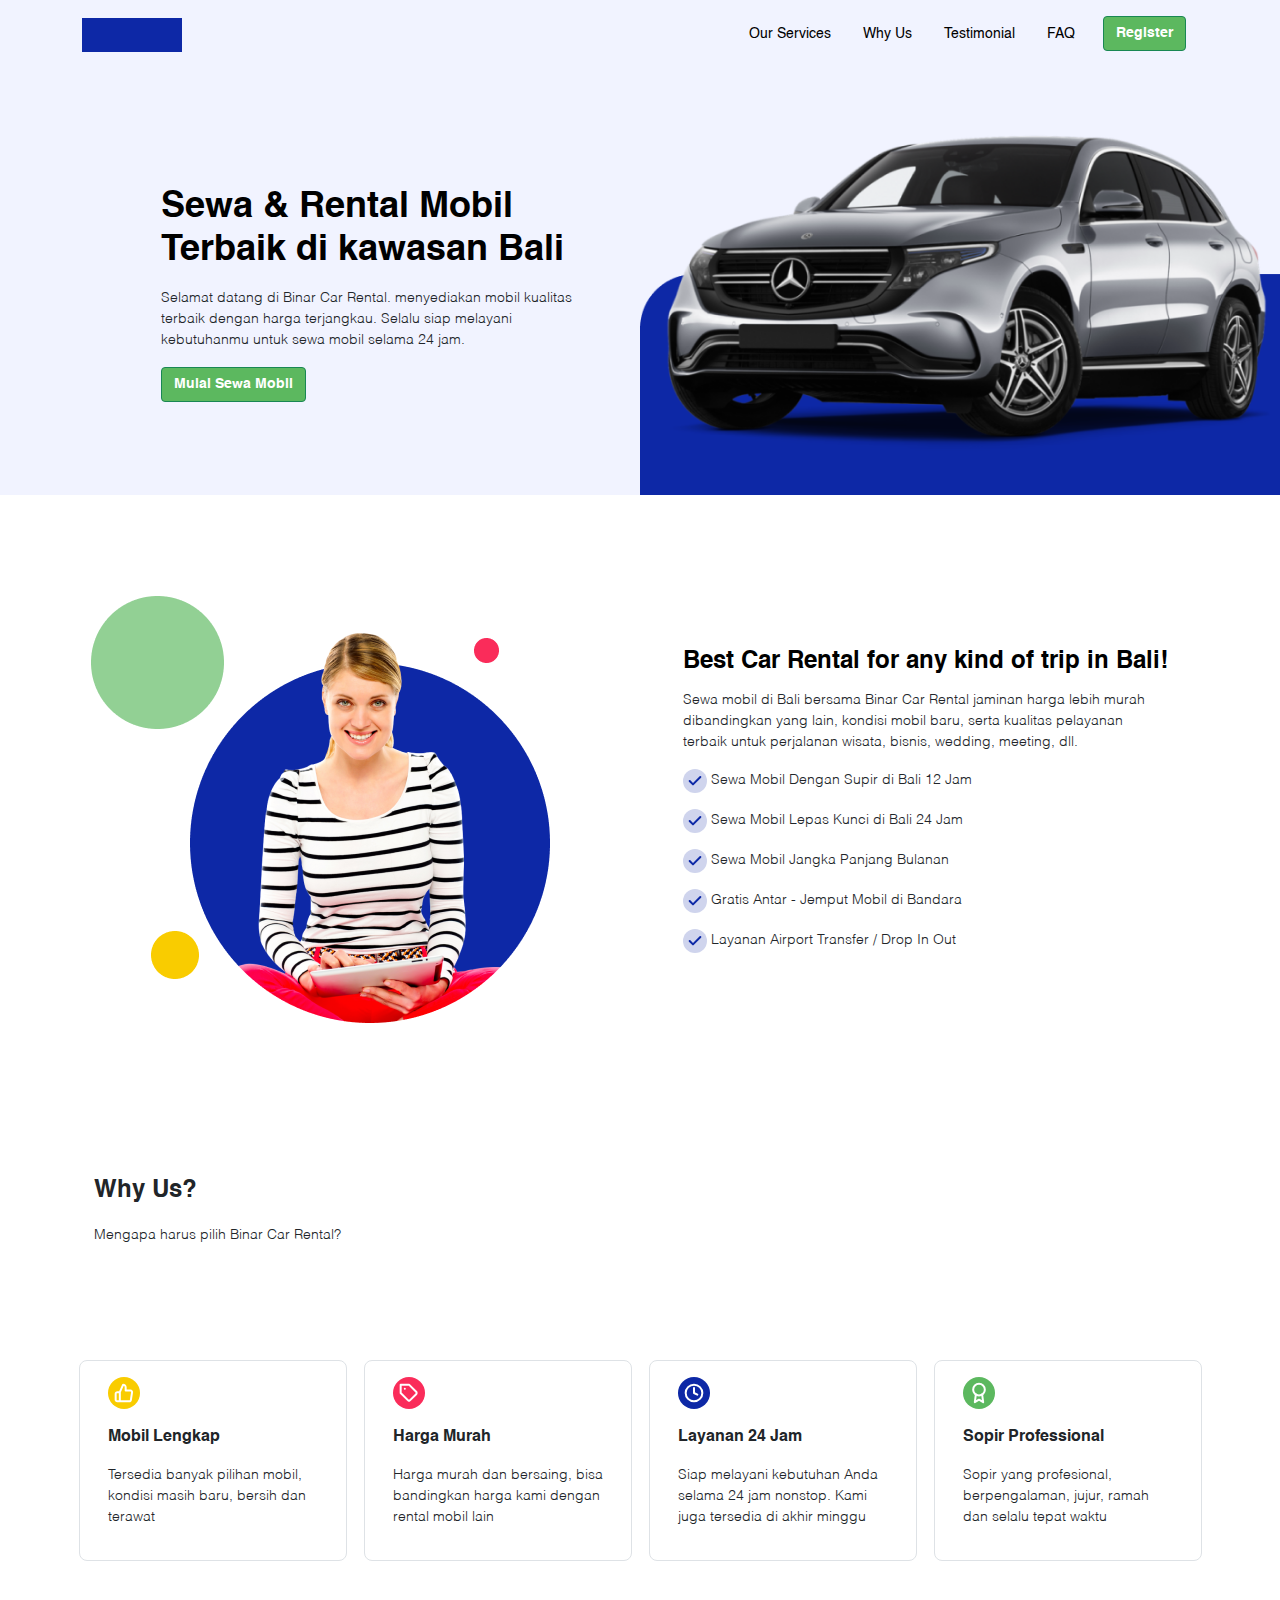
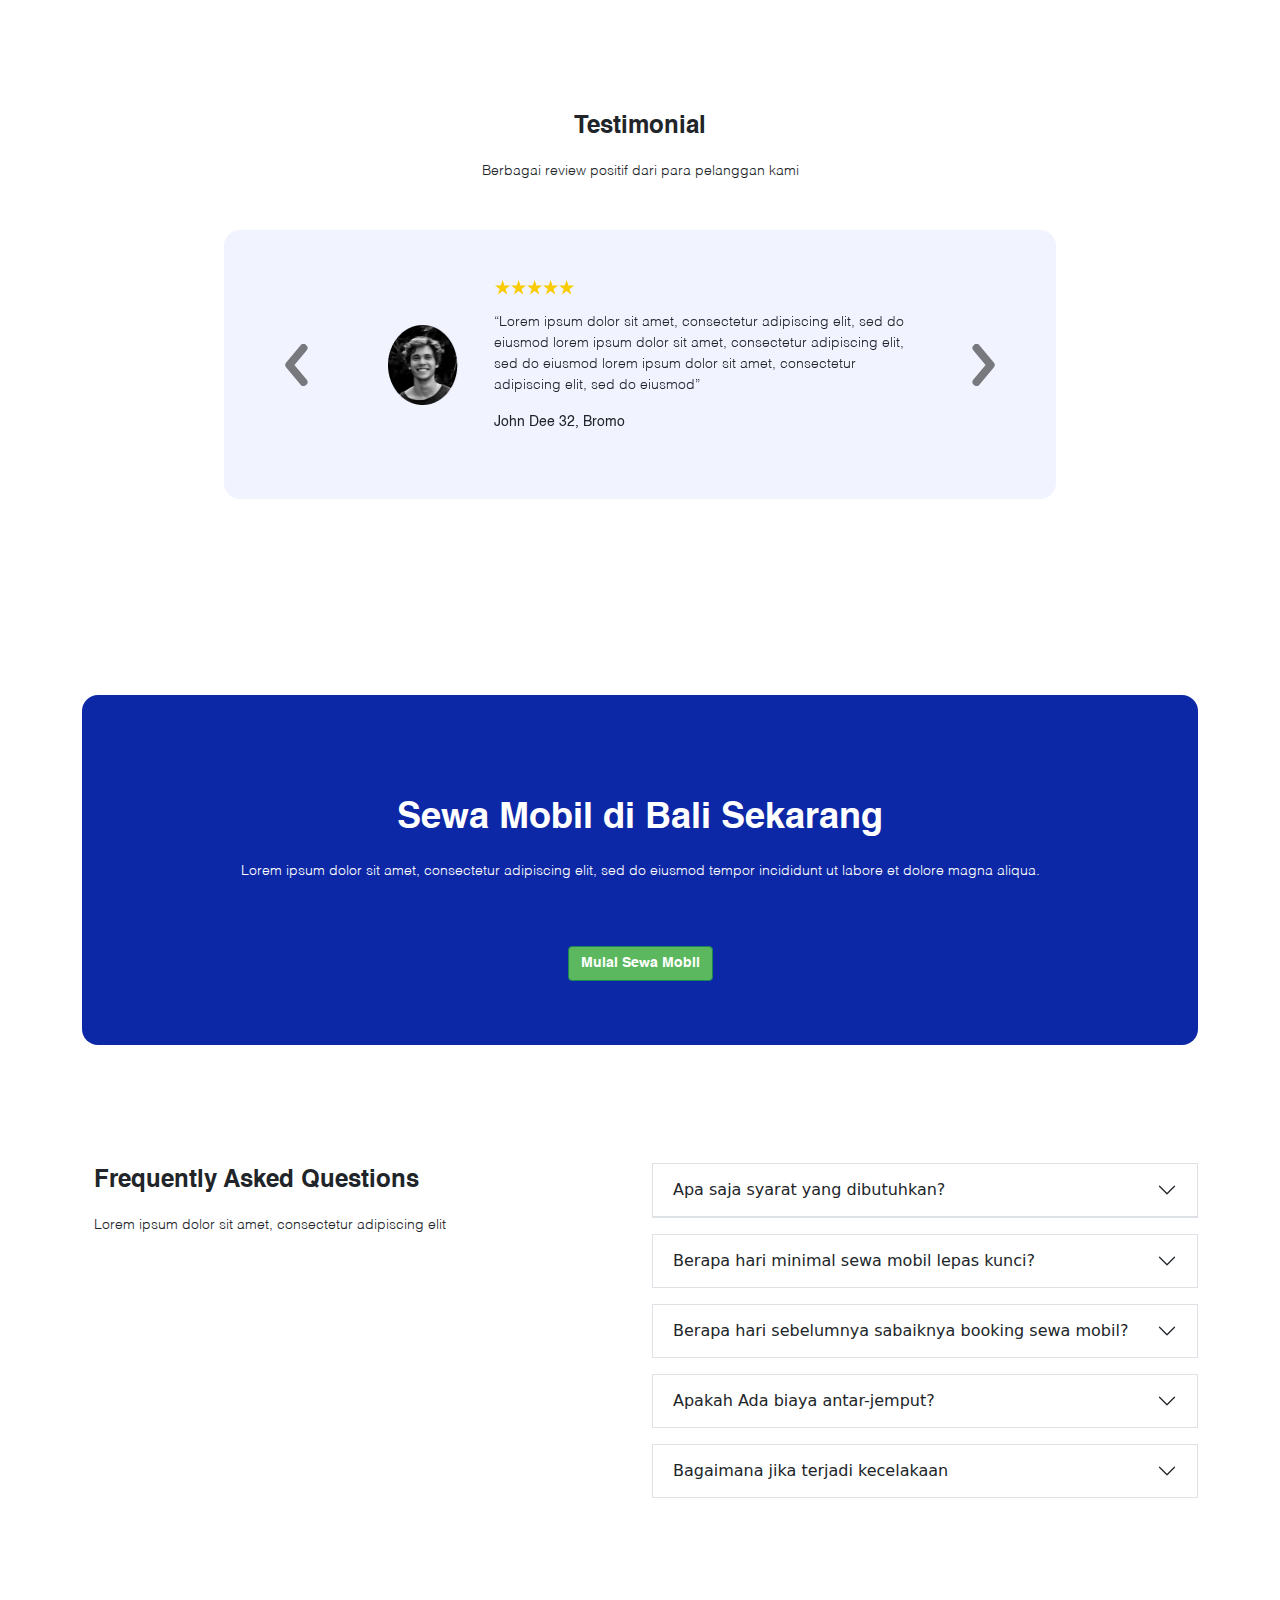
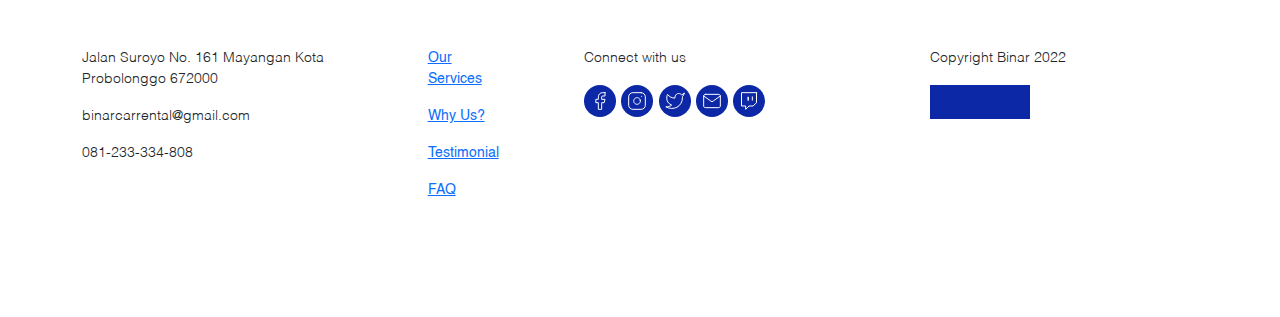
<file: public/index.html>
<!DOCTYPE html>
<html lang="en">
    <head>
        <meta charset="UTF-8">
        <meta name="viewport" content="width=device-width, initial-scale=1.0">
        <!-- Title -->
        <title>Landing Page</title>
        <!--Load Bootstrap-->
        <link href="dist/css/bootstrap.min.css" rel="stylesheet">
        <!-- Load CSS -->
        <link href="css/index.css" rel="stylesheet">
    </head>
    <!-- Body -->
    <body>
      <!-- Container Nav + Heroes -->
      <div class="container-fluid container-profile">
        <!-- Navbar -->
        <div class="container header">
          <header class="d-flex flex-wrap justify-content-center py-3 mb-4 nav-header">
            <!-- Logo Goes Here -->
            <a href="#" class="d-flex align-items-center mb-3 mb-md-0 me-md-auto link-body-emphasis text-decoration-none">
              <img src="images/logo.png" loading="lazy">
            </a>
            <!-- Navbar toggler (Hamburger button) -->
            <button class="navbar-toggler" type="button" data-bs-toggle="offcanvas" data-bs-target="#sidebarNav" aria-controls="sidebarNav" aria-expanded="false" aria-label="Toggle navigation">
              <svg width="24" height="24" viewBox="0 0 24 24" fill="none" xmlns="http://www.w3.org/2000/svg">
                <path d="M3 18H21" stroke="#222222" stroke-width="2" stroke-linecap="round" stroke-linejoin="round"/>
                <path d="M3 12H21" stroke="#222222" stroke-width="2" stroke-linecap="round" stroke-linejoin="round"/>
                <path d="M3 6H21" stroke="#222222" stroke-width="2" stroke-linecap="round" stroke-linejoin="round"/>
              </svg>
            </button>
            <!-- Sidebar Navigation for Mobile View -->
            <div class="offcanvas offcanvas-end" tabindex="-1" id="sidebarNav">
              <div class="offcanvas-header">
                  <h5 class="offcanvas-title font__helvetica--small--bold" id="offcanvasLabel">BCR</h5>
                  <button type="button" class="btn-close" data-bs-dismiss="offcanvas" aria-label="Close"></button>
              </div>
              <div class="offcanvas-body">
                  <ul class="navbar-nav justify-content-end flex-grow-1 pe-3">
                      <li class="nav-item">
                          <a class="nav-link active font__helvetica--small" href="#our-services">Our Services</a>
                      </li>
                      <li class="nav-item">
                          <a class="nav-link font__helvetica--small" href="#why-us">Why Us</a>
                      </li>
                      <li class="nav-item">
                          <a class="nav-link font__helvetica--small" href="#testimonial">Testimonial</a>
                      </li>
                      <li class="nav-item">
                          <a class="nav-link font__helvetica--small" href="#faq">FAQ</a>
                      </li>
                      <li class="nav-item">
                          <a href="#" class="btn-s btn btn-success rounded-1">Register</a>
                      </li>
                  </ul>
              </div>
            </div>
            <!-- Menu Options -->
            <ul class="nav nav-pills">
              <li class="nav-item"><a href="#our-services" class="nav-link" aria-current="page">Our Services</a></li>
              <li class="nav-item"><a href="#why-us" class="nav-link">Why Us</a></li>
              <li class="nav-item"><a href="#testimonial" class="nav-link">Testimonial</a></li>
              <li class="nav-item"><a href="#faq" class="nav-link">FAQ</a></li>
              <li class="nav-item">
                <div class="container">
                  <a href="#" class="btn-s btn btn-success rounded-1">Register</a>
                </div></li>
            </ul>
          </header>
          
        </div>
        <!-- Heroes -->
        <div class="row align-items-center">
          <!-- Heroes Description -->
          <div class="col col-description">
            <div class="container container-description">
              <h1 class="display-5 fw-bold text-body-emphasis lh-2 mb-3 font__helvetica--large--bold">Sewa &amp; Rental Mobil Terbaik di kawasan Bali</h1>
              <p class="lead description-content font__helvetica--small--light">Selamat datang di Binar Car Rental. menyediakan mobil kualitas terbaik dengan harga terjangkau. Selalu siap melayani kebutuhanmu untuk sewa mobil selama 24 jam.</p>
              <a href="cars.html" class="btn-s btn btn-success rounded-1">Mulai Sewa Mobil</a>
            </div>
          </div>
          <!-- Heroes Image -->
          <div class="col-md-6 text-end col-picture">
            <img src="images/img_car.png" class="img-fluid" alt="Bootstrap Themes" loading="lazy">
          </div>
        </div>
      </div>
      <!-- Our Services Container -->
      <div class="container-fluid container-services" id="our-services">
        <div class="row align-items-center row-why-us">
          <!-- Services Image -->
          <div class="col-md-6 col-picture--service">
            <img src="images/img_service.png" class="img-fluid" alt="Bootstrap Themes" loading="lazy">
          </div>
          <!-- Services Content -->
          <div class="col">
            <!-- Services Paragraph -->
            <div class="container container-description">
              <h1 class="display-5 fw-bold text-body-emphasis lh-1 mb-3 font__helvetica--medium--bold">Best Car Rental for any kind of trip in Bali!</h1>
              <p class="description-content lead font__helvetica--small--light">Sewa mobil di Bali bersama Binar Car Rental jaminan harga lebih murah dibandingkan yang lain, kondisi mobil baru, serta kualitas pelayanan terbaik untuk perjalanan wisata, bisnis, wedding, meeting, dll.</p>
              <!-- Services List -->
              <div class="list-container">
                <p class="font__helvetica--small--light">
                  <a>
                    <svg width="24" height="24" viewBox="0 0 24 24" fill="none" xmlns="http://www.w3.org/2000/svg">
                      <circle cx="12" cy="12" r="12" fill="#CFD4ED"/>
                      <path d="M17.3333 8L9.99996 15.3333L6.66663 12" stroke="#0D28A6" stroke-width="2" stroke-linecap="round" stroke-linejoin="round"/>
                    </svg>
                    Sewa Mobil Dengan Supir di Bali 12 Jam
                  </a>
                </p>
                <p class="font__helvetica--small--light">
                  <a>
                    <svg width="24" height="24" viewBox="0 0 24 24" fill="none" xmlns="http://www.w3.org/2000/svg">
                      <circle cx="12" cy="12" r="12" fill="#CFD4ED"/>
                      <path d="M17.3333 8L9.99996 15.3333L6.66663 12" stroke="#0D28A6" stroke-width="2" stroke-linecap="round" stroke-linejoin="round"/>
                    </svg>
                    Sewa Mobil Lepas Kunci di Bali 24 Jam
                  </a>
                </p>
                <p class="font__helvetica--small--light">
                  <a>
                    <svg width="24" height="24" viewBox="0 0 24 24" fill="none" xmlns="http://www.w3.org/2000/svg">
                      <circle cx="12" cy="12" r="12" fill="#CFD4ED"/>
                      <path d="M17.3333 8L9.99996 15.3333L6.66663 12" stroke="#0D28A6" stroke-width="2" stroke-linecap="round" stroke-linejoin="round"/>
                    </svg>
                    Sewa Mobil Jangka Panjang Bulanan 
                  </a>
                </p>
                <p class="font__helvetica--small--light">
                  <a>
                    <svg width="24" height="24" viewBox="0 0 24 24" fill="none" xmlns="http://www.w3.org/2000/svg">
                      <circle cx="12" cy="12" r="12" fill="#CFD4ED"/>
                      <path d="M17.3333 8L9.99996 15.3333L6.66663 12" stroke="#0D28A6" stroke-width="2" stroke-linecap="round" stroke-linejoin="round"/>
                    </svg>
                    Gratis Antar - Jemput Mobil di Bandara
                  </a>
                </p>
                <p class="font__helvetica--small--light">
                  <a>
                    <svg width="24" height="24" viewBox="0 0 24 24" fill="none" xmlns="http://www.w3.org/2000/svg">
                      <circle cx="12" cy="12" r="12" fill="#CFD4ED"/>
                      <path d="M17.3333 8L9.99996 15.3333L6.66663 12" stroke="#0D28A6" stroke-width="2" stroke-linecap="round" stroke-linejoin="round"/>
                    </svg>
                    Layanan Airport Transfer / Drop In Out
                  </a>
                </p>
              </div>
            </div>
          </div>
        </div>
      </div>
      <!-- Why Us Section -->
      <div class="container-fluid" id="why-us">
        <div class="container" id="featured-3">
          <!-- Why Us Header/Title -->
          <div class="container container-why-us">
            <p class="font__helvetica--medium--bold">Why Us?</p>
            <p class="font__helvetica--small--light">Mengapa harus pilih Binar Car Rental?</p>
          </div>
          <!-- Cards -->
          <div class="row g-4 py-5 row-cols-1 row-cols-md-3 container-whyus">
            <div class="feature col col-why-us border rounded-3 px-3 py-3">
              <div class="container">
                <div class="feature-icon d-inline-flex align-items-center justify-content-center fs-2 mb-3">
                  <svg width="32" height="32" viewBox="0 0 32 32" fill="none" xmlns="http://www.w3.org/2000/svg">
                    <circle cx="16" cy="16" r="16" fill="#F9CC00"/>
                    <path d="M11.8333 24.3333H9.33329C8.89127 24.3333 8.46734 24.1577 8.15478 23.8452C7.84222 23.5326 7.66663 23.1087 7.66663 22.6667V16.8333C7.66663 16.3913 7.84222 15.9674 8.15478 15.6548C8.46734 15.3423 8.89127 15.1667 9.33329 15.1667H11.8333M17.6666 13.5V10.1667C17.6666 9.50362 17.4032 8.86774 16.9344 8.3989C16.4656 7.93006 15.8297 7.66666 15.1666 7.66666L11.8333 15.1667V24.3333H21.2333C21.6352 24.3379 22.0253 24.197 22.3315 23.9367C22.6378 23.6763 22.8397 23.3141 22.9 22.9167L24.05 15.4167C24.0862 15.1778 24.0701 14.9339 24.0027 14.7019C23.9354 14.4698 23.8184 14.2552 23.6598 14.0729C23.5013 13.8906 23.305 13.7449 23.0846 13.646C22.8642 13.5471 22.6249 13.4973 22.3833 13.5H17.6666Z" stroke="white" stroke-width="2" stroke-linecap="round" stroke-linejoin="round"/>
                  </svg>
                </div>
                <p class="font__helvetica--small--bold">Mobil Lengkap</p>
                <p class="font__helvetica--small--light">Tersedia banyak pilihan mobil, kondisi masih baru, bersih dan terawat</p>
              </div>
            </div>
            <div class="feature col col-why-us border rounded-3 px-3 py-3">
              <div class="container">
                <div class="feature-icon d-inline-flex align-items-center justify-content-center fs-2 mb-3">
                  <svg width="32" height="32" viewBox="0 0 32 32" fill="none" xmlns="http://www.w3.org/2000/svg">
                    <circle cx="16" cy="16" r="16" fill="#FA2C5A"/>
                    <path d="M23.1583 17.175L17.1833 23.15C17.0285 23.305 16.8447 23.4279 16.6424 23.5118C16.44 23.5956 16.2232 23.6388 16.0041 23.6388C15.7851 23.6388 15.5682 23.5956 15.3659 23.5118C15.1636 23.4279 14.9797 23.305 14.825 23.15L7.66663 16V7.66666H16L23.1583 14.825C23.4687 15.1373 23.6429 15.5597 23.6429 16C23.6429 16.4403 23.4687 16.8627 23.1583 17.175V17.175Z" stroke="white" stroke-width="2" stroke-linecap="round" stroke-linejoin="round"/>
                    <path d="M11.8334 11.8333H11.8417" stroke="white" stroke-width="2" stroke-linecap="round" stroke-linejoin="round"/>
                  </svg>
                </div>
                <p class="font__helvetica--small--bold">Harga Murah</p>
                <p class="font__helvetica--small--light">Harga murah dan bersaing, bisa bandingkan harga kami dengan rental mobil lain</p>
              </div>
            </div>
            <div class="feature col col-why-us border rounded-3 px-3 py-3">
              <div class="container">
                <div class="feature-icon d-inline-flex align-items-center justify-content-center fs-2 mb-3">
                  <svg width="32" height="32" viewBox="0 0 32 32" fill="none" xmlns="http://www.w3.org/2000/svg">
                    <circle cx="16" cy="16" r="16" fill="#0D28A6"/>
                    <path d="M16 24.3333C20.6023 24.3333 24.3333 20.6024 24.3333 16C24.3333 11.3976 20.6023 7.66666 16 7.66666C11.3976 7.66666 7.66663 11.3976 7.66663 16C7.66663 20.6024 11.3976 24.3333 16 24.3333Z" stroke="white" stroke-width="2" stroke-linecap="round" stroke-linejoin="round"/>
                    <path d="M16 11V16L19.3333 17.6667" stroke="white" stroke-width="2" stroke-linecap="round" stroke-linejoin="round"/>
                  </svg>
                </div>
                <p class="font__helvetica--small--bold">Layanan 24 Jam</p>
                <p class="font__helvetica--small--light">Siap melayani kebutuhan Anda selama 24 jam nonstop. Kami juga tersedia di akhir minggu</p>
              </div>
            </div>
            <div class="feature col col-why-us border rounded-3 px-3 py-3">
              <div class="container">
                <div class="feature-icon d-inline-flex align-items-center justify-content-center fs-2 mb-3">
                  <svg width="32" height="32" viewBox="0 0 32 32" fill="none" xmlns="http://www.w3.org/2000/svg">
                    <circle cx="16" cy="16" r="16" fill="#5CB85F"/>
                    <path d="M16.0001 18.5C19.2217 18.5 21.8334 15.8883 21.8334 12.6667C21.8334 9.44501 19.2217 6.83334 16.0001 6.83334C12.7784 6.83334 10.1667 9.44501 10.1667 12.6667C10.1667 15.8883 12.7784 18.5 16.0001 18.5Z" stroke="white" stroke-width="2" stroke-linecap="round" stroke-linejoin="round"/>
                    <path d="M12.8416 17.575L11.8333 25.1667L15.9999 22.6667L20.1666 25.1667L19.1583 17.5667" stroke="white" stroke-width="2" stroke-linecap="round" stroke-linejoin="round"/>
                  </svg>
                </div>
                <p class="font__helvetica--small--bold">Sopir Professional</p>
                <p class="font__helvetica--small--light">Sopir yang profesional, berpengalaman, jujur, ramah dan selalu tepat waktu</p>
              </div>
            </div>
          </div>
        </div>
      </div>
      <!-- Testimonial Section -->
      <div class="container-fluid mb-5 container-testimonial" id="testimonial">
        <!-- Testimonial Header/Title -->
        <div class="container-testimonial__title">
            <p class="font__helvetica--medium--bold text-center">Testimonial</p>
            <p class="font__helvetica--small--light text-center mb-5">Berbagai review positif dari para pelanggan kami</p>
        </div>
        <div class="container container-carousel rounded-4">
          <div id="carouselExample" class="carousel slide">
            <div class="carousel-inner">
              <!-- First slide -->
              <div class="carousel-item active">
                <div class="container testimonial">
                  <div class="col-picture--testimonial">
                      <img class="picture-testimonial" src="images/img_photo.png">
                  </div>
                  <div class="col-testimonial">
                    <svg width="81" height="16" viewBox="0 0 81 16" fill="none" xmlns="http://www.w3.org/2000/svg">
                      <path d="M8.59229 0L10.3884 5.52786H16.2007L11.4985 8.94427L13.2946 14.4721L8.59229 11.0557L3.89 14.4721L5.68612 8.94427L0.983833 5.52786H6.79617L8.59229 0Z" fill="#F9CC00"/>
                      <path d="M24.5923 0L26.3884 5.52786H32.2007L27.4985 8.94427L29.2946 14.4721L24.5923 11.0557L19.89 14.4721L21.6861 8.94427L16.9838 5.52786H22.7962L24.5923 0Z" fill="#F9CC00"/>
                      <path d="M40.5923 0L42.3884 5.52786H48.2007L43.4985 8.94427L45.2946 14.4721L40.5923 11.0557L35.89 14.4721L37.6861 8.94427L32.9838 5.52786H38.7962L40.5923 0Z" fill="#F9CC00"/>
                      <path d="M56.5923 0L58.3884 5.52786H64.2007L59.4985 8.94427L61.2946 14.4721L56.5923 11.0557L51.89 14.4721L53.6861 8.94427L48.9838 5.52786H54.7962L56.5923 0Z" fill="#F9CC00"/>
                      <path d="M72.5923 0L74.3884 5.52786H80.2007L75.4985 8.94427L77.2946 14.4721L72.5923 11.0557L67.89 14.4721L69.6861 8.94427L64.9838 5.52786H70.7962L72.5923 0Z" fill="#F9CC00"/>
                    </svg>
                    <p class="pt-3 font__helvetica--small--light">“Lorem ipsum dolor sit amet, consectetur adipiscing elit, sed do eiusmod lorem ipsum dolor sit amet, consectetur adipiscing elit, sed do eiusmod lorem ipsum dolor sit amet, consectetur adipiscing elit, sed do eiusmod”</p>
                    <p class="font__helvetica--small">John Dee 32, Bromo</p>
                  </div>
                </div>
              </div>
      
              <!-- Second slide -->
              <div class="carousel-item">
                <div class="container testimonial">
                  <div class="col-picture--testimonial">
                      <img class="picture-testimonial" src="images/img_photo.png">
                  </div>
                  <div class="col-testimonial">
                    <svg width="81" height="16" viewBox="0 0 81 16" fill="none" xmlns="http://www.w3.org/2000/svg">
                      <path d="M8.59229 0L10.3884 5.52786H16.2007L11.4985 8.94427L13.2946 14.4721L8.59229 11.0557L3.89 14.4721L5.68612 8.94427L0.983833 5.52786H6.79617L8.59229 0Z" fill="#F9CC00"/>
                      <path d="M24.5923 0L26.3884 5.52786H32.2007L27.4985 8.94427L29.2946 14.4721L24.5923 11.0557L19.89 14.4721L21.6861 8.94427L16.9838 5.52786H22.7962L24.5923 0Z" fill="#F9CC00"/>
                      <path d="M40.5923 0L42.3884 5.52786H48.2007L43.4985 8.94427L45.2946 14.4721L40.5923 11.0557L35.89 14.4721L37.6861 8.94427L32.9838 5.52786H38.7962L40.5923 0Z" fill="#F9CC00"/>
                      <path d="M56.5923 0L58.3884 5.52786H64.2007L59.4985 8.94427L61.2946 14.4721L56.5923 11.0557L51.89 14.4721L53.6861 8.94427L48.9838 5.52786H54.7962L56.5923 0Z" fill="#F9CC00"/>
                      <path d="M72.5923 0L74.3884 5.52786H80.2007L75.4985 8.94427L77.2946 14.4721L72.5923 11.0557L67.89 14.4721L69.6861 8.94427L64.9838 5.52786H70.7962L72.5923 0Z" fill="#F9CC00"/>
                    </svg>
                    <p class="pt-3 font__helvetica--small--light">“Lorem ipsum dolor sit amet, consectetur adipiscing elit, sed do eiusmod lorem ipsum dolor sit amet, consectetur adipiscing elit, sed do eiusmod lorem ipsum dolor sit amet, consectetur adipiscing elit, sed do eiusmod”</p>
                    <p class="font__helvetica--small">John Dee 32, Bromo</p>
                  </div>
                </div>
              </div>
      
              <!-- Third slide -->
              <div class="carousel-item">
                <div class="container testimonial">
                  <div class="col-picture--testimonial">
                      <img class="picture-testimonial" src="images/img_photo.png">
                  </div>
                  <div class="col-testimonial">
                    <svg width="81" height="16" viewBox="0 0 81 16" fill="none" xmlns="http://www.w3.org/2000/svg">
                      <path d="M8.59229 0L10.3884 5.52786H16.2007L11.4985 8.94427L13.2946 14.4721L8.59229 11.0557L3.89 14.4721L5.68612 8.94427L0.983833 5.52786H6.79617L8.59229 0Z" fill="#F9CC00"/>
                      <path d="M24.5923 0L26.3884 5.52786H32.2007L27.4985 8.94427L29.2946 14.4721L24.5923 11.0557L19.89 14.4721L21.6861 8.94427L16.9838 5.52786H22.7962L24.5923 0Z" fill="#F9CC00"/>
                      <path d="M40.5923 0L42.3884 5.52786H48.2007L43.4985 8.94427L45.2946 14.4721L40.5923 11.0557L35.89 14.4721L37.6861 8.94427L32.9838 5.52786H38.7962L40.5923 0Z" fill="#F9CC00"/>
                      <path d="M56.5923 0L58.3884 5.52786H64.2007L59.4985 8.94427L61.2946 14.4721L56.5923 11.0557L51.89 14.4721L53.6861 8.94427L48.9838 5.52786H54.7962L56.5923 0Z" fill="#F9CC00"/>
                      <path d="M72.5923 0L74.3884 5.52786H80.2007L75.4985 8.94427L77.2946 14.4721L72.5923 11.0557L67.89 14.4721L69.6861 8.94427L64.9838 5.52786H70.7962L72.5923 0Z" fill="#F9CC00"/>
                    </svg>
                    <p class="pt-3 font__helvetica--small--light">“Lorem ipsum dolor sit amet, consectetur adipiscing elit, sed do eiusmod lorem ipsum dolor sit amet, consectetur adipiscing elit, sed do eiusmod lorem ipsum dolor sit amet, consectetur adipiscing elit, sed do eiusmod”</p>
                    <p class="font__helvetica--small">John Dee 32, Bromo</p>
                  </div>
                </div>
              </div>
            </div>
            <!-- Carousel Control -->
            <button class="carousel-control-prev" type="button" data-bs-target="#carouselExample" data-bs-slide="prev">
              <svg width="57" height="68" viewBox="0 0 57 68" fill="none" xmlns="http://www.w3.org/2000/svg">
                <path d="M35.4836 51L21.2902 34L35.4836 17" stroke="black" stroke-width="8" stroke-linecap="round" stroke-linejoin="round"/>
              </svg>
              <span class="visually-hidden">Previous</span>
            </button>
            <button class="carousel-control-next" type="button" data-bs-target="#carouselExample" data-bs-slide="next">
              <svg width="57" height="68" viewBox="0 0 57 68" fill="none" xmlns="http://www.w3.org/2000/svg">
                <path d="M21.5164 51L35.7098 34L21.5164 17" stroke="black" stroke-width="8" stroke-linecap="round" stroke-linejoin="round"/>
              </svg>
              <span class="visually-hidden">Next</span>
            </button>
          </div>
        </div>
      </div>
      <!-- Banner Section -->
      <div class="container container-banner">
        <div class="col-md-12">
          <div class="banner h-100 p-5 rounded-4 my-5">
            <div class="text-center py-5">
              <p class="font__helvetica--large--bold text-center">Sewa Mobil di Bali Sekarang</p>
              <p class="font__helvetica--small--light text-center">Lorem ipsum dolor sit amet, consectetur adipiscing elit, sed do eiusmod tempor incididunt ut labore et dolore magna aliqua.</p>
            </div>
            <p class="text-center">
              <a href="#" class="btn-s btn btn-success rounded-1">Mulai Sewa Mobil</a>
            </p>
          </div>
        </div>
      </div>
      <!-- FAQ Section -->
      <div class="container container-faq" id="faq">
        <div class="row">
          <!-- FAQ Header/Title -->
          <div class="col-md-6">
            <div class="container">
              <p class="font__helvetica--medium--bold">Frequently Asked Questions</p>
              <p class="font__helvetica--small--light">Lorem ipsum dolor sit amet, consectetur adipiscing elit</p>
            </div>
          </div>
          <!-- FAQ Questions & Answers -->
          <div class="col-md-6">
            <div class="accordion accordion-flush" id="accordionExample">
              <div class="accordion-item">
                <h2 class="accordion-header border">
                  <button class="accordion-button collapsed" type="button" data-bs-toggle="collapse" data-bs-target="#collapseOne" aria-expanded="true" aria-controls="collapseOne">
                    Apa saja syarat yang dibutuhkan?
                  </button>
                </h2>
                <div id="collapseOne" class="accordion-collapse collapse" data-bs-parent="#accordionExample">
                  <div class="accordion-body">
                    <strong>Syarat yang dibutuhkan adalah sebagai berikut</strong> Penyewa harus memiliki kartu tanda penduduk atau paspor, dan surat izin mengemudi agar dapat menyewa mobil. Bagi yang sekaligus menyewa supir surat izin mengemudi tidak diperlukan
                  </div>
                </div>
              </div>
              <div class="accordion-item border">
                <h2 class="accordion-header">
                  <button class="accordion-button collapsed" type="button" data-bs-toggle="collapse" data-bs-target="#collapseTwo" aria-expanded="false" aria-controls="collapseTwo">
                    Berapa hari minimal sewa mobil lepas kunci?
                  </button>
                </h2>
                <div id="collapseTwo" class="accordion-collapse collapse" data-bs-parent="#accordionExample">
                  <div class="accordion-body">
                    <strong>Ini jawaban pertanyaan kedua.</strong> Berikut adalah penjelasannya, teks ini dibuat hanya untuk memperpanjang teks jawaban sehingga enak dipandang mata
                  </div>
                </div>
              </div>
              <div class="accordion-item border">
                <h2 class="accordion-header">
                  <button class="accordion-button collapsed" type="button" data-bs-toggle="collapse" data-bs-target="#collapseThree" aria-expanded="false" aria-controls="collapseThree">
                    Berapa hari sebelumnya sabaiknya booking sewa mobil?
                  </button>
                </h2>
                <div id="collapseThree" class="accordion-collapse collapse" data-bs-parent="#accordionExample">
                  <div class="accordion-body">
                    <strong>Ini jawaban pertanyaan ketiga.</strong> Berikut adalah penjelasannya, teks ini dibuat hanya untuk memperpanjang teks jawaban sehingga enak dipandang mata
                  </div>
                </div>
              </div>
              <div class="accordion-item border">
                <h2 class="accordion-header">
                  <button class="accordion-button collapsed" type="button" data-bs-toggle="collapse" data-bs-target="#collapseFour" aria-expanded="false" aria-controls="collapseFour">
                    Apakah Ada biaya antar-jemput?
                  </button>
                </h2>
                <div id="collapseFour" class="accordion-collapse collapse" data-bs-parent="#accordionExample">
                  <div class="accordion-body">
                    <strong>Ini jawaban pertanyaan keempat.</strong> Berikut adalah penjelasannya, teks ini dibuat hanya untuk memperpanjang teks jawaban sehingga enak dipandang mata
                  </div>
                </div>
              </div>
              <div class="accordion-item border">
                <h2 class="accordion-header">
                  <button class="accordion-button collapsed" type="button" data-bs-toggle="collapse" data-bs-target="#collapseFive" aria-expanded="false" aria-controls="collapseFive">
                    Bagaimana jika terjadi kecelakaan
                  </button>
                </h2>
                <div id="collapseFive" class="accordion-collapse collapse" data-bs-parent="#accordionExample">
                  <div class="accordion-body">
                    <strong>Ini jawaban pertanyaan kelima.</strong> Berikut adalah penjelasannya, teks ini dibuat hanya untuk memperpanjang teks jawaban sehingga enak dipandang mata
                  </div>
                </div>
              </div>
            </div>
          </div>
        </div>
      </div>
      <!-- Footer Section -->
      <div class="container container-footer">
        <div class="footer-adress">
          <p class="font__helvetica--small--light">Jalan Suroyo No. 161 Mayangan Kota Probolonggo 672000</p>
          <p class="font__helvetica--small--light">binarcarrental@gmail.com</p>
          <p class="font__helvetica--small--light">081-233-334-808</p>
        </div>
        <div class="footer-nav">
          <a href="#our-services"><p class="font__helvetica--small">Our Services</p></a>
          <a href="#why-us"><p class="font__helvetica--small">Why Us?</p></a>
          <a href="#testimonial"><p class="font__helvetica--small">Testimonial</p></a>
          <a href="#faq"><p class="font__helvetica--small">FAQ</p></a>
        </div>
        <div class="footer-social">
          <p class="font__helvetica--small--light">Connect with us</p>
          <div class="social">
            <svg width="32" height="32" viewBox="0 0 32 32" fill="none" xmlns="http://www.w3.org/2000/svg">
              <circle cx="16" cy="16" r="16" fill="#0D28A6"/>
              <path d="M21 7.66663H18.5C17.395 7.66663 16.3352 8.10561 15.5538 8.88701C14.7724 9.66842 14.3334 10.7282 14.3334 11.8333V14.3333H11.8334V17.6666H14.3334V24.3333H17.6667V17.6666H20.1667L21 14.3333H17.6667V11.8333C17.6667 11.6123 17.7545 11.4003 17.9108 11.244C18.0671 11.0878 18.279 11 18.5 11H21V7.66663Z" stroke="white" stroke-linecap="round" stroke-linejoin="round"/>
            </svg>
            <svg width="32" height="32" viewBox="0 0 32 32" fill="none" xmlns="http://www.w3.org/2000/svg">
              <circle cx="16" cy="16" r="16" fill="#0D28A6"/>
              <path d="M20.1666 7.66663H11.8333C9.53211 7.66663 7.66663 9.53211 7.66663 11.8333V20.1666C7.66663 22.4678 9.53211 24.3333 11.8333 24.3333H20.1666C22.4678 24.3333 24.3333 22.4678 24.3333 20.1666V11.8333C24.3333 9.53211 22.4678 7.66663 20.1666 7.66663Z" stroke="white" stroke-linecap="round" stroke-linejoin="round"/>
              <path d="M19.3334 15.475C19.4362 16.1685 19.3178 16.8769 18.9948 17.4992C18.6719 18.1215 18.161 18.6262 17.5347 18.9414C16.9085 19.2566 16.1987 19.3663 15.5065 19.2549C14.8143 19.1436 14.1748 18.8167 13.6791 18.321C13.1833 17.8252 12.8565 17.1857 12.7451 16.4935C12.6337 15.8013 12.7434 15.0916 13.0586 14.4653C13.3739 13.8391 13.8785 13.3281 14.5009 13.0052C15.1232 12.6823 15.8315 12.5638 16.525 12.6667C17.2325 12.7716 17.8874 13.1012 18.3931 13.6069C18.8988 14.1126 19.2285 14.7676 19.3334 15.475Z" stroke="white" stroke-linecap="round" stroke-linejoin="round"/>
              <path d="M20.5834 11.4166H20.5917" stroke="white" stroke-linecap="round" stroke-linejoin="round"/>
            </svg>
            <svg width="32" height="32" viewBox="0 0 32 32" fill="none" xmlns="http://www.w3.org/2000/svg">
              <circle cx="16" cy="16" r="16" fill="#0D28A6"/>
              <path d="M25.1667 8.49996C24.3687 9.06285 23.4851 9.49338 22.55 9.77496C22.0482 9.19788 21.3812 8.78887 20.6392 8.60323C19.8973 8.41759 19.1163 8.46429 18.4018 8.737C17.6873 9.00972 17.0737 9.49529 16.6442 10.1281C16.2146 10.7608 15.9898 11.5102 16 12.275V13.1083C14.5356 13.1463 13.0844 12.8215 11.7759 12.1628C10.4673 11.5042 9.34197 10.5322 8.50004 9.33329C8.50004 9.33329 5.16671 16.8333 12.6667 20.1666C10.9505 21.3316 8.906 21.9157 6.83337 21.8333C14.3334 26 23.5 21.8333 23.5 12.25C23.4993 12.0178 23.477 11.7863 23.4334 11.5583C24.2839 10.7195 24.8841 9.66055 25.1667 8.49996V8.49996Z" stroke="white" stroke-linecap="round" stroke-linejoin="round"/>
            </svg>
            <svg width="32" height="32" viewBox="0 0 32 32" fill="none" xmlns="http://www.w3.org/2000/svg">
              <circle cx="16" cy="16" r="16" fill="#0D28A6"/>
              <path d="M9.33329 9.33337H22.6666C23.5833 9.33337 24.3333 10.0834 24.3333 11V21C24.3333 21.9167 23.5833 22.6667 22.6666 22.6667H9.33329C8.41663 22.6667 7.66663 21.9167 7.66663 21V11C7.66663 10.0834 8.41663 9.33337 9.33329 9.33337Z" stroke="white" stroke-linecap="round" stroke-linejoin="round"/>
              <path d="M24.3333 11L16 16.8333L7.66663 11" stroke="white" stroke-linecap="round" stroke-linejoin="round"/>
            </svg>
            <svg width="32" height="32" viewBox="0 0 32 32" fill="none" xmlns="http://www.w3.org/2000/svg">
              <circle cx="16" cy="16" r="16" fill="#0D28A6"/>
              <path d="M19.3333 15.1666V11.8333M23.5 7.66663H8.5V21H12.6667V24.3333L16 21H20.1667L23.5 17.6666V7.66663ZM15.1667 15.1666V11.8333V15.1666Z" stroke="white" stroke-linecap="round" stroke-linejoin="round"/>
            </svg>
          </div>
        </div>
        <div class="footer-copyright">
          <p class="font__helvetica--small--light">Copyright Binar 2022</p>
          <img src="images/Rectangle74.png" loading="lazy">
        </div>
      </div>
      <!-- Load Java Script Bootstrap -->
      <script src="dist/js/bootstrap.bundle.min.js"></script>
    </body>
</html>
</file>
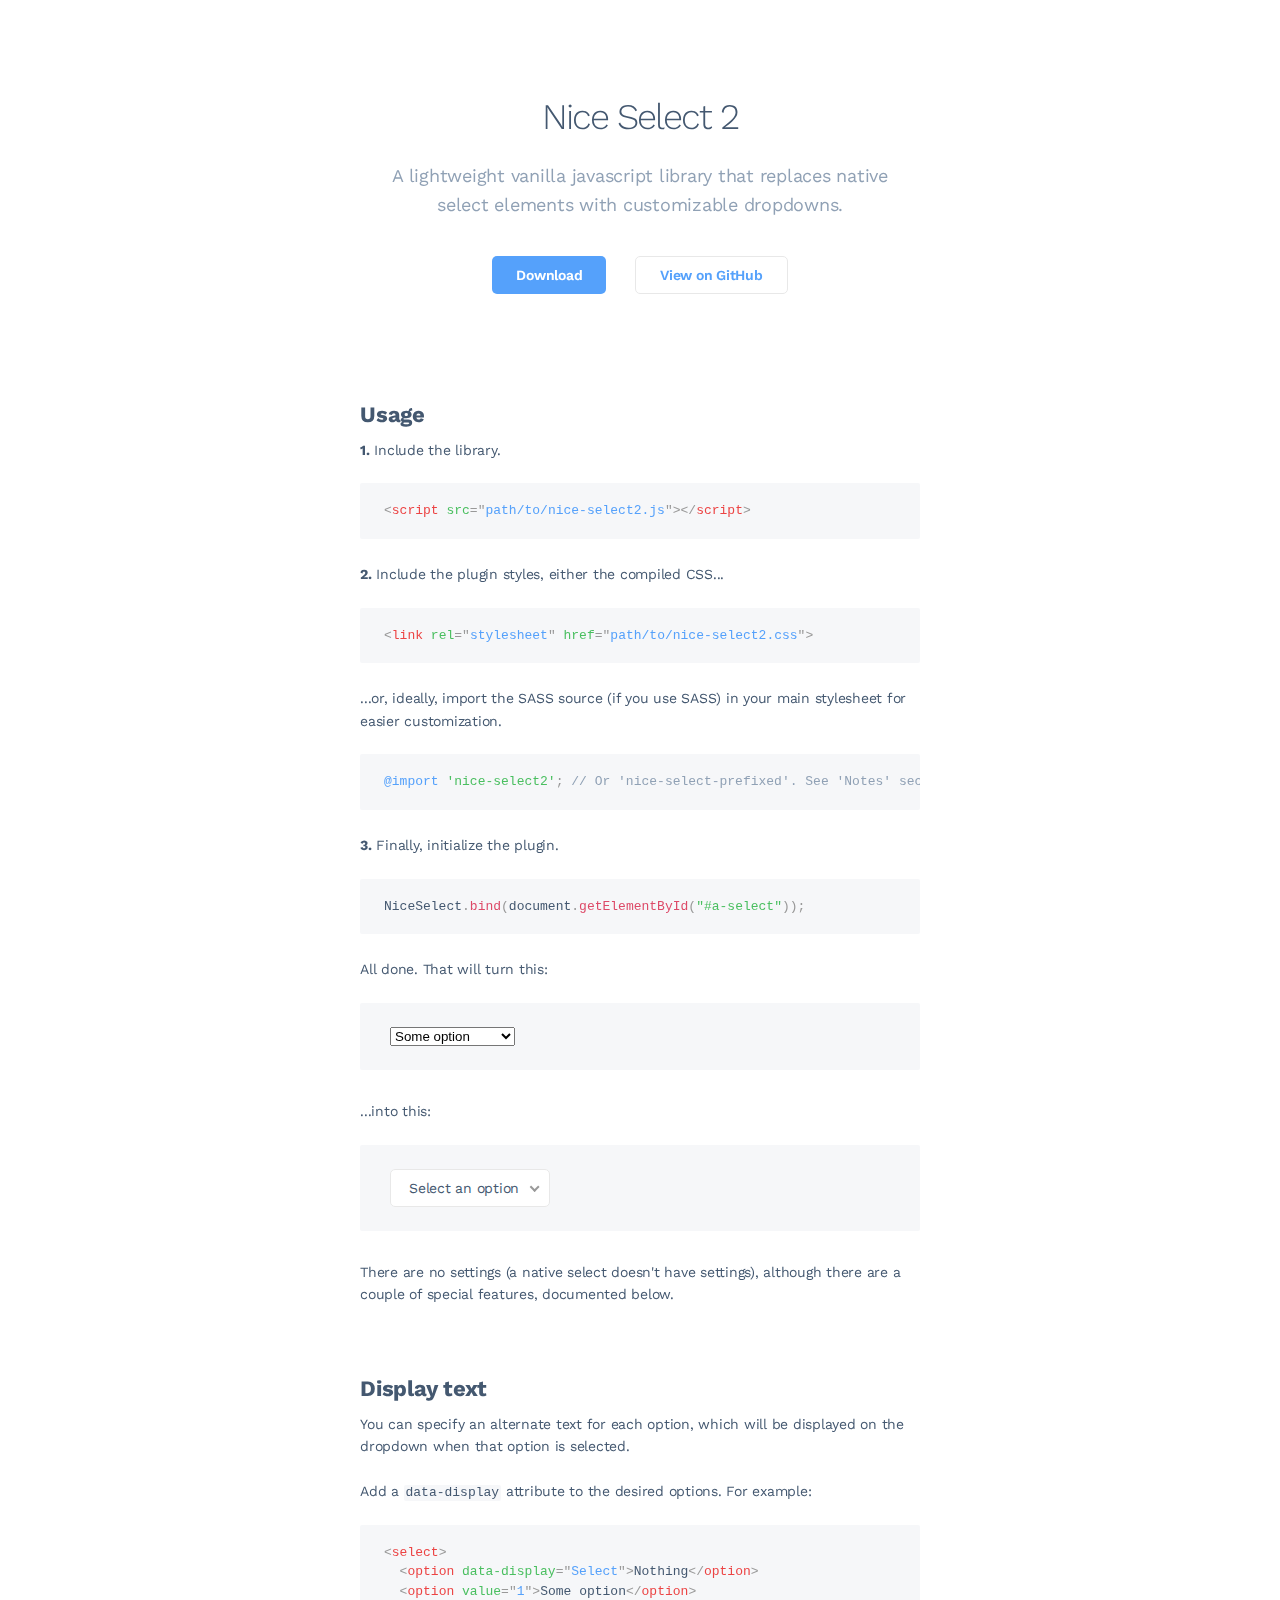
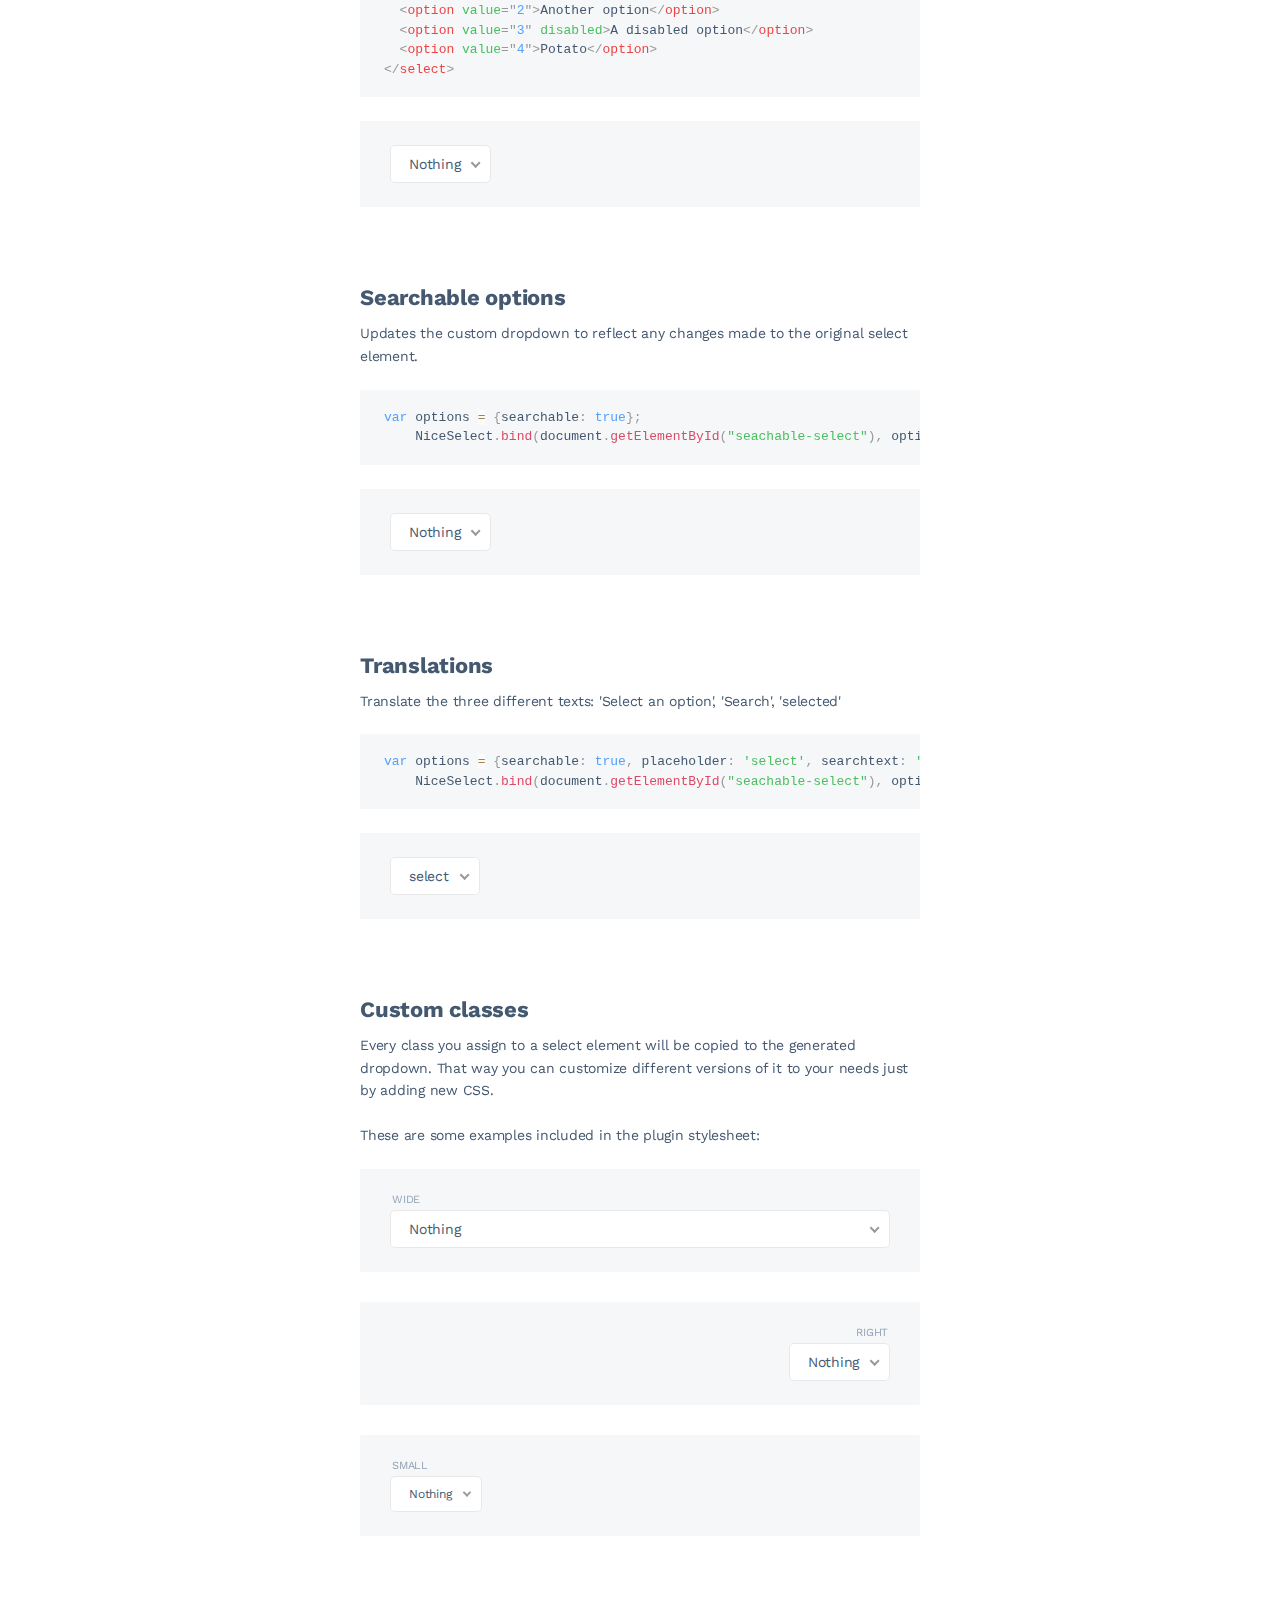
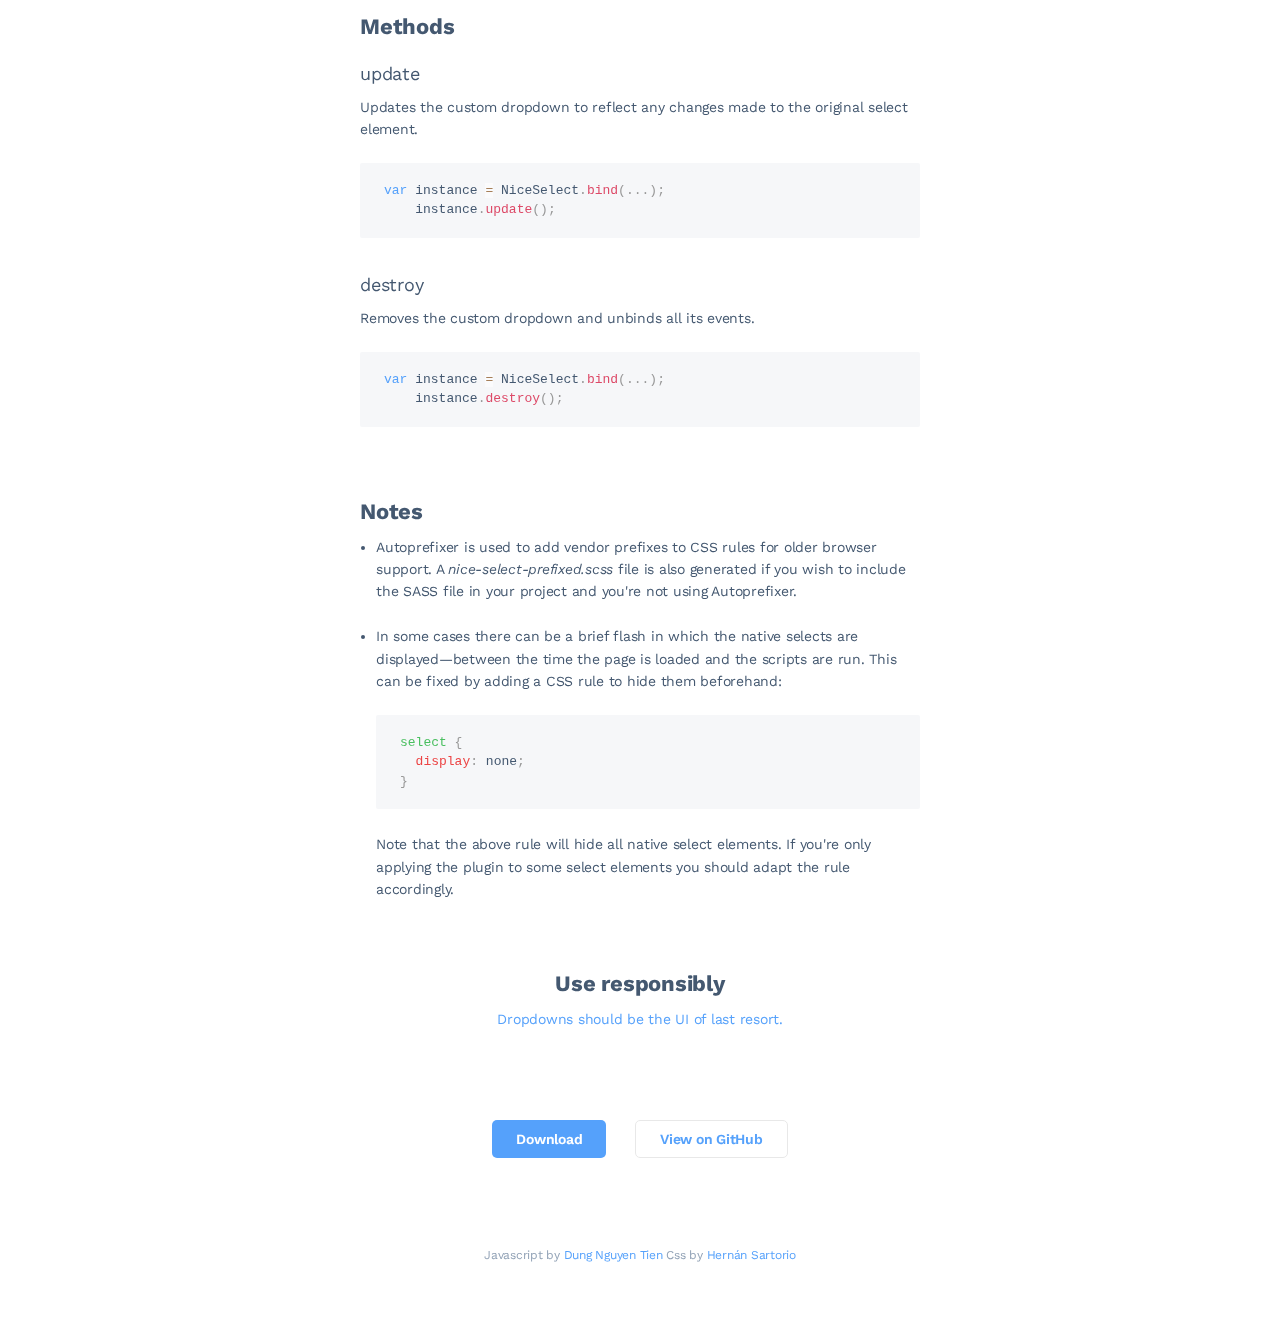
<file: public/scripts/nice-select2/docs/index.html>
<!DOCTYPE html>
<html>
<head>

  <meta charset="utf-8">
  <meta name="viewport" content="width=device-width, initial-scale=1, user-scalable=no">

  <title>Vanilla Javascript Nice Select2</title>

  <link href='https://fonts.googleapis.com/css?family=Work+Sans:300,400,600&Inconsolata:400,700' rel='stylesheet' type='text/css'>
  <link rel="stylesheet" href="dist/css/style.css">
  <link rel="stylesheet" href="dist/css/nice-select2.css">

  <!-- Global site tag (gtag.js) - Google Analytics -->
<script async src="https://www.googletagmanager.com/gtag/js?id=UA-40665301-3"></script>
<script>
  window.dataLayer = window.dataLayer || [];
  function gtag(){dataLayer.push(arguments);}
  gtag('js', new Date());

  gtag('config', 'UA-40665301-3');
</script>

</head>

<body>

  <div class="container">
  
    <div class="header">      
      <h1> Nice Select 2</h1>
      
      <p>A lightweight vanilla javascript library that replaces native select elements with customizable dropdowns.</p>
      
      <a href="https://github.com/bluzky/nice-select2/releases" class="button">Download</a>
      <a href="https://github.com/bluzky/nice-select2" class="button light">View on GitHub</a>
    </div>

    <h2>Usage</h2>
    <p><strong>1.</strong> Include the library.</p>
    
    <pre><code class="language-html">&lt;script src=&quot;path/to/nice-select2.js&quot;&gt;&lt;/script&gt;</code></pre>
    
    <p><strong>2.</strong> Include the plugin styles, either the compiled CSS...</p>
    
    <pre><code class="language-html">&lt;link rel=&quot;stylesheet&quot; href=&quot;path/to/nice-select2.css&quot;&gt;</code></pre>

    <p>...or, ideally, import the SASS source (if you use SASS) in your main stylesheet for easier customization.</p>
    
    <pre><code class="language-scss">@import 'nice-select2'; // Or 'nice-select-prefixed'. See 'Notes' section.</code></pre>
    
    <p><strong>3.</strong> Finally, initialize the plugin.</p>
    
    <pre><code class="language-js">NiceSelect.bind(document.getElementById("#a-select"));</code></pre>
    
    <p>All done. That will turn this:</p>
    
    <div class="box">
      <select class="ignore">
        <option value="1">Some option</option>
        <option value="2">Another option</option>
        <option value="3" disabled>A disabled option</option>
        <option value="4">Potato</option>
      </select>
    </div>
    
    <p>...into this:</p>
    
    <div class="box">
      <select class="selectize"  multiple='multiple'>
        <option value="1">Some option</option>
        <option value="2">Another option</option>
        <option value="3" disabled>A disabled option</option>
        <option value="4">Potato</option>
        <option value="1">Some option</option>
        <option value="2">Another option</option>
        <option value="3" disabled>A disabled option</option>
        <option value="4">Potato</option>
        <option value="1">Some option</option>
        <option value="2">Another option</option>
        <option value="3" disabled>A disabled option</option>
        <option value="4">Potato</option>
      </select>
    </div>
    
    <p>There are no settings (a native select doesn't have settings), although there are a couple of special features, documented below.</p>
    
    <h2>Display text</h2>
    <p>You can specify an alternate text for each option, which will be displayed on the dropdown when that option is selected.</p>
    
    <p>Add a <code class="language-html">data-display</code> attribute to the desired options. For example:</p>
    
    <pre><code class="language-html">&lt;select&gt;
  &lt;option data-display=&quot;Select&quot;&gt;Nothing&lt;/option&gt;
  &lt;option value=&quot;1&quot;&gt;Some option&lt;/option&gt;
  &lt;option value=&quot;2&quot;&gt;Another option&lt;/option&gt;
  &lt;option value=&quot;3&quot; disabled&gt;A disabled option&lt;/option&gt;
  &lt;option value=&quot;4&quot;&gt;Potato&lt;/option&gt;
&lt;/select&gt;</code></pre>
    
    <div class="box">
      <select class="selectize">
        <option data-display="Select">Nothing</option>
        <option value="1">Some option</option>
        <option value="2">Another option</option>
        <option value="3" disabled>A disabled option</option>
        <option value="4">Potato</option>
      </select>
    </div>


    <h2>Searchable options</h2>

    <p>Updates the custom dropdown to reflect any changes made to the original select element.</p>
    
    <pre><code class="language-js">var options = {searchable: true};
    NiceSelect.bind(document.getElementById("seachable-select"), options);</code></pre>
    
    <div class="box">
      <select id="seachable-select">
        <option data-display="Select">Nothing</option>
        <option value="1">Some option</option>
        <option value="2">Another option</option>
        <option value="3" disabled>A disabled option</option>
        <option value="4">Potato</option>
      </select>
    </div>

    <h2>Translations</h2>

    <p>Translate the three different texts: 'Select an option', 'Search', 'selected'</p>
    
    <pre><code class="language-js">var options = {searchable: true, placeholder: 'select', searchtext: 'zoek', selectedtext: 'geselecteerd'};
    NiceSelect.bind(document.getElementById("seachable-select"), options);</code></pre>
    
    <div class="box">
      <select id="translated-select" multiple>
        <option value="1">Some option</option>
        <option value="2">Another option</option>
        <option value="3" disabled>A disabled option</option>
        <option value="4">Potato</option>
      </select>
    </div>

    <h2>Custom classes</h2>
    
    <p>Every class you assign to a select element will be copied to the generated dropdown. That way you can customize different versions of it to your needs just by adding new CSS.</p>
    
    <p>These are some examples included in the plugin stylesheet:</p>
    
    <div class="box">
      <label>Wide</label>
      <select class="wide selectize">
        <option data-display="Select">Nothing</option>
        <option value="1">Some option</option>
        <option value="2">Another option</option>
        <option value="3" disabled>A disabled option</option>
        <option value="4">Potato</option>
      </select>
    </div>
    
    <div class="box">
      <label class="right">Right</label>
      <select class="right selectize">
        <option data-display="Select">Nothing</option>
        <option value="1">Some option</option>
        <option value="2">Another option</option>
        <option value="3" disabled>A disabled option</option>
        <option value="4">Potato</option>
      </select>
    </div>
    
    <div class="box">
      <label>Small</label>
      <select class="small selectize">
        <option data-display="Select">Nothing</option>
        <option value="1">Some option</option>
        <option value="2">Another option with long long text</option>
        <option value="3" disabled>A disabled option</option>
        <option value="4">Potato</option>
      </select>
    </div>
    
    <h2>Methods</h2>
    
    <h3>update</h3>
    
    <p>Updates the custom dropdown to reflect any changes made to the original select element.</p>
    
    <pre><code class="language-js">var instance = NiceSelect.bind(...);
    instance.update();</code></pre>
    
    <h3>destroy</h3>
    
    <p>Removes the custom dropdown and unbinds all its events.</p>
    
    <pre><code class="language-js">var instance = NiceSelect.bind(...);
    instance.destroy();</code></pre>
    
    <h2>Notes</h2>  
    
    <ul>
      <li>
        <p>Autoprefixer is used to add vendor prefixes to CSS rules for older browser support. A <i>nice-select-prefixed.scss</i> file is also generated if you wish to include the SASS file in your project and you're not using Autoprefixer.</p>
      </li>
      <li>
        <p>In some cases there can be a brief flash in which the native selects are displayed—between the time the page is loaded and the scripts are run. This can be fixed by adding a CSS rule to hide them beforehand:</p>
            
        <pre><code class="language-scss">select {
  display: none;
}</code></pre>

        <p>Note that the above rule will hide all native select elements. If you're only applying the plugin to some select elements you should adapt the rule accordingly.</p>
      </li>
    </ul>

    <div class="footer">
      <h2>Use responsibly</h2>
      
      <p><a href="http://www.lukew.com/ff/entry.asp?1950">Dropdowns should be the UI of last resort.</a></p>
      
      <a href="https://github.com/bluzky/nice-select2/releases" class="button">Download</a>
      <a href="https://github.com/bluzky/nice-select2" class="button light">View on GitHub</a>
      
      <div class="credit">
        Javascript by <a href="http://bluzky.github.io">Dung Nguyen Tien</a>
        Css by <a href="http://hernansartorio.com?r=ns">Hernán Sartorio</a>
      </div>
    </div>
    
    
  </div>
  
  <script src="dist/js/nice-select2.js"></script>
  <script src="demo/fastclick.js"></script>
  <script src="demo/prism.js"></script>
  
  <script>
   document.addEventListener("DOMContentLoaded", function(e){

     // default
     var els = document.querySelectorAll(".selectize");
     els.forEach(function(select){
       NiceSelect.bind(select);
     });

     // seachable 
     var options = {searchable: true};
     NiceSelect.bind(document.getElementById("seachable-select"), options); 


     //translated-select 
     var options = {
      searchable: true, 
      placeholder: 'select', 
      searchtext: 'zoek', 
      selectedtext: 'geselecteerd'
    };
    document.getElementById("translated-select")._niceSelect  = NiceSelect.bind(document.getElementById("translated-select"), options); 
   });
  </script>
  
</body>
</html>
</file>
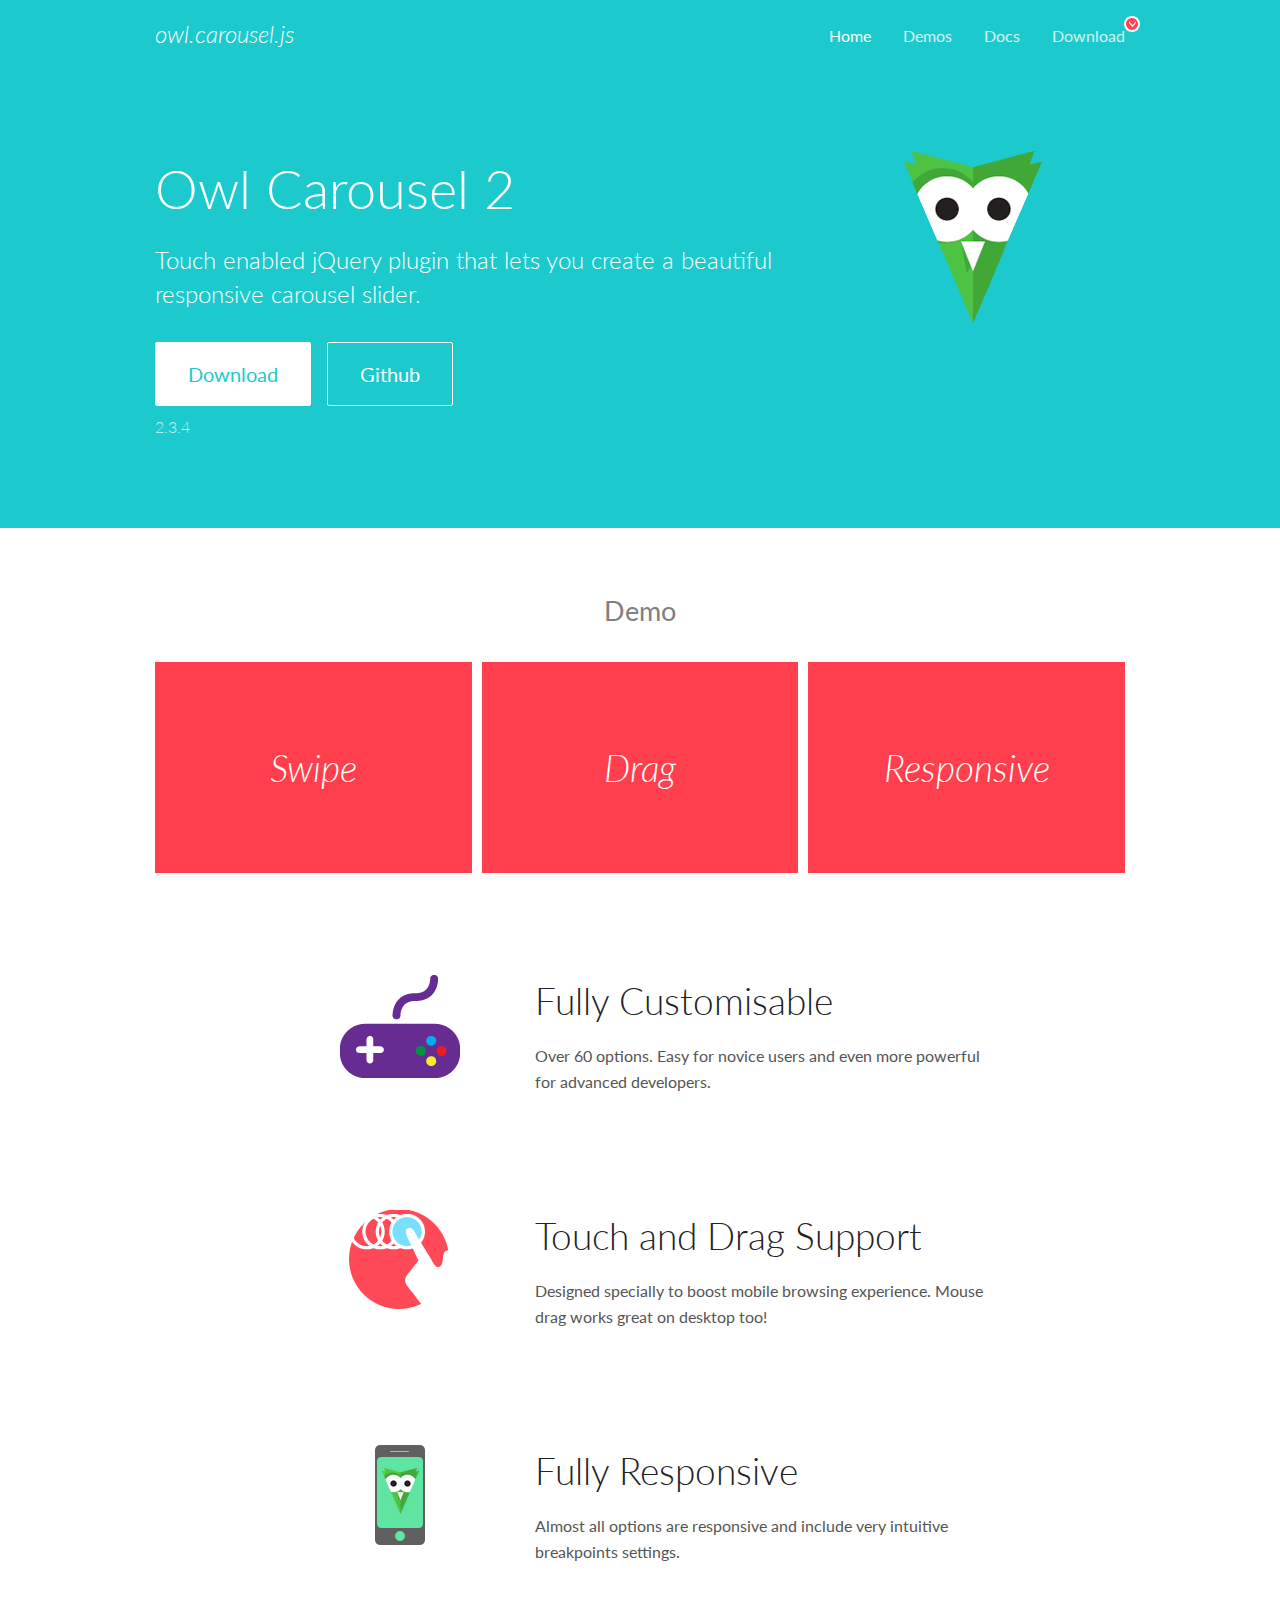
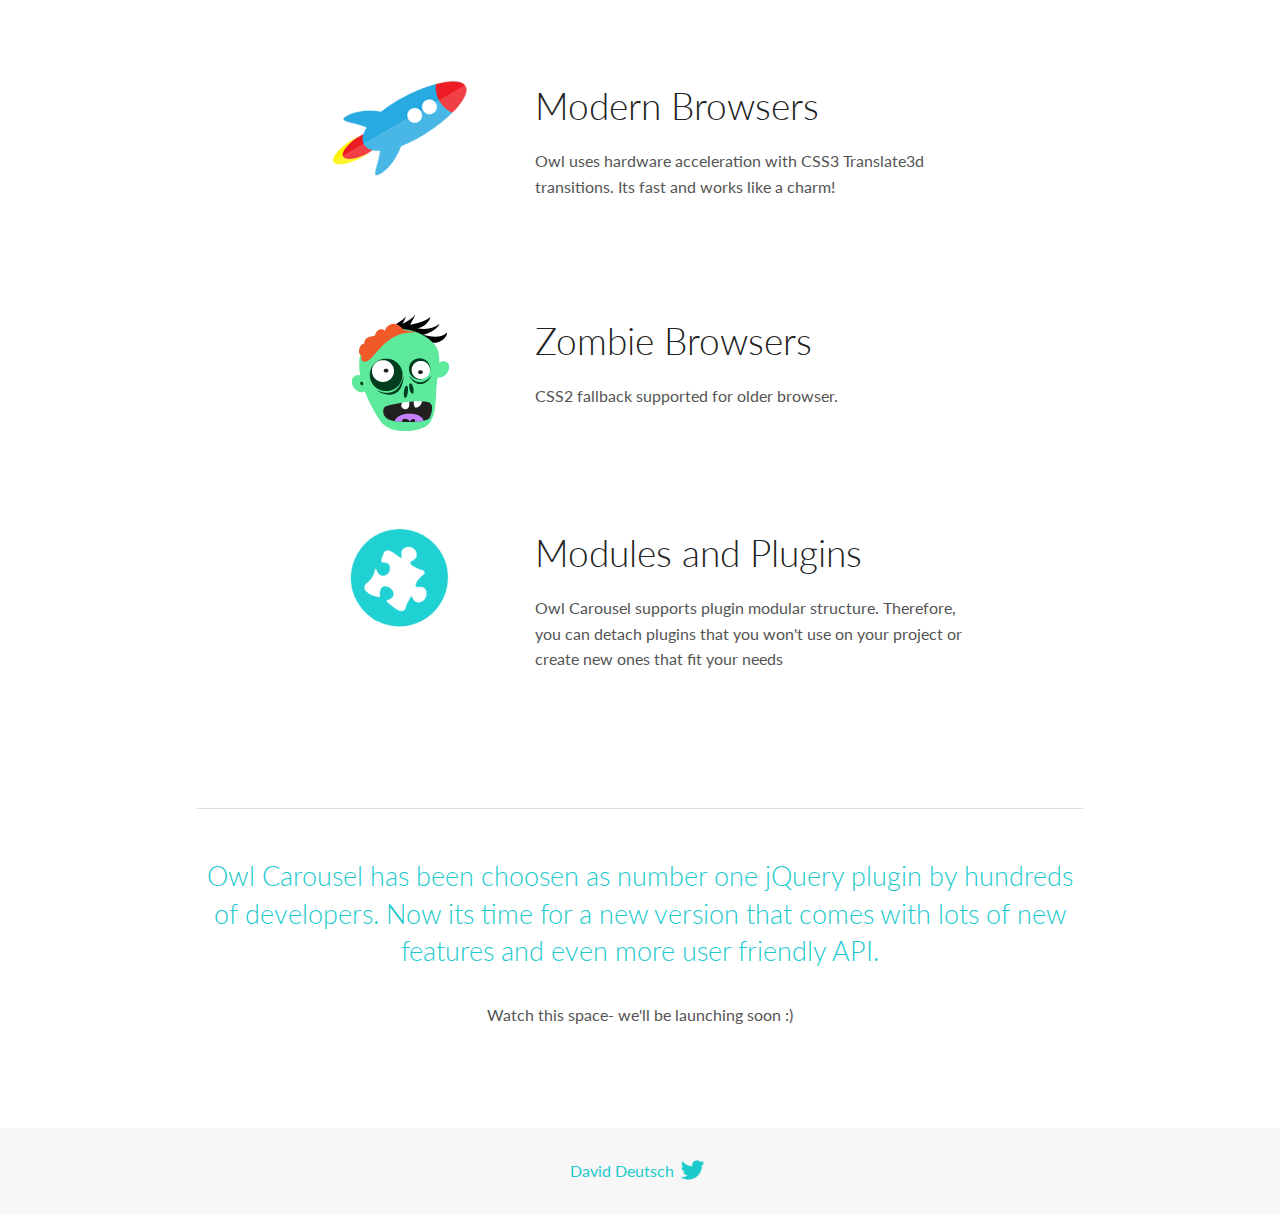
<file: public/scripts/OwlCarousel2-2.3.4/docs/index.html>
<!DOCTYPE html>
<html lang="en">
  <head>

    <!-- head -->
    <meta charset="utf-8">
    <meta name="msapplication-tap-highlight" content="no" />
    <meta name="viewport" content="width=device-width, initial-scale=1.0" />
    <meta name="description" content="Touch enabled jQuery plugin that lets you create beautiful responsive carousel slider.">
    <meta name="author" content="David Deutsch">
    <title>
      Home | Owl Carousel | 2.3.4
    </title>

    <!-- Stylesheets -->
    <link href='https://fonts.googleapis.com/css?family=Lato:300,400,700,400italic,300italic' rel='stylesheet' type='text/css'>
    <link rel="stylesheet" href="assets/css/docs.theme.min.css">

    <!-- Owl Stylesheets -->
    <link rel="stylesheet" href="assets/owlcarousel/assets/owl.carousel.min.css">
    <link rel="stylesheet" href="assets/owlcarousel/assets/owl.theme.default.min.css">

    <!-- HTML5 shim and Respond.js IE8 support of HTML5 elements and media queries -->

    <!--[if lt IE 9]>
      <script src="https://oss.maxcdn.com/libs/html5shiv/3.7.0/html5shiv.js"></script>
      <script src="https://oss.maxcdn.com/libs/respond.js/1.3.0/respond.min.js"></script>
    <![endif]-->

    <!-- Favicons -->
    <link rel="apple-touch-icon-precomposed" sizes="144x144" href="assets/ico/apple-touch-icon-144-precomposed.png">
    <link rel="shortcut icon" href="assets/ico/favicon.png">
    <link rel="shortcut icon" href="favicon.ico">

    <!-- Yeah i know js should not be in header. Its required for demos.-->

    <!-- javascript -->
    <script src="assets/vendors/jquery.min.js"></script>
    <script src="assets/owlcarousel/owl.carousel.js"></script>
  </head>
  <body>

    <!-- header -->
    <header class="header">
      <div class="row">
        <div class="large-12 columns">
          <div class="brand left">
            <h3>
              <a href="/OwlCarousel2/">owl.carousel.js</a> 
            </h3>
          </div>
          <a id="toggle-nav" class="right">
            <span></span> <span></span> <span></span> 
          </a> 
          <div class="nav-bar">
            <ul class="clearfix">
              <li class="active">
                <a href="/OwlCarousel2/index.html">Home</a> 
              </li>
              <li> <a href="/OwlCarousel2/demos/demos.html">Demos</a>  </li>
              <li> <a href="/OwlCarousel2/docs/started-welcome.html">Docs</a>  </li>
              <li>
                <a href="https://github.com/OwlCarousel2/OwlCarousel2/archive/2.3.4.zip">Download</a> 
                <span class="download"></span> 
              </li>
            </ul>
          </div>
        </div>
      </div>
    </header>

    <!-- home panel -->
    <section id="hero">
      <div class="row">
        <div class="large-8 medium-8 columns">
          <h1>Owl Carousel 2</h1>
          <h4>Touch enabled jQuery plugin that lets you create a beautiful responsive carousel slider.</h4>
          <a href="https://github.com/OwlCarousel2/OwlCarousel2/archive/2.3.4.zip" class="hero-button">Download</a> 
          <a href="https://github.com/OwlCarousel2/OwlCarousel2" class="hero-button outline">Github</a> 
          <p>2.3.4</p>
        </div>
        <div class="large-4 medium-4 columns">
          <img class="owl-logo" src="assets/img/owl-logo.png" alt="mr. Owl">
        </div>
      </div>
    </section>

    <!-- body -->
    <div class="home-demo">
      <div class="row">
        <div class="large-12 columns">
          <h3>Demo</h3>
          <div class="owl-carousel">
            <div class="item">
              <h2>Swipe</h2>
            </div>
            <div class="item">
              <h2>Drag</h2>
            </div>
            <div class="item">
              <h2>Responsive</h2>
            </div>
            <div class="item">
              <h2>CSS3</h2>
            </div>
            <div class="item">
              <h2>Fast</h2>
            </div>
            <div class="item">
              <h2>Easy</h2>
            </div>
            <div class="item">
              <h2>Free</h2>
            </div>
            <div class="item">
              <h2>Upgradable</h2>
            </div>
            <div class="item">
              <h2>Tons of options</h2>
            </div>
            <div class="item">
              <h2>Infinity</h2>
            </div>
            <div class="item">
              <h2>Auto Width</h2>
            </div>
          </div>
        </div>
      </div>
    </div>
    <script>
      var owl = $('.owl-carousel');
      owl.owlCarousel({
        margin: 10,
        loop: true,
        responsive: {
          0: {
            items: 1
          },
          600: {
            items: 2
          },
          1000: {
            items: 3
          }
        }
      })
    </script>

    <!-- features -->
    <div id="features">
      <div class="row">
        <div class="small-12 medium-9 small-centered columns">
          <section class="row feature">
            <div class="medium-4 small-12 columns">
              <img src="assets/img/feature-options.png" alt="">
            </div>
            <div class="medium-8 small-12 columns">
              <h2>Fully Customisable</h2>
              <p>Over 60 options. Easy for novice users and even more powerful for advanced developers.</p>
            </div>
          </section>
          <section class="row feature">
            <div class="medium-4 small-12 columns">
              <img src="assets/img/feature-drag.png" alt="">
            </div>
            <div class="medium-8 small-12 columns">
              <h2>Touch and Drag Support</h2>
              <p>Designed specially to boost mobile browsing experience. Mouse drag works great on desktop too!</p>
            </div>
          </section>
          <section class="row feature">
            <div class="medium-4 small-12 columns">
              <img src="assets/img/feature-responsive.png" alt="">
            </div>
            <div class="medium-8 small-12 columns">
              <h2>Fully Responsive</h2>
              <p>Almost all options are responsive and include very intuitive breakpoints settings.</p>
            </div>
          </section>
          <section class="row feature">
            <div class="medium-4 small-12 columns">
              <img src="assets/img/feature-modern.png" alt="">
            </div>
            <div class="medium-8 small-12 columns">
              <h2>Modern Browsers</h2>
              <p>Owl uses hardware acceleration with CSS3 Translate3d transitions. Its fast and works like a charm! </p>
            </div>
          </section>
          <section class="row feature">
            <div class="medium-4 small-12 columns">
              <img src="assets/img/feature-zombie.png" alt="">
            </div>
            <div class="medium-8 small-12 columns">
              <h2>Zombie Browsers</h2>
              <p>CSS2 fallback supported for older browser.</p>
            </div>
          </section>
          <section class="row feature">
            <div class="medium-4 small-12 columns">
              <img src="assets/img/feature-module.png" alt="">
            </div>
            <div class="medium-8 small-12 columns">
              <h2>Modules and Plugins</h2>
              <p>Owl Carousel supports plugin modular structure. Therefore, you can detach plugins that you won&#x27;t use on your project or create new ones that fit your needs</p>
            </div>
          </section>
        </div>
      </div>
    </div>

    <!-- footer -->
    <section id="teaser-text">
      <div class="row">
        <div class="small-12 medium-11 small-centered columns">
          <hr>
          <h3 id="owl-carousel-has-been-choosen-as-number-one-jquery-plugin-by-hundreds-of-developers-now-its-time-for-a-new-version-that-comes-with-lots-of-new-features-and-even-more-user-friendly-api-">Owl Carousel has been choosen as number one jQuery plugin by hundreds of developers. Now its time for a new version that comes with lots of new features and even more user friendly API.</h3>
          <p>Watch this space- we&#39;ll be launching soon :)</p>
        </div>
      </div>
    </section>

    <!-- footer -->
    <footer class="footer">
      <div class="row">
        <div class="large-12 columns">
          <h5>
            <a href="/OwlCarousel2/docs/support-contact.html">David Deutsch</a> 
            <a id="custom-tweet-button" href="https://twitter.com/share?url=https://github.com/OwlCarousel2/OwlCarousel2&text=Owl Carousel - This is so awesome! " target="_blank"></a> 
          </h5>
        </div>
      </div>
    </footer>

    <!-- vendors -->
    <script src="assets/vendors/highlight.js"></script>
    <script src="assets/js/app.js"></script>
  </body>
</html>
</file>
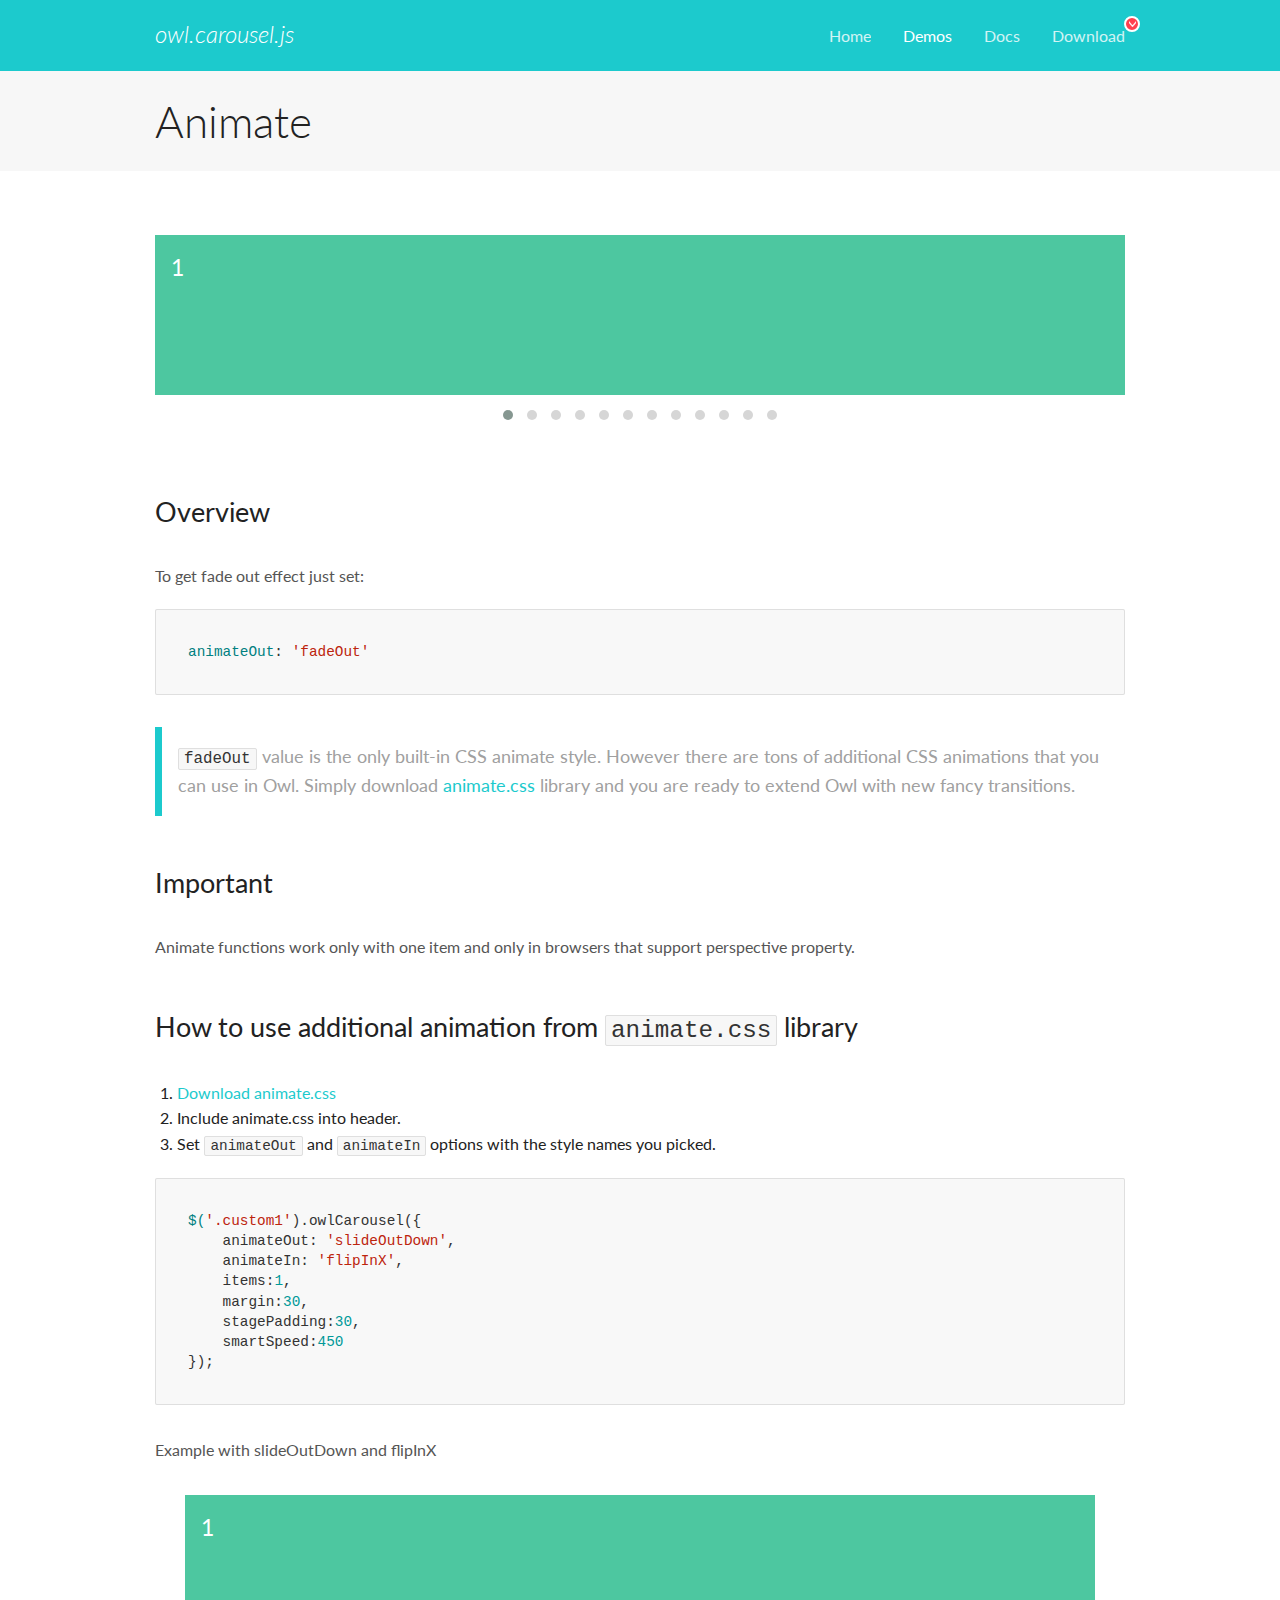
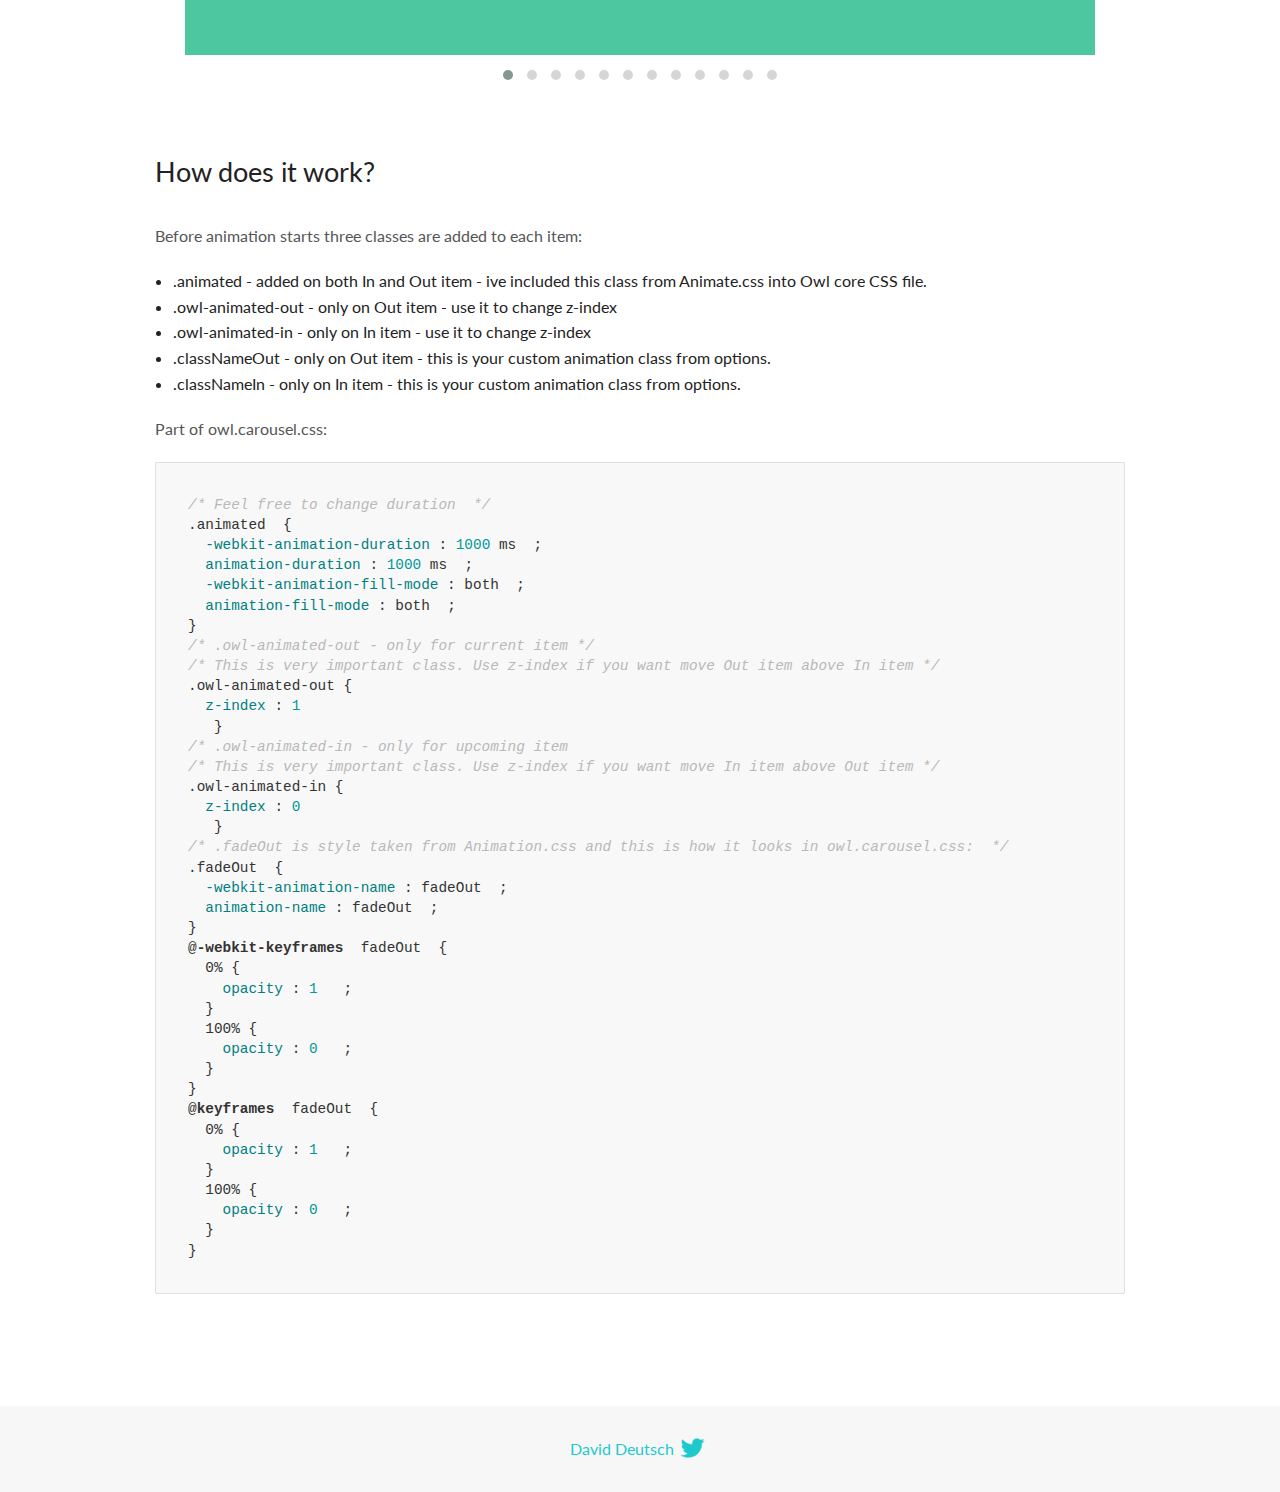
<file: public/scripts/OwlCarousel2-2.3.4/docs/demos/animate.html>
<!DOCTYPE html>
<html lang="en">
  <head>

    <!-- head -->
    <meta charset="utf-8">
    <meta name="msapplication-tap-highlight" content="no" />
    <meta name="viewport" content="width=device-width, initial-scale=1.0" />
    <meta name="description" content="Animate carousel">
    <meta name="author" content="David Deutsch">
    <title>
      Animate Demo | Owl Carousel | 2.3.4
    </title>

    <!-- Stylesheets -->
    <link href='https://fonts.googleapis.com/css?family=Lato:300,400,700,400italic,300italic' rel='stylesheet' type='text/css'>
    <link rel="stylesheet" href="../assets/css/docs.theme.min.css">

    <!-- Owl Stylesheets -->
    <link rel="stylesheet" href="../assets/owlcarousel/assets/owl.carousel.min.css">
    <link rel="stylesheet" href="../assets/owlcarousel/assets/owl.theme.default.min.css">

    <!-- HTML5 shim and Respond.js IE8 support of HTML5 elements and media queries -->

    <!--[if lt IE 9]>
      <script src="https://oss.maxcdn.com/libs/html5shiv/3.7.0/html5shiv.js"></script>
      <script src="https://oss.maxcdn.com/libs/respond.js/1.3.0/respond.min.js"></script>
    <![endif]-->

    <!-- Favicons -->
    <link rel="apple-touch-icon-precomposed" sizes="144x144" href="../assets/ico/apple-touch-icon-144-precomposed.png">
    <link rel="shortcut icon" href="../assets/ico/favicon.png">
    <link rel="shortcut icon" href="favicon.ico">

    <!-- Yeah i know js should not be in header. Its required for demos.-->

    <!-- javascript -->
    <script src="../assets/vendors/jquery.min.js"></script>
    <script src="../assets/owlcarousel/owl.carousel.js"></script>
  </head>
  <body>

    <!-- header -->
    <header class="header">
      <div class="row">
        <div class="large-12 columns">
          <div class="brand left">
            <h3>
              <a href="/OwlCarousel2/">owl.carousel.js</a> 
            </h3>
          </div>
          <a id="toggle-nav" class="right">
            <span></span> <span></span> <span></span> 
          </a> 
          <div class="nav-bar">
            <ul class="clearfix">
              <li> <a href="/OwlCarousel2/index.html">Home</a>  </li>
              <li class="active">
                <a href="/OwlCarousel2/demos/demos.html">Demos</a> 
              </li>
              <li> <a href="/OwlCarousel2/docs/started-welcome.html">Docs</a>  </li>
              <li>
                <a href="https://github.com/OwlCarousel2/OwlCarousel2/archive/2.3.4.zip">Download</a> 
                <span class="download"></span> 
              </li>
            </ul>
          </div>
        </div>
      </div>
    </header>

    <!-- title -->
    <section class="title">
      <div class="row">
        <div class="large-12 columns">
          <h1>Animate</h1>
        </div>
      </div>
    </section>

    <!--  Demos -->
    <section id="demos">
      <div class="row">
        <div class="large-12 columns">
          <div class="fadeOut owl-carousel owl-theme">
            <div class="item">
              <h4>1</h4>
            </div>
            <div class="item">
              <h4>2</h4>
            </div>
            <div class="item">
              <h4>3</h4>
            </div>
            <div class="item">
              <h4>4</h4>
            </div>
            <div class="item">
              <h4>5</h4>
            </div>
            <div class="item">
              <h4>6</h4>
            </div>
            <div class="item">
              <h4>7</h4>
            </div>
            <div class="item">
              <h4>8</h4>
            </div>
            <div class="item">
              <h4>9</h4>
            </div>
            <div class="item">
              <h4>10</h4>
            </div>
            <div class="item">
              <h4>11</h4>
            </div>
            <div class="item">
              <h4>12</h4>
            </div>
          </div>
          <h3 id="overview">Overview</h3>
          <p>To get fade out effect just set:</p>
          <pre><code>animateOut: &#39;fadeOut&#39;</code></pre>
          <blockquote>
            <p><code>fadeOut</code> value is the only built-in CSS animate style. However there are tons of additional CSS animations that you can use in Owl. Simply download
              <a href="https://daneden.github.io/animate.css/">animate.css</a>  library and you are ready to extend Owl with new fancy transitions.</p>
          </blockquote>
          <h3 id="important">Important</h3>
          <p>Animate functions work only with one item and only in browsers that support perspective property.</p>
          <h3 id="how-to-use-additional-animation-from-animate-css-library">How to use additional animation from <code>animate.css</code> library</h3>
          <ol>
            <li> <a href="https://daneden.github.io/animate.css/">Download animate.css</a>  </li>
            <li>Include animate.css into header.</li>
            <li>Set <code>animateOut</code> and <code>animateIn</code> options with the style names you picked.</li>
          </ol>
          <pre><code>$(&#39;.custom1&#39;).owlCarousel({
    animateOut: &#39;slideOutDown&#39;,
    animateIn: &#39;flipInX&#39;,
    items:1,
    margin:30,
    stagePadding:30,
    smartSpeed:450
});</code></pre>
          <p>Example with slideOutDown and flipInX</p>
          <div class="custom1 owl-carousel owl-theme">
            <div class="item">
              <h4>1</h4>
            </div>
            <div class="item">
              <h4>2</h4>
            </div>
            <div class="item">
              <h4>3</h4>
            </div>
            <div class="item">
              <h4>4</h4>
            </div>
            <div class="item">
              <h4>5</h4>
            </div>
            <div class="item">
              <h4>6</h4>
            </div>
            <div class="item">
              <h4>7</h4>
            </div>
            <div class="item">
              <h4>8</h4>
            </div>
            <div class="item">
              <h4>9</h4>
            </div>
            <div class="item">
              <h4>10</h4>
            </div>
            <div class="item">
              <h4>11</h4>
            </div>
            <div class="item">
              <h4>12</h4>
            </div>
          </div>
          <h3 id="how-does-it-work-">How does it work?</h3>
          <p>Before animation starts three classes are added to each item:</p>
          <ul>
            <li>.animated - added on both In and Out item - ive included this class from Animate.css into Owl core CSS file.</li>
            <li>.owl-animated-out - only on Out item - use it to change z-index</li>
            <li>.owl-animated-in - only on In item - use it to change z-index</li>
            <li>.classNameOut - only on Out item - this is your custom animation class from options.</li>
            <li>.classNameIn - only on In item - this is your custom animation class from options.</li>
          </ul>
          <p>Part of owl.carousel.css:</p>
          <pre><code class="language-css"><span class="comment">/* Feel free to change duration  */</span> 
<span class="class">.animated</span>  <span class="rules">{
  <span class="rule"><span class="attribute">-webkit-animation-duration</span> :<span class="value"> <span class="number">1000</span> ms</span> </span> ;
  <span class="rule"><span class="attribute">animation-duration</span> :<span class="value"> <span class="number">1000</span> ms</span> </span> ;
  <span class="rule"><span class="attribute">-webkit-animation-fill-mode</span> :<span class="value"> both</span> </span> ;
  <span class="rule"><span class="attribute">animation-fill-mode</span> :<span class="value"> both</span> </span> ;
<span class="rule">}</span> </span> 
<span class="comment">/* .owl-animated-out - only for current item */</span> 
<span class="comment">/* This is very important class. Use z-index if you want move Out item above In item */</span> 
<span class="class">.owl-animated-out</span> <span class="rules">{
  <span class="rule"><span class="attribute">z-index</span> :<span class="value"> <span class="number">1</span> 
</span> </span> </span> }
<span class="comment">/* .owl-animated-in - only for upcoming item
/* This is very important class. Use z-index if you want move In item above Out item */</span> 
<span class="class">.owl-animated-in</span> <span class="rules">{
  <span class="rule"><span class="attribute">z-index</span> :<span class="value"> <span class="number">0</span> 
</span> </span> </span> }
<span class="comment">/* .fadeOut is style taken from Animation.css and this is how it looks in owl.carousel.css:  */</span> 
<span class="class">.fadeOut</span>  <span class="rules">{
  <span class="rule"><span class="attribute">-webkit-animation-name</span> :<span class="value"> fadeOut</span> </span> ;
  <span class="rule"><span class="attribute">animation-name</span> :<span class="value"> fadeOut</span> </span> ;
<span class="rule">}</span> </span> 
<span class="at_rule">@<span class="keyword">-webkit-keyframes</span>  fadeOut </span> {
  0% <span class="rules">{
    <span class="rule"><span class="attribute">opacity</span> :<span class="value"> <span class="number">1</span> </span> </span> ;
  <span class="rule">}</span> </span> 
  100% <span class="rules">{
    <span class="rule"><span class="attribute">opacity</span> :<span class="value"> <span class="number">0</span> </span> </span> ;
  <span class="rule">}</span> </span> 
}
<span class="at_rule">@<span class="keyword">keyframes</span>  fadeOut </span> {
  0% <span class="rules">{
    <span class="rule"><span class="attribute">opacity</span> :<span class="value"> <span class="number">1</span> </span> </span> ;
  <span class="rule">}</span> </span> 
  100% <span class="rules">{
    <span class="rule"><span class="attribute">opacity</span> :<span class="value"> <span class="number">0</span> </span> </span> ;
  <span class="rule">}</span> </span> 
}</code></pre>
          <link rel="stylesheet" href="../assets/css/animate.css">
          <script>
            jQuery(document).ready(function($) {
              $('.fadeOut').owlCarousel({
                items: 1,
                animateOut: 'fadeOut',
                loop: true,
                margin: 10,
              });
              $('.custom1').owlCarousel({
                animateOut: 'slideOutDown',
                animateIn: 'flipInX',
                items: 1,
                margin: 30,
                stagePadding: 30,
                smartSpeed: 450
              });
            });
          </script>
        </div>
      </div>
    </section>

    <!-- footer -->
    <footer class="footer">
      <div class="row">
        <div class="large-12 columns">
          <h5>
            <a href="/OwlCarousel2/docs/support-contact.html">David Deutsch</a> 
            <a id="custom-tweet-button" href="https://twitter.com/share?url=https://github.com/OwlCarousel2/OwlCarousel2&text=Owl Carousel - This is so awesome! " target="_blank"></a> 
          </h5>
        </div>
      </div>
    </footer>

    <!-- vendors -->
    <script src="../assets/vendors/highlight.js"></script>
    <script src="../assets/js/app.js"></script>
  </body>
</html>
</file>
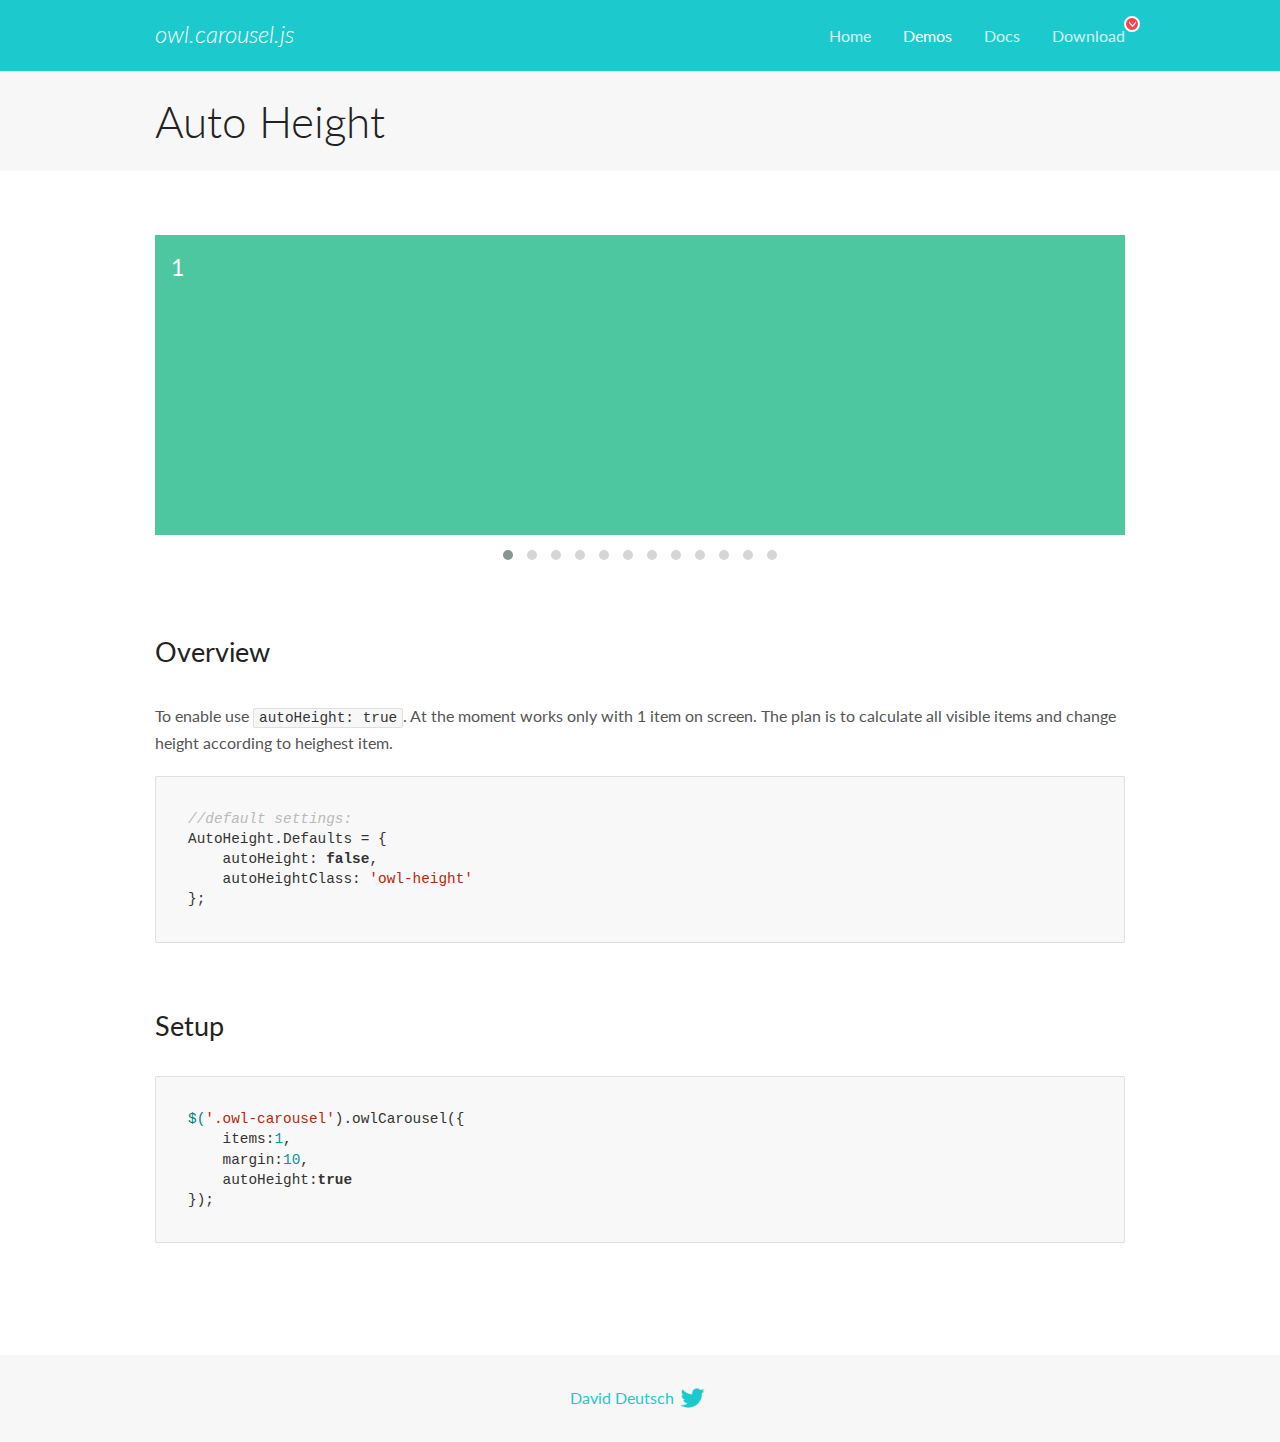
<file: public/scripts/OwlCarousel2-2.3.4/docs/demos/autoheight.html>
<!DOCTYPE html>
<html lang="en">
  <head>

    <!-- head -->
    <meta charset="utf-8">
    <meta name="msapplication-tap-highlight" content="no" />
    <meta name="viewport" content="width=device-width, initial-scale=1.0" />
    <meta name="description" content="autoHeight usage demo">
    <meta name="author" content="David Deutsch">
    <title>
      Auto Height Demo | Owl Carousel | 2.3.4
    </title>

    <!-- Stylesheets -->
    <link href='https://fonts.googleapis.com/css?family=Lato:300,400,700,400italic,300italic' rel='stylesheet' type='text/css'>
    <link rel="stylesheet" href="../assets/css/docs.theme.min.css">

    <!-- Owl Stylesheets -->
    <link rel="stylesheet" href="../assets/owlcarousel/assets/owl.carousel.min.css">
    <link rel="stylesheet" href="../assets/owlcarousel/assets/owl.theme.default.min.css">

    <!-- HTML5 shim and Respond.js IE8 support of HTML5 elements and media queries -->

    <!--[if lt IE 9]>
      <script src="https://oss.maxcdn.com/libs/html5shiv/3.7.0/html5shiv.js"></script>
      <script src="https://oss.maxcdn.com/libs/respond.js/1.3.0/respond.min.js"></script>
    <![endif]-->

    <!-- Favicons -->
    <link rel="apple-touch-icon-precomposed" sizes="144x144" href="../assets/ico/apple-touch-icon-144-precomposed.png">
    <link rel="shortcut icon" href="../assets/ico/favicon.png">
    <link rel="shortcut icon" href="favicon.ico">

    <!-- Yeah i know js should not be in header. Its required for demos.-->

    <!-- javascript -->
    <script src="../assets/vendors/jquery.min.js"></script>
    <script src="../assets/owlcarousel/owl.carousel.js"></script>
  </head>
  <body>

    <!-- header -->
    <header class="header">
      <div class="row">
        <div class="large-12 columns">
          <div class="brand left">
            <h3>
              <a href="/OwlCarousel2/">owl.carousel.js</a> 
            </h3>
          </div>
          <a id="toggle-nav" class="right">
            <span></span> <span></span> <span></span> 
          </a> 
          <div class="nav-bar">
            <ul class="clearfix">
              <li> <a href="/OwlCarousel2/index.html">Home</a>  </li>
              <li class="active">
                <a href="/OwlCarousel2/demos/demos.html">Demos</a> 
              </li>
              <li> <a href="/OwlCarousel2/docs/started-welcome.html">Docs</a>  </li>
              <li>
                <a href="https://github.com/OwlCarousel2/OwlCarousel2/archive/2.3.4.zip">Download</a> 
                <span class="download"></span> 
              </li>
            </ul>
          </div>
        </div>
      </div>
    </header>

    <!-- title -->
    <section class="title">
      <div class="row">
        <div class="large-12 columns">
          <h1>Auto Height</h1>
        </div>
      </div>
    </section>

    <!--  Demos -->
    <section id="demos">
      <div class="row">
        <div class="large-12 columns">
          <div class="owl-carousel owl-theme">
            <div class="item" style="height:300px">
              <h4>1</h4>
            </div>
            <div class="item" style="height:100px">
              <h4>2</h4>
            </div>
            <div class="item" style="height:500px">
              <h4>3</h4>
            </div>
            <div class="item" style="height:250px">
              <h4>4</h4>
            </div>
            <div class="item" style="height:400px">
              <h4>5</h4>
            </div>
            <div class="item" style="height:500px">
              <h4>6</h4>
            </div>
            <div class="item" style="height:600px">
              <h4>7</h4>
            </div>
            <div class="item" style="height:400px">
              <h4>8</h4>
            </div>
            <div class="item" style="height:300px">
              <h4>9</h4>
            </div>
            <div class="item" style="height:350px">
              <h4>10</h4>
            </div>
            <div class="item" style="height:200px">
              <h4>11</h4>
            </div>
            <div class="item" style="height:150px">
              <h4>12</h4>
            </div>
          </div>
          <h3 id="overview">Overview</h3>
          <p>To enable use <code>autoHeight: true</code>. At the moment works only with 1 item on screen. The plan is to calculate all visible items and change height according to heighest item.</p>
          <pre><code>//default settings:
AutoHeight.Defaults = {
    autoHeight: false,
    autoHeightClass: &#39;owl-height&#39;
};</code></pre>
          <h3 id="setup">Setup</h3>
          <pre><code>$(&#39;.owl-carousel&#39;).owlCarousel({
    items:1,
    margin:10,
    autoHeight:true
});</code></pre>
          <script>
            $(document).ready(function() {
              $('.owl-carousel').owlCarousel({
                items: 1,
                margin: 10,
                autoHeight: true
              });
            })
          </script>
        </div>
      </div>
    </section>

    <!-- footer -->
    <footer class="footer">
      <div class="row">
        <div class="large-12 columns">
          <h5>
            <a href="/OwlCarousel2/docs/support-contact.html">David Deutsch</a> 
            <a id="custom-tweet-button" href="https://twitter.com/share?url=https://github.com/OwlCarousel2/OwlCarousel2&text=Owl Carousel - This is so awesome! " target="_blank"></a> 
          </h5>
        </div>
      </div>
    </footer>

    <!-- vendors -->
    <script src="../assets/vendors/highlight.js"></script>
    <script src="../assets/js/app.js"></script>
  </body>
</html>
</file>
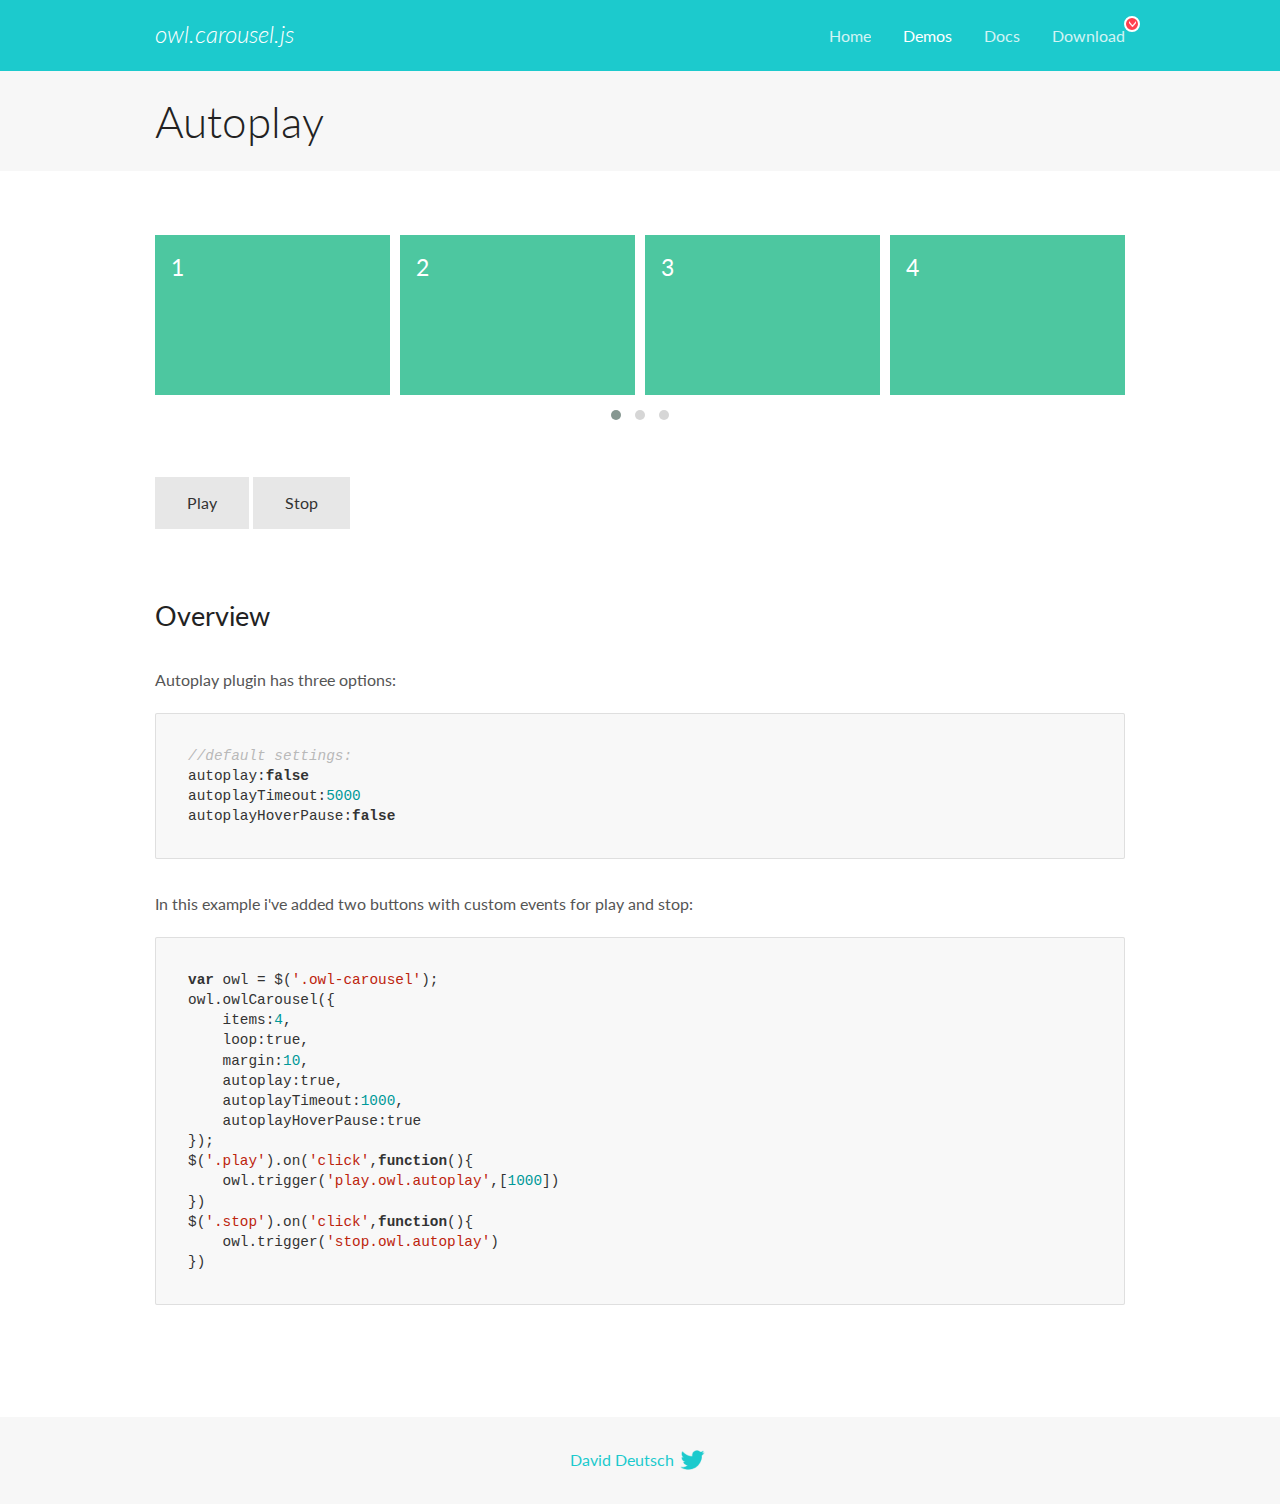
<file: public/scripts/OwlCarousel2-2.3.4/docs/demos/autoplay.html>
<!DOCTYPE html>
<html lang="en">
  <head>

    <!-- head -->
    <meta charset="utf-8">
    <meta name="msapplication-tap-highlight" content="no" />
    <meta name="viewport" content="width=device-width, initial-scale=1.0" />
    <meta name="description" content="Autoplay usage demo">
    <meta name="author" content="David Deutsch">
    <title>
      Autoplay Demo | Owl Carousel | 2.3.4
    </title>

    <!-- Stylesheets -->
    <link href='https://fonts.googleapis.com/css?family=Lato:300,400,700,400italic,300italic' rel='stylesheet' type='text/css'>
    <link rel="stylesheet" href="../assets/css/docs.theme.min.css">

    <!-- Owl Stylesheets -->
    <link rel="stylesheet" href="../assets/owlcarousel/assets/owl.carousel.min.css">
    <link rel="stylesheet" href="../assets/owlcarousel/assets/owl.theme.default.min.css">

    <!-- HTML5 shim and Respond.js IE8 support of HTML5 elements and media queries -->

    <!--[if lt IE 9]>
      <script src="https://oss.maxcdn.com/libs/html5shiv/3.7.0/html5shiv.js"></script>
      <script src="https://oss.maxcdn.com/libs/respond.js/1.3.0/respond.min.js"></script>
    <![endif]-->

    <!-- Favicons -->
    <link rel="apple-touch-icon-precomposed" sizes="144x144" href="../assets/ico/apple-touch-icon-144-precomposed.png">
    <link rel="shortcut icon" href="../assets/ico/favicon.png">
    <link rel="shortcut icon" href="favicon.ico">

    <!-- Yeah i know js should not be in header. Its required for demos.-->

    <!-- javascript -->
    <script src="../assets/vendors/jquery.min.js"></script>
    <script src="../assets/owlcarousel/owl.carousel.js"></script>
  </head>
  <body>

    <!-- header -->
    <header class="header">
      <div class="row">
        <div class="large-12 columns">
          <div class="brand left">
            <h3>
              <a href="/OwlCarousel2/">owl.carousel.js</a> 
            </h3>
          </div>
          <a id="toggle-nav" class="right">
            <span></span> <span></span> <span></span> 
          </a> 
          <div class="nav-bar">
            <ul class="clearfix">
              <li> <a href="/OwlCarousel2/index.html">Home</a>  </li>
              <li class="active">
                <a href="/OwlCarousel2/demos/demos.html">Demos</a> 
              </li>
              <li> <a href="/OwlCarousel2/docs/started-welcome.html">Docs</a>  </li>
              <li>
                <a href="https://github.com/OwlCarousel2/OwlCarousel2/archive/2.3.4.zip">Download</a> 
                <span class="download"></span> 
              </li>
            </ul>
          </div>
        </div>
      </div>
    </header>

    <!-- title -->
    <section class="title">
      <div class="row">
        <div class="large-12 columns">
          <h1>Autoplay</h1>
        </div>
      </div>
    </section>

    <!--  Demos -->
    <section id="demos">
      <div class="row">
        <div class="large-12 columns">
          <div class="owl-carousel owl-theme">
            <div class="item">
              <h4>1</h4>
            </div>
            <div class="item">
              <h4>2</h4>
            </div>
            <div class="item">
              <h4>3</h4>
            </div>
            <div class="item">
              <h4>4</h4>
            </div>
            <div class="item">
              <h4>5</h4>
            </div>
            <div class="item">
              <h4>6</h4>
            </div>
            <div class="item">
              <h4>7</h4>
            </div>
            <div class="item">
              <h4>8</h4>
            </div>
            <div class="item">
              <h4>9</h4>
            </div>
            <div class="item">
              <h4>10</h4>
            </div>
            <div class="item">
              <h4>11</h4>
            </div>
            <div class="item">
              <h4>12</h4>
            </div>
          </div>
          <a class="button secondary play">Play</a> 
          <a class="button secondary stop">Stop</a> 
          <h3 id="overview">Overview</h3>
          <p>Autoplay plugin has three options:</p>
          <pre><code>//default settings:
autoplay:false
autoplayTimeout:5000
autoplayHoverPause:false</code></pre>
          <p>In this example i&#39;ve added two buttons with custom events for play and stop:</p>
          <pre><code>var owl = $(&#39;.owl-carousel&#39;);
owl.owlCarousel({
    items:4,
    loop:true,
    margin:10,
    autoplay:true,
    autoplayTimeout:1000,
    autoplayHoverPause:true
});
$(&#39;.play&#39;).on(&#39;click&#39;,function(){
    owl.trigger(&#39;play.owl.autoplay&#39;,[1000])
})
$(&#39;.stop&#39;).on(&#39;click&#39;,function(){
    owl.trigger(&#39;stop.owl.autoplay&#39;)
})</code></pre>
          <script>
            $(document).ready(function() {
              var owl = $('.owl-carousel');
              owl.owlCarousel({
                items: 4,
                loop: true,
                margin: 10,
                autoplay: true,
                autoplayTimeout: 1000,
                autoplayHoverPause: true
              });
              $('.play').on('click', function() {
                owl.trigger('play.owl.autoplay', [1000])
              })
              $('.stop').on('click', function() {
                owl.trigger('stop.owl.autoplay')
              })
            })
          </script>
        </div>
      </div>
    </section>

    <!-- footer -->
    <footer class="footer">
      <div class="row">
        <div class="large-12 columns">
          <h5>
            <a href="/OwlCarousel2/docs/support-contact.html">David Deutsch</a> 
            <a id="custom-tweet-button" href="https://twitter.com/share?url=https://github.com/OwlCarousel2/OwlCarousel2&text=Owl Carousel - This is so awesome! " target="_blank"></a> 
          </h5>
        </div>
      </div>
    </footer>

    <!-- vendors -->
    <script src="../assets/vendors/highlight.js"></script>
    <script src="../assets/js/app.js"></script>
  </body>
</html>
</file>
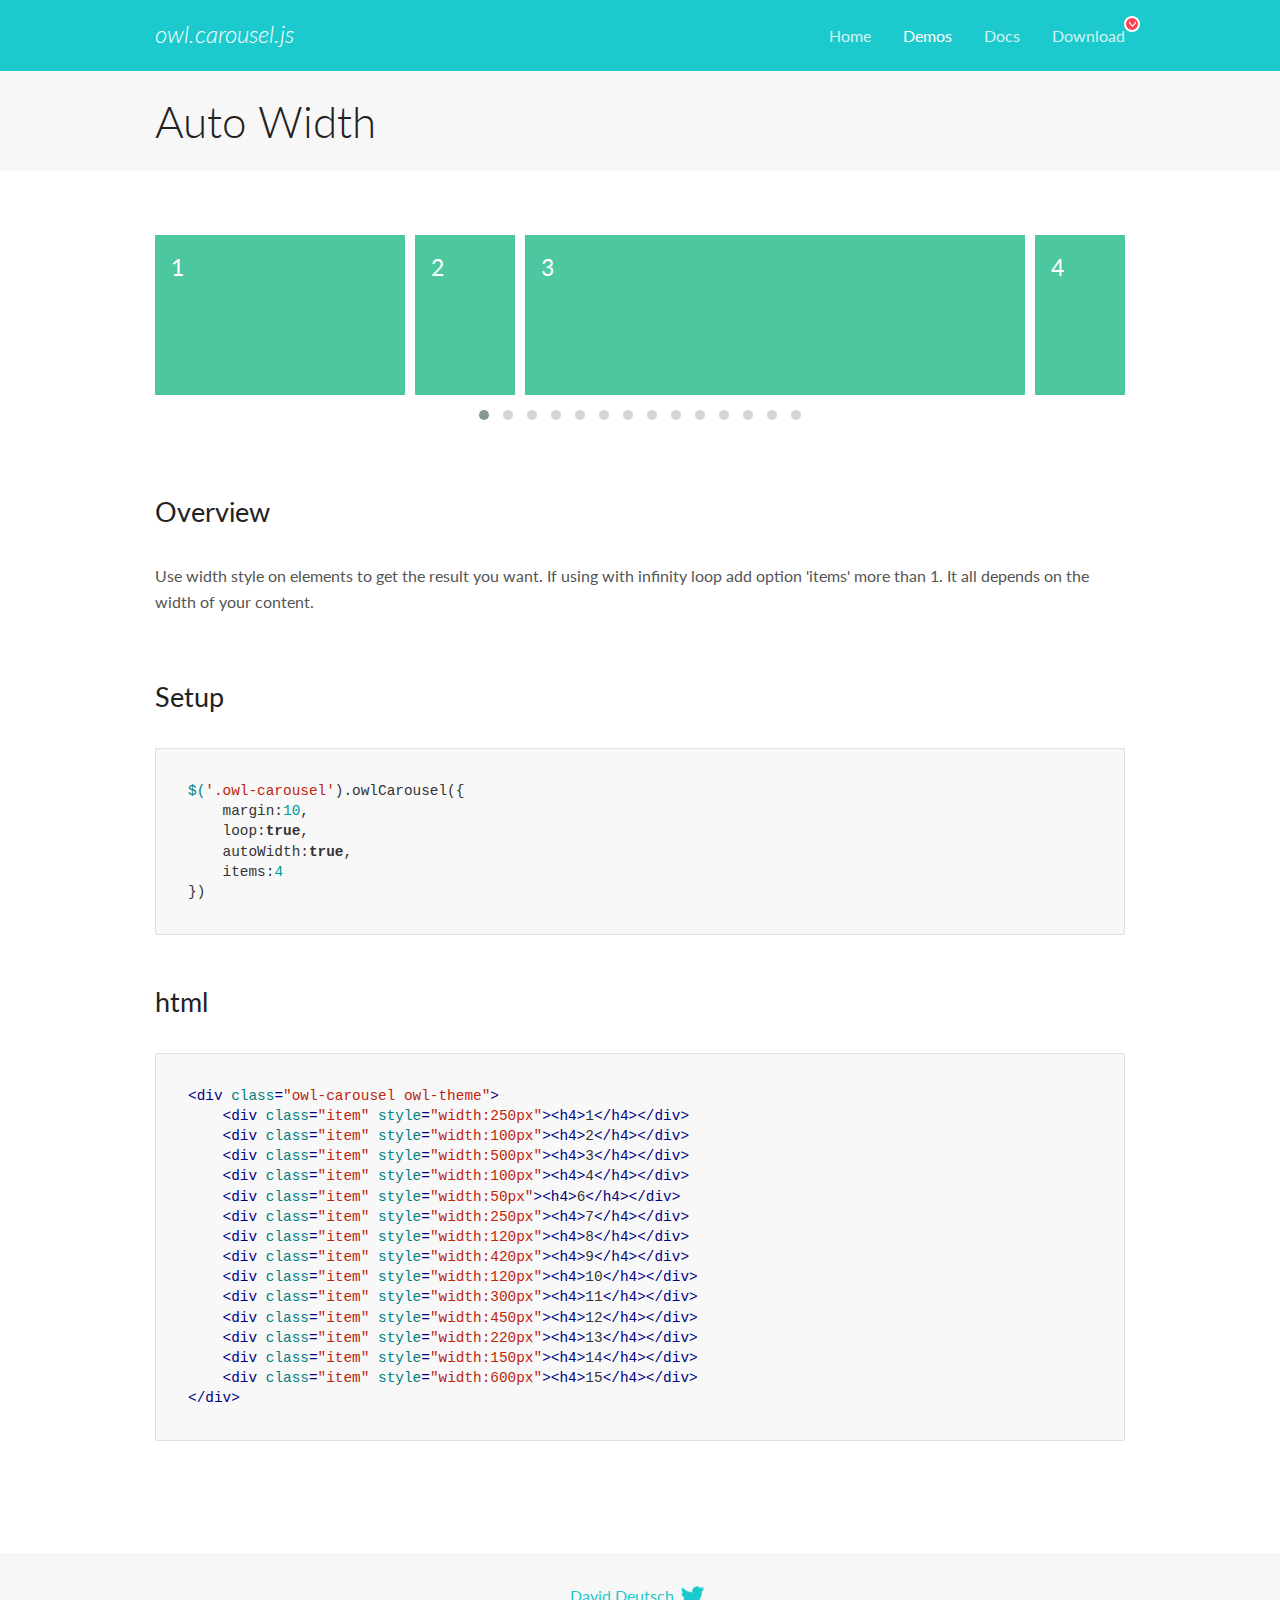
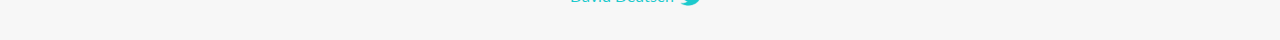
<file: public/scripts/OwlCarousel2-2.3.4/docs/demos/autowidth.html>
<!DOCTYPE html>
<html lang="en">
  <head>

    <!-- head -->
    <meta charset="utf-8">
    <meta name="msapplication-tap-highlight" content="no" />
    <meta name="viewport" content="width=device-width, initial-scale=1.0" />
    <meta name="description" content="Auto Width">
    <meta name="author" content="David Deutsch">
    <title>
      Auto Width Demo | Owl Carousel | 2.3.4
    </title>

    <!-- Stylesheets -->
    <link href='https://fonts.googleapis.com/css?family=Lato:300,400,700,400italic,300italic' rel='stylesheet' type='text/css'>
    <link rel="stylesheet" href="../assets/css/docs.theme.min.css">

    <!-- Owl Stylesheets -->
    <link rel="stylesheet" href="../assets/owlcarousel/assets/owl.carousel.min.css">
    <link rel="stylesheet" href="../assets/owlcarousel/assets/owl.theme.default.min.css">

    <!-- HTML5 shim and Respond.js IE8 support of HTML5 elements and media queries -->

    <!--[if lt IE 9]>
      <script src="https://oss.maxcdn.com/libs/html5shiv/3.7.0/html5shiv.js"></script>
      <script src="https://oss.maxcdn.com/libs/respond.js/1.3.0/respond.min.js"></script>
    <![endif]-->

    <!-- Favicons -->
    <link rel="apple-touch-icon-precomposed" sizes="144x144" href="../assets/ico/apple-touch-icon-144-precomposed.png">
    <link rel="shortcut icon" href="../assets/ico/favicon.png">
    <link rel="shortcut icon" href="favicon.ico">

    <!-- Yeah i know js should not be in header. Its required for demos.-->

    <!-- javascript -->
    <script src="../assets/vendors/jquery.min.js"></script>
    <script src="../assets/owlcarousel/owl.carousel.js"></script>
  </head>
  <body>

    <!-- header -->
    <header class="header">
      <div class="row">
        <div class="large-12 columns">
          <div class="brand left">
            <h3>
              <a href="/OwlCarousel2/">owl.carousel.js</a> 
            </h3>
          </div>
          <a id="toggle-nav" class="right">
            <span></span> <span></span> <span></span> 
          </a> 
          <div class="nav-bar">
            <ul class="clearfix">
              <li> <a href="/OwlCarousel2/index.html">Home</a>  </li>
              <li class="active">
                <a href="/OwlCarousel2/demos/demos.html">Demos</a> 
              </li>
              <li> <a href="/OwlCarousel2/docs/started-welcome.html">Docs</a>  </li>
              <li>
                <a href="https://github.com/OwlCarousel2/OwlCarousel2/archive/2.3.4.zip">Download</a> 
                <span class="download"></span> 
              </li>
            </ul>
          </div>
        </div>
      </div>
    </header>

    <!-- title -->
    <section class="title">
      <div class="row">
        <div class="large-12 columns">
          <h1>Auto Width</h1>
        </div>
      </div>
    </section>

    <!--  Demos -->
    <section id="demos">
      <div class="row">
        <div class="large-12 columns">
          <div class="owl-carousel owl-theme">
            <div class="item" style="width:250px">
              <h4>1</h4>
            </div>
            <div class="item" style="width:100px">
              <h4>2</h4>
            </div>
            <div class="item" style="width:500px">
              <h4>3</h4>
            </div>
            <div class="item" style="width:100px">
              <h4>4</h4>
            </div>
            <div class="item" style="width:50px">
              <h4>6</h4>
            </div>
            <div class="item" style="width:250px">
              <h4>7</h4>
            </div>
            <div class="item" style="width:120px">
              <h4>8</h4>
            </div>
            <div class="item" style="width:420px">
              <h4>9</h4>
            </div>
            <div class="item" style="width:120px">
              <h4>10</h4>
            </div>
            <div class="item" style="width:300px">
              <h4>11</h4>
            </div>
            <div class="item" style="width:450px">
              <h4>12</h4>
            </div>
            <div class="item" style="width:220px">
              <h4>13</h4>
            </div>
            <div class="item" style="width:150px">
              <h4>14</h4>
            </div>
            <div class="item" style="width:600px">
              <h4>15</h4>
            </div>
          </div>
          <h3 id="overview">Overview</h3>
          <p>Use width style on elements to get the result you want. If using with infinity loop add option &#39;items&#39; more than 1. It all depends on the width of your content.</p>
          <h3 id="setup">Setup</h3>
          <pre><code>$(&#39;.owl-carousel&#39;).owlCarousel({
    margin:10,
    loop:true,
    autoWidth:true,
    items:4
})</code></pre>
          <h3 id="html">html</h3>
          <pre><code>&lt;div class=&quot;owl-carousel owl-theme&quot;&gt;
    &lt;div class=&quot;item&quot; style=&quot;width:250px&quot;&gt;&lt;h4&gt;1&lt;/h4&gt;&lt;/div&gt;
    &lt;div class=&quot;item&quot; style=&quot;width:100px&quot;&gt;&lt;h4&gt;2&lt;/h4&gt;&lt;/div&gt;
    &lt;div class=&quot;item&quot; style=&quot;width:500px&quot;&gt;&lt;h4&gt;3&lt;/h4&gt;&lt;/div&gt;
    &lt;div class=&quot;item&quot; style=&quot;width:100px&quot;&gt;&lt;h4&gt;4&lt;/h4&gt;&lt;/div&gt;
    &lt;div class=&quot;item&quot; style=&quot;width:50px&quot;&gt;&lt;h4&gt;6&lt;/h4&gt;&lt;/div&gt;
    &lt;div class=&quot;item&quot; style=&quot;width:250px&quot;&gt;&lt;h4&gt;7&lt;/h4&gt;&lt;/div&gt;
    &lt;div class=&quot;item&quot; style=&quot;width:120px&quot;&gt;&lt;h4&gt;8&lt;/h4&gt;&lt;/div&gt;
    &lt;div class=&quot;item&quot; style=&quot;width:420px&quot;&gt;&lt;h4&gt;9&lt;/h4&gt;&lt;/div&gt;
    &lt;div class=&quot;item&quot; style=&quot;width:120px&quot;&gt;&lt;h4&gt;10&lt;/h4&gt;&lt;/div&gt;
    &lt;div class=&quot;item&quot; style=&quot;width:300px&quot;&gt;&lt;h4&gt;11&lt;/h4&gt;&lt;/div&gt;
    &lt;div class=&quot;item&quot; style=&quot;width:450px&quot;&gt;&lt;h4&gt;12&lt;/h4&gt;&lt;/div&gt;
    &lt;div class=&quot;item&quot; style=&quot;width:220px&quot;&gt;&lt;h4&gt;13&lt;/h4&gt;&lt;/div&gt;
    &lt;div class=&quot;item&quot; style=&quot;width:150px&quot;&gt;&lt;h4&gt;14&lt;/h4&gt;&lt;/div&gt;
    &lt;div class=&quot;item&quot; style=&quot;width:600px&quot;&gt;&lt;h4&gt;15&lt;/h4&gt;&lt;/div&gt;
&lt;/div&gt;</code></pre>
          <script>
            $(document).ready(function() {
              $('.owl-carousel').owlCarousel({
                margin: 10,
                loop: true,
                autoWidth: true,
                items: 4
              })
            })
          </script>
        </div>
      </div>
    </section>

    <!-- footer -->
    <footer class="footer">
      <div class="row">
        <div class="large-12 columns">
          <h5>
            <a href="/OwlCarousel2/docs/support-contact.html">David Deutsch</a> 
            <a id="custom-tweet-button" href="https://twitter.com/share?url=https://github.com/OwlCarousel2/OwlCarousel2&text=Owl Carousel - This is so awesome! " target="_blank"></a> 
          </h5>
        </div>
      </div>
    </footer>

    <!-- vendors -->
    <script src="../assets/vendors/highlight.js"></script>
    <script src="../assets/js/app.js"></script>
  </body>
</html>
</file>
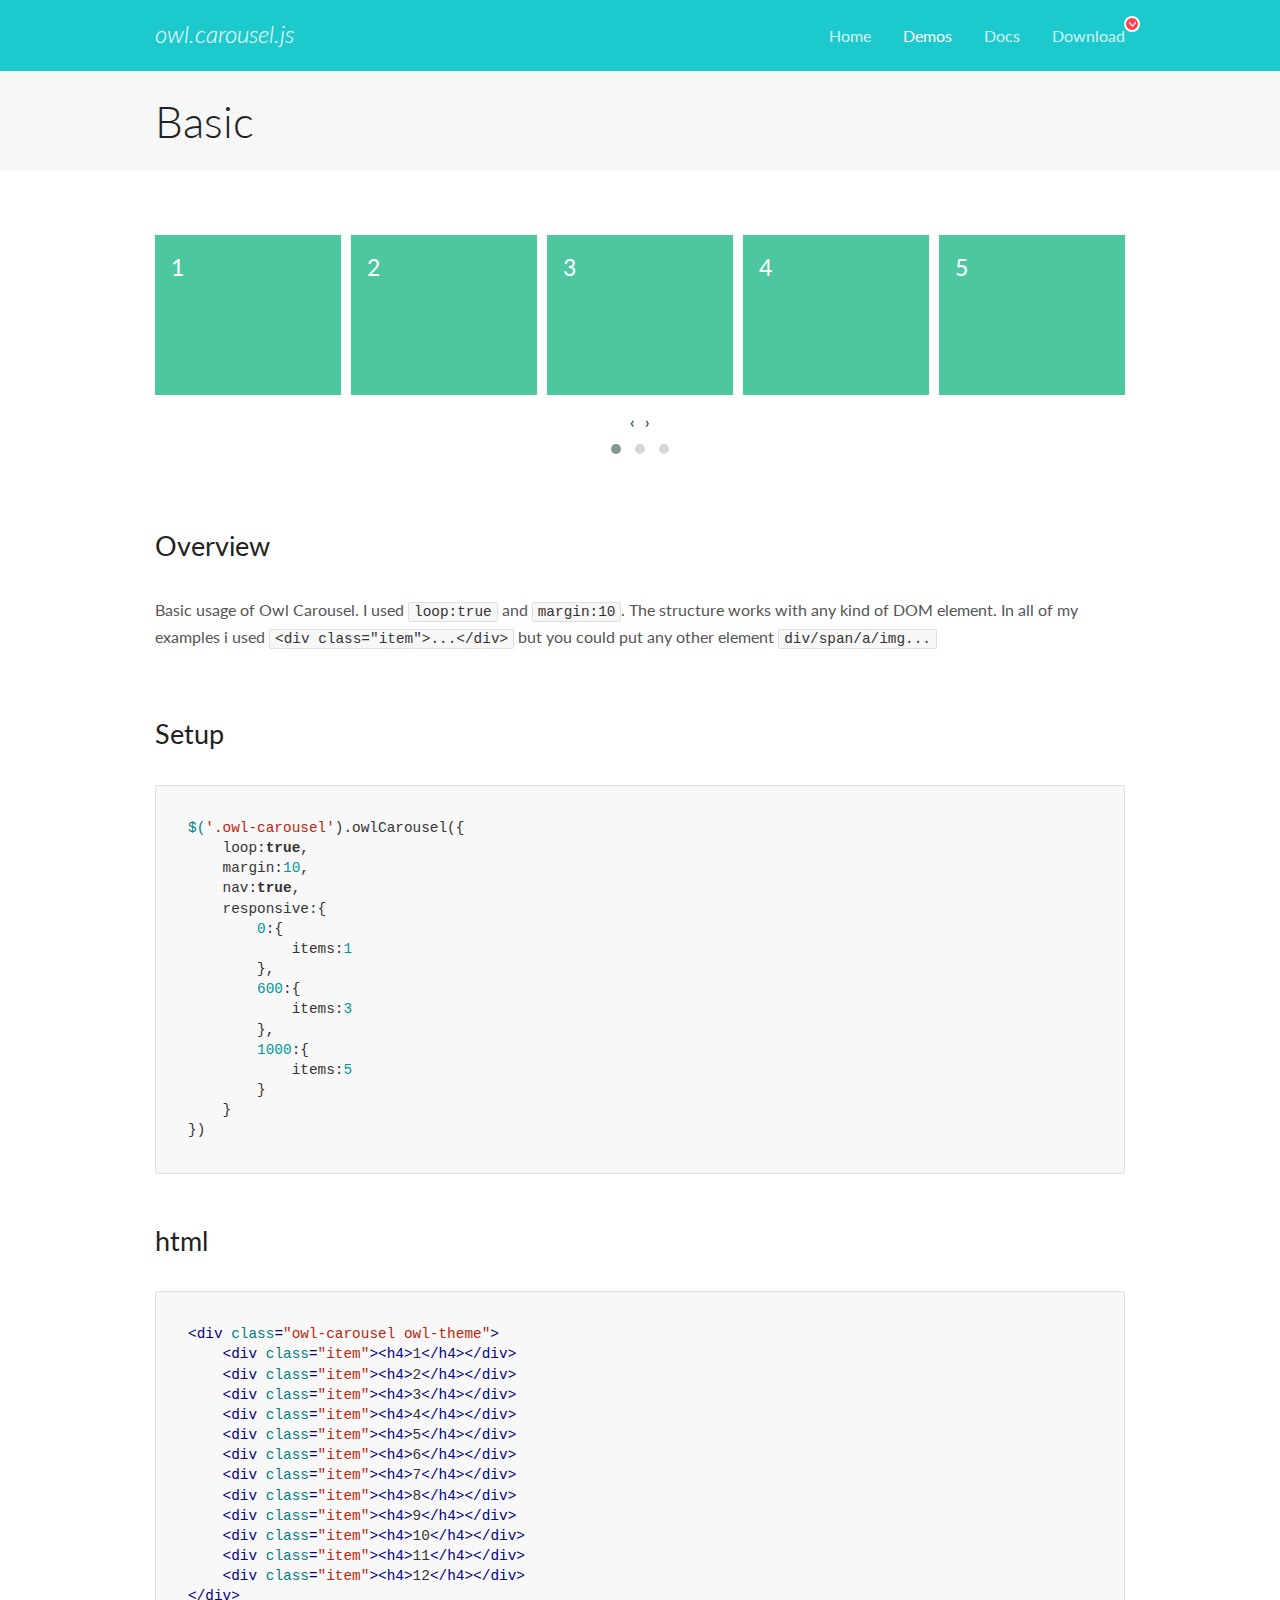
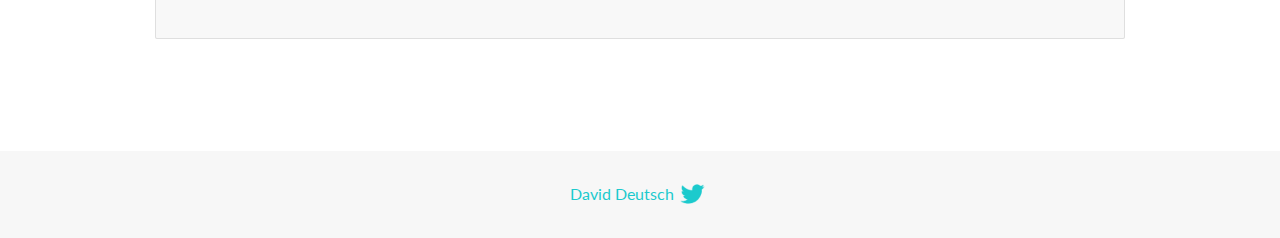
<file: public/scripts/OwlCarousel2-2.3.4/docs/demos/basic.html>
<!DOCTYPE html>
<html lang="en">
  <head>

    <!-- head -->
    <meta charset="utf-8">
    <meta name="msapplication-tap-highlight" content="no" />
    <meta name="viewport" content="width=device-width, initial-scale=1.0" />
    <meta name="description" content="Basic usage demo">
    <meta name="author" content="David Deutsch">
    <title>
      Basic Demo | Owl Carousel | 2.3.4
    </title>

    <!-- Stylesheets -->
    <link href='https://fonts.googleapis.com/css?family=Lato:300,400,700,400italic,300italic' rel='stylesheet' type='text/css'>
    <link rel="stylesheet" href="../assets/css/docs.theme.min.css">

    <!-- Owl Stylesheets -->
    <link rel="stylesheet" href="../assets/owlcarousel/assets/owl.carousel.min.css">
    <link rel="stylesheet" href="../assets/owlcarousel/assets/owl.theme.default.min.css">

    <!-- HTML5 shim and Respond.js IE8 support of HTML5 elements and media queries -->

    <!--[if lt IE 9]>
      <script src="https://oss.maxcdn.com/libs/html5shiv/3.7.0/html5shiv.js"></script>
      <script src="https://oss.maxcdn.com/libs/respond.js/1.3.0/respond.min.js"></script>
    <![endif]-->

    <!-- Favicons -->
    <link rel="apple-touch-icon-precomposed" sizes="144x144" href="../assets/ico/apple-touch-icon-144-precomposed.png">
    <link rel="shortcut icon" href="../assets/ico/favicon.png">
    <link rel="shortcut icon" href="favicon.ico">

    <!-- Yeah i know js should not be in header. Its required for demos.-->

    <!-- javascript -->
    <script src="../assets/vendors/jquery.min.js"></script>
    <script src="../assets/owlcarousel/owl.carousel.js"></script>
  </head>
  <body>

    <!-- header -->
    <header class="header">
      <div class="row">
        <div class="large-12 columns">
          <div class="brand left">
            <h3>
              <a href="/OwlCarousel2/">owl.carousel.js</a> 
            </h3>
          </div>
          <a id="toggle-nav" class="right">
            <span></span> <span></span> <span></span> 
          </a> 
          <div class="nav-bar">
            <ul class="clearfix">
              <li> <a href="/OwlCarousel2/index.html">Home</a>  </li>
              <li class="active">
                <a href="/OwlCarousel2/demos/demos.html">Demos</a> 
              </li>
              <li> <a href="/OwlCarousel2/docs/started-welcome.html">Docs</a>  </li>
              <li>
                <a href="https://github.com/OwlCarousel2/OwlCarousel2/archive/2.3.4.zip">Download</a> 
                <span class="download"></span> 
              </li>
            </ul>
          </div>
        </div>
      </div>
    </header>

    <!-- title -->
    <section class="title">
      <div class="row">
        <div class="large-12 columns">
          <h1>Basic</h1>
        </div>
      </div>
    </section>

    <!--  Demos -->
    <section id="demos">
      <div class="row">
        <div class="large-12 columns">
          <div class="owl-carousel owl-theme">
            <div class="item">
              <h4>1</h4>
            </div>
            <div class="item">
              <h4>2</h4>
            </div>
            <div class="item">
              <h4>3</h4>
            </div>
            <div class="item">
              <h4>4</h4>
            </div>
            <div class="item">
              <h4>5</h4>
            </div>
            <div class="item">
              <h4>6</h4>
            </div>
            <div class="item">
              <h4>7</h4>
            </div>
            <div class="item">
              <h4>8</h4>
            </div>
            <div class="item">
              <h4>9</h4>
            </div>
            <div class="item">
              <h4>10</h4>
            </div>
            <div class="item">
              <h4>11</h4>
            </div>
            <div class="item">
              <h4>12</h4>
            </div>
          </div>
          <h3 id="overview">Overview</h3>
          <p>Basic usage of Owl Carousel. I used <code>loop:true</code> and <code>margin:10</code>. The structure works with any kind of DOM element. In all of my examples i used <code>&lt;div class=&quot;item&quot;&gt;...&lt;/div&gt;</code> but you could
            put any other element <code>div/span/a/img...</code></p>
          <h3 id="setup">Setup</h3>
          <pre><code>$(&#39;.owl-carousel&#39;).owlCarousel({
    loop:true,
    margin:10,
    nav:true,
    responsive:{
        0:{
            items:1
        },
        600:{
            items:3
        },
        1000:{
            items:5
        }
    }
})</code></pre>
          <h3 id="html">html</h3>
          <pre><code>&lt;div class=&quot;owl-carousel owl-theme&quot;&gt;
    &lt;div class=&quot;item&quot;&gt;&lt;h4&gt;1&lt;/h4&gt;&lt;/div&gt;
    &lt;div class=&quot;item&quot;&gt;&lt;h4&gt;2&lt;/h4&gt;&lt;/div&gt;
    &lt;div class=&quot;item&quot;&gt;&lt;h4&gt;3&lt;/h4&gt;&lt;/div&gt;
    &lt;div class=&quot;item&quot;&gt;&lt;h4&gt;4&lt;/h4&gt;&lt;/div&gt;
    &lt;div class=&quot;item&quot;&gt;&lt;h4&gt;5&lt;/h4&gt;&lt;/div&gt;
    &lt;div class=&quot;item&quot;&gt;&lt;h4&gt;6&lt;/h4&gt;&lt;/div&gt;
    &lt;div class=&quot;item&quot;&gt;&lt;h4&gt;7&lt;/h4&gt;&lt;/div&gt;
    &lt;div class=&quot;item&quot;&gt;&lt;h4&gt;8&lt;/h4&gt;&lt;/div&gt;
    &lt;div class=&quot;item&quot;&gt;&lt;h4&gt;9&lt;/h4&gt;&lt;/div&gt;
    &lt;div class=&quot;item&quot;&gt;&lt;h4&gt;10&lt;/h4&gt;&lt;/div&gt;
    &lt;div class=&quot;item&quot;&gt;&lt;h4&gt;11&lt;/h4&gt;&lt;/div&gt;
    &lt;div class=&quot;item&quot;&gt;&lt;h4&gt;12&lt;/h4&gt;&lt;/div&gt;
&lt;/div&gt;</code></pre>
          <script>
            $(document).ready(function() {
              var owl = $('.owl-carousel');
              owl.owlCarousel({
                margin: 10,
                nav: true,
                loop: true,
                responsive: {
                  0: {
                    items: 1
                  },
                  600: {
                    items: 3
                  },
                  1000: {
                    items: 5
                  }
                }
              })
            })
          </script>
        </div>
      </div>
    </section>

    <!-- footer -->
    <footer class="footer">
      <div class="row">
        <div class="large-12 columns">
          <h5>
            <a href="/OwlCarousel2/docs/support-contact.html">David Deutsch</a> 
            <a id="custom-tweet-button" href="https://twitter.com/share?url=https://github.com/OwlCarousel2/OwlCarousel2&text=Owl Carousel - This is so awesome! " target="_blank"></a> 
          </h5>
        </div>
      </div>
    </footer>

    <!-- vendors -->
    <script src="../assets/vendors/highlight.js"></script>
    <script src="../assets/js/app.js"></script>
  </body>
</html>
</file>
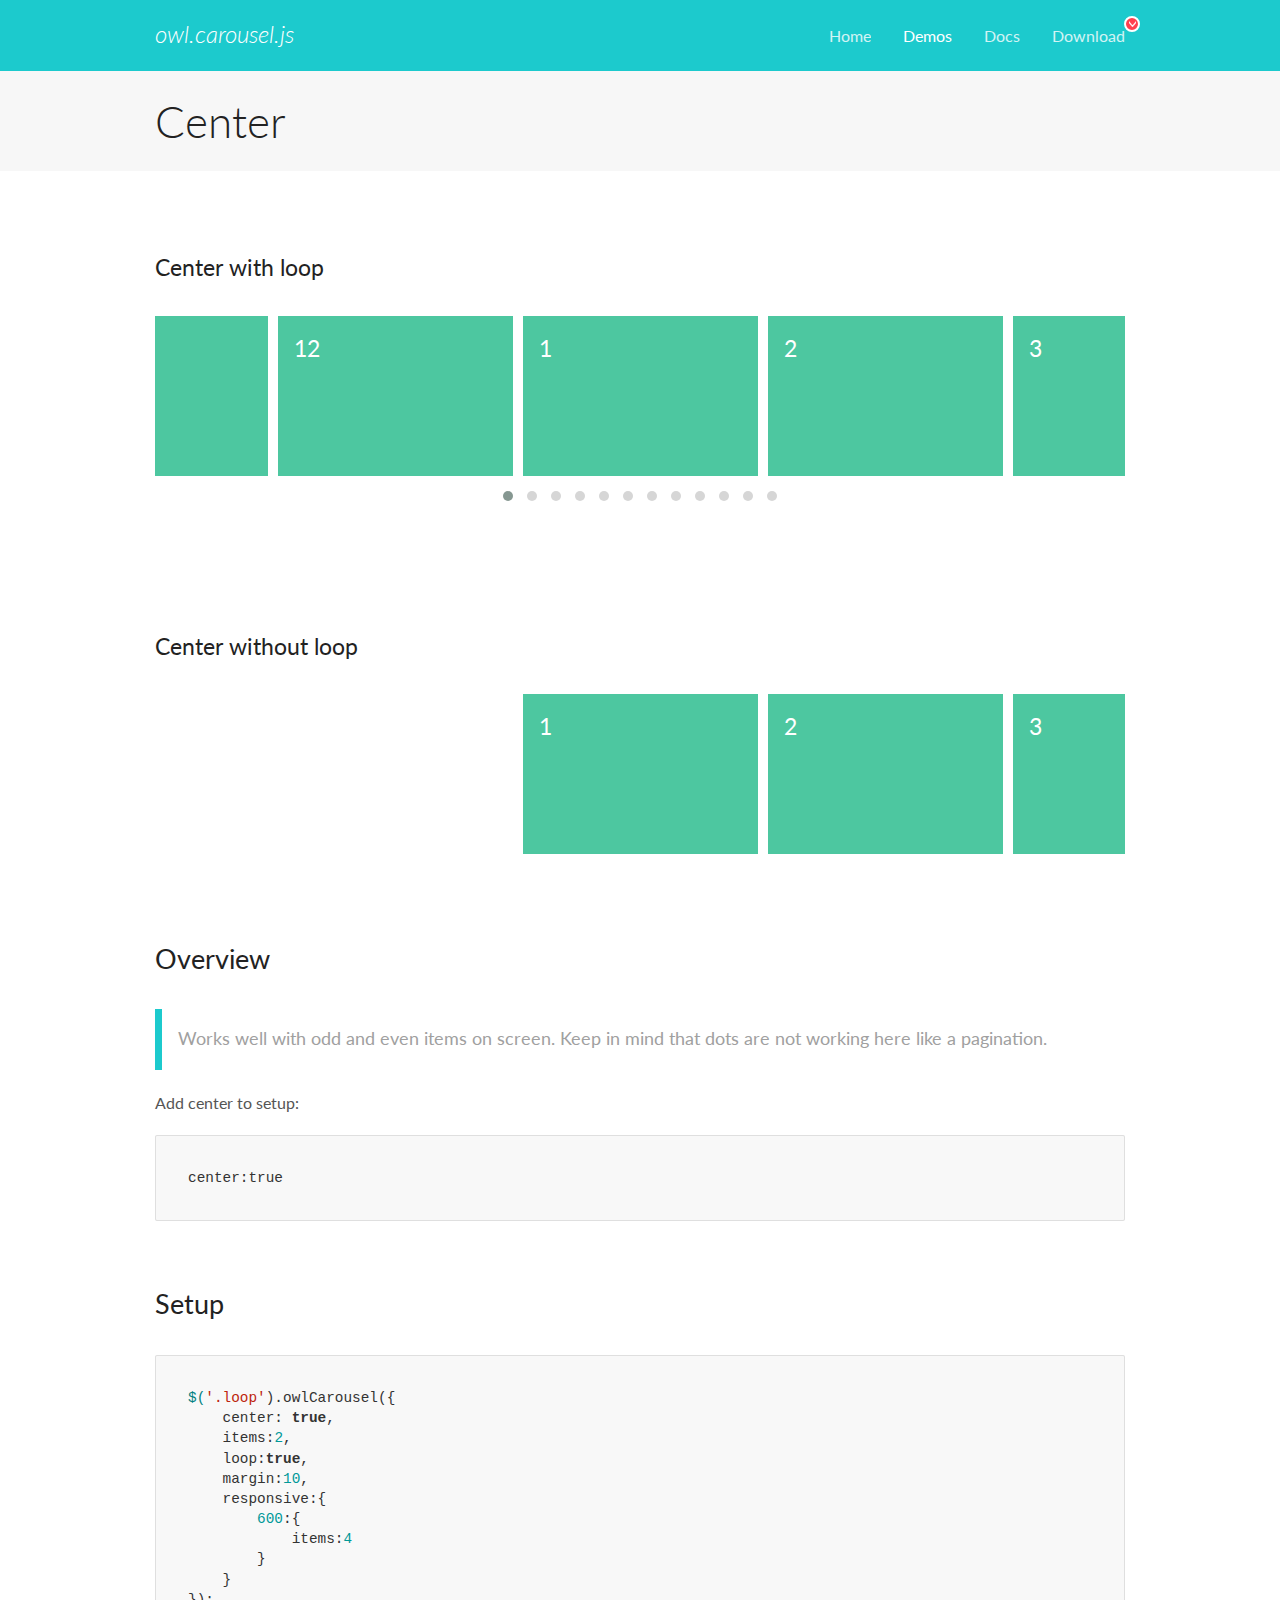
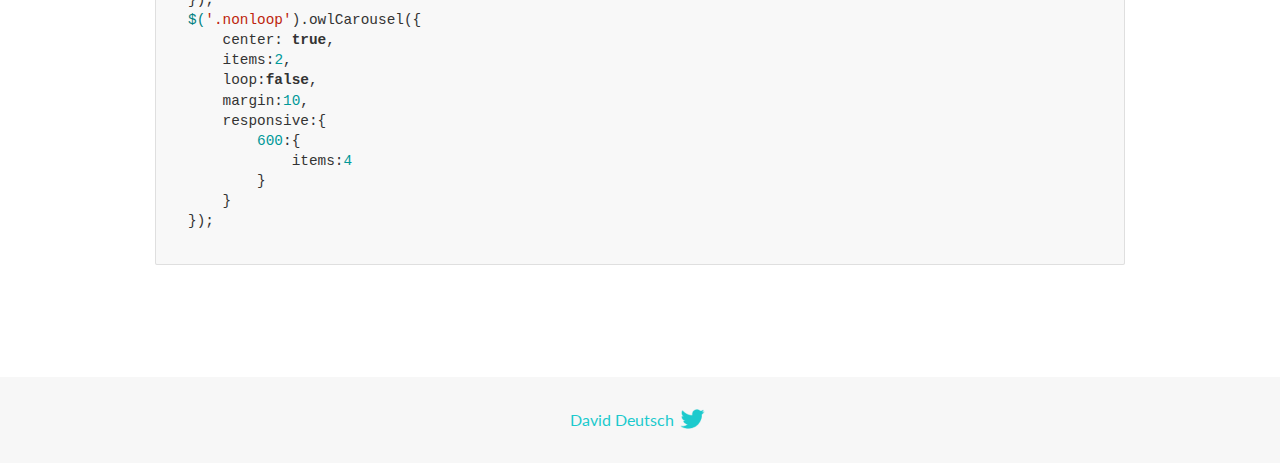
<file: public/scripts/OwlCarousel2-2.3.4/docs/demos/center.html>
<!DOCTYPE html>
<html lang="en">
  <head>

    <!-- head -->
    <meta charset="utf-8">
    <meta name="msapplication-tap-highlight" content="no" />
    <meta name="viewport" content="width=device-width, initial-scale=1.0" />
    <meta name="description" content="Center carousel">
    <meta name="author" content="David Deutsch">
    <title>
      Center Demo | Owl Carousel | 2.3.4
    </title>

    <!-- Stylesheets -->
    <link href='https://fonts.googleapis.com/css?family=Lato:300,400,700,400italic,300italic' rel='stylesheet' type='text/css'>
    <link rel="stylesheet" href="../assets/css/docs.theme.min.css">

    <!-- Owl Stylesheets -->
    <link rel="stylesheet" href="../assets/owlcarousel/assets/owl.carousel.min.css">
    <link rel="stylesheet" href="../assets/owlcarousel/assets/owl.theme.default.min.css">

    <!-- HTML5 shim and Respond.js IE8 support of HTML5 elements and media queries -->

    <!--[if lt IE 9]>
      <script src="https://oss.maxcdn.com/libs/html5shiv/3.7.0/html5shiv.js"></script>
      <script src="https://oss.maxcdn.com/libs/respond.js/1.3.0/respond.min.js"></script>
    <![endif]-->

    <!-- Favicons -->
    <link rel="apple-touch-icon-precomposed" sizes="144x144" href="../assets/ico/apple-touch-icon-144-precomposed.png">
    <link rel="shortcut icon" href="../assets/ico/favicon.png">
    <link rel="shortcut icon" href="favicon.ico">

    <!-- Yeah i know js should not be in header. Its required for demos.-->

    <!-- javascript -->
    <script src="../assets/vendors/jquery.min.js"></script>
    <script src="../assets/owlcarousel/owl.carousel.js"></script>
  </head>
  <body>

    <!-- header -->
    <header class="header">
      <div class="row">
        <div class="large-12 columns">
          <div class="brand left">
            <h3>
              <a href="/OwlCarousel2/">owl.carousel.js</a> 
            </h3>
          </div>
          <a id="toggle-nav" class="right">
            <span></span> <span></span> <span></span> 
          </a> 
          <div class="nav-bar">
            <ul class="clearfix">
              <li> <a href="/OwlCarousel2/index.html">Home</a>  </li>
              <li class="active">
                <a href="/OwlCarousel2/demos/demos.html">Demos</a> 
              </li>
              <li> <a href="/OwlCarousel2/docs/started-welcome.html">Docs</a>  </li>
              <li>
                <a href="https://github.com/OwlCarousel2/OwlCarousel2/archive/2.3.4.zip">Download</a> 
                <span class="download"></span> 
              </li>
            </ul>
          </div>
        </div>
      </div>
    </header>

    <!-- title -->
    <section class="title">
      <div class="row">
        <div class="large-12 columns">
          <h1>Center</h1>
        </div>
      </div>
    </section>

    <!--  Demos -->
    <section id="demos">
      <div class="row">
        <div class="large-12 columns">
          <h4 id="center-with-loop">Center with loop</h4>
          <div class="loop owl-carousel owl-theme">
            <div class="item">
              <h4>1</h4>
            </div>
            <div class="item">
              <h4>2</h4>
            </div>
            <div class="item">
              <h4>3</h4>
            </div>
            <div class="item">
              <h4>4</h4>
            </div>
            <div class="item">
              <h4>5</h4>
            </div>
            <div class="item">
              <h4>6</h4>
            </div>
            <div class="item">
              <h4>7</h4>
            </div>
            <div class="item">
              <h4>8</h4>
            </div>
            <div class="item">
              <h4>9</h4>
            </div>
            <div class="item">
              <h4>10</h4>
            </div>
            <div class="item">
              <h4>11</h4>
            </div>
            <div class="item">
              <h4>12</h4>
            </div>
          </div>
          <br>
          <h4 id="center-without-loop">Center without loop</h4>
          <div class="nonloop owl-carousel">
            <div class="item">
              <h4>1</h4>
            </div>
            <div class="item">
              <h4>2</h4>
            </div>
            <div class="item">
              <h4>3</h4>
            </div>
            <div class="item">
              <h4>4</h4>
            </div>
            <div class="item">
              <h4>5</h4>
            </div>
            <div class="item">
              <h4>6</h4>
            </div>
            <div class="item">
              <h4>7</h4>
            </div>
            <div class="item">
              <h4>8</h4>
            </div>
            <div class="item">
              <h4>9</h4>
            </div>
            <div class="item">
              <h4>10</h4>
            </div>
            <div class="item">
              <h4>11</h4>
            </div>
            <div class="item">
              <h4>12</h4>
            </div>
          </div>
          <h3 id="overview">Overview</h3>
          <blockquote>
            <p>Works well with odd and even items on screen. Keep in mind that dots are not working here like a pagination.</p>
          </blockquote>
          <p>Add center to setup:</p>
          <pre><code>center:true</code></pre>
          <h3 id="setup">Setup</h3>
          <pre><code>$(&#39;.loop&#39;).owlCarousel({
    center: true,
    items:2,
    loop:true,
    margin:10,
    responsive:{
        600:{
            items:4
        }
    }
});
$(&#39;.nonloop&#39;).owlCarousel({
    center: true,
    items:2,
    loop:false,
    margin:10,
    responsive:{
        600:{
            items:4
        }
    }
});</code></pre>
          <script>
            jQuery(document).ready(function($) {
              $('.loop').owlCarousel({
                center: true,
                items: 2,
                loop: true,
                margin: 10,
                responsive: {
                  600: {
                    items: 4
                  }
                }
              });
              $('.nonloop').owlCarousel({
                center: true,
                items: 2,
                loop: false,
                margin: 10,
                responsive: {
                  600: {
                    items: 4
                  }
                }
              });
            });
          </script>
        </div>
      </div>
    </section>

    <!-- footer -->
    <footer class="footer">
      <div class="row">
        <div class="large-12 columns">
          <h5>
            <a href="/OwlCarousel2/docs/support-contact.html">David Deutsch</a> 
            <a id="custom-tweet-button" href="https://twitter.com/share?url=https://github.com/OwlCarousel2/OwlCarousel2&text=Owl Carousel - This is so awesome! " target="_blank"></a> 
          </h5>
        </div>
      </div>
    </footer>

    <!-- vendors -->
    <script src="../assets/vendors/highlight.js"></script>
    <script src="../assets/js/app.js"></script>
  </body>
</html>
</file>
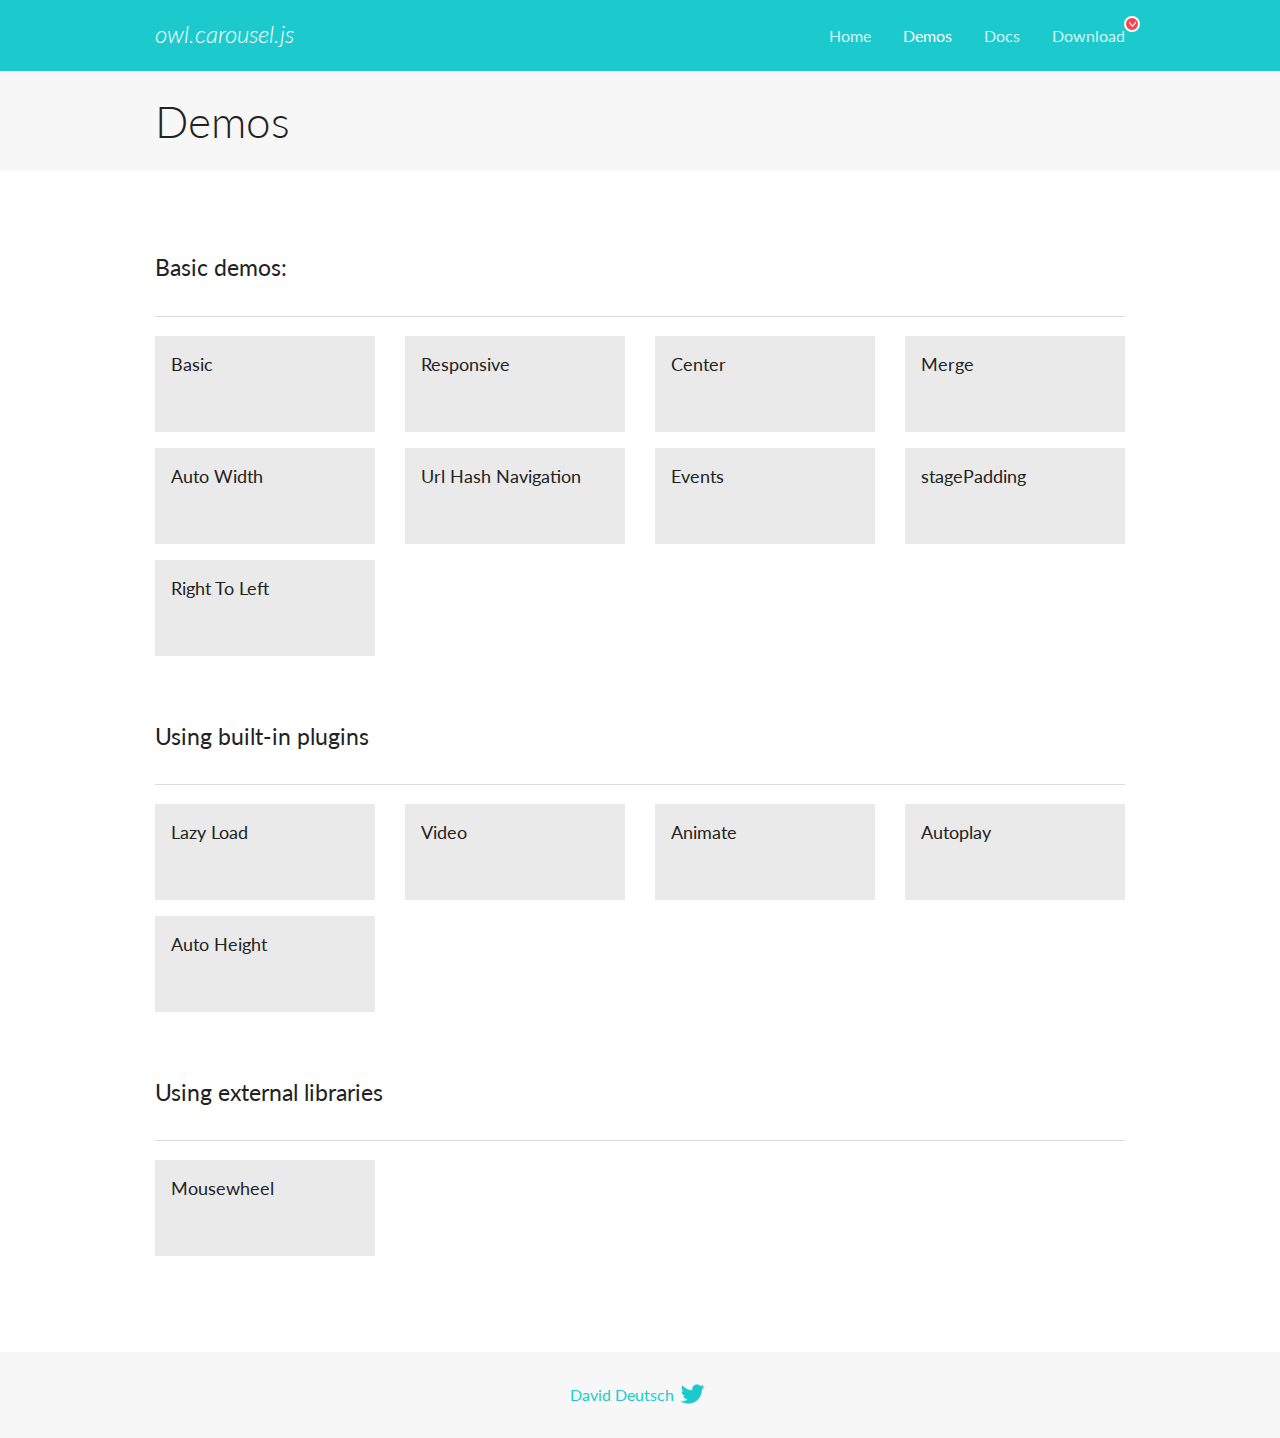
<file: public/scripts/OwlCarousel2-2.3.4/docs/demos/demos.html>
<!DOCTYPE html>
<html lang="en">
  <head>

    <!-- head -->
    <meta charset="utf-8">
    <meta name="msapplication-tap-highlight" content="no" />
    <meta name="viewport" content="width=device-width, initial-scale=1.0" />
    <meta name="description" content="A list of Owl Carousel examples.">
    <meta name="author" content="David Deutsch">
    <title>
      Demos | Owl Carousel | 2.3.4
    </title>

    <!-- Stylesheets -->
    <link href='https://fonts.googleapis.com/css?family=Lato:300,400,700,400italic,300italic' rel='stylesheet' type='text/css'>
    <link rel="stylesheet" href="../assets/css/docs.theme.min.css">

    <!-- Owl Stylesheets -->
    <link rel="stylesheet" href="../assets/owlcarousel/assets/owl.carousel.min.css">
    <link rel="stylesheet" href="../assets/owlcarousel/assets/owl.theme.default.min.css">

    <!-- HTML5 shim and Respond.js IE8 support of HTML5 elements and media queries -->

    <!--[if lt IE 9]>
      <script src="https://oss.maxcdn.com/libs/html5shiv/3.7.0/html5shiv.js"></script>
      <script src="https://oss.maxcdn.com/libs/respond.js/1.3.0/respond.min.js"></script>
    <![endif]-->

    <!-- Favicons -->
    <link rel="apple-touch-icon-precomposed" sizes="144x144" href="../assets/ico/apple-touch-icon-144-precomposed.png">
    <link rel="shortcut icon" href="../assets/ico/favicon.png">
    <link rel="shortcut icon" href="favicon.ico">

    <!-- Yeah i know js should not be in header. Its required for demos.-->

    <!-- javascript -->
    <script src="../assets/vendors/jquery.min.js"></script>
    <script src="../assets/owlcarousel/owl.carousel.js"></script>
  </head>
  <body>

    <!-- header -->
    <header class="header">
      <div class="row">
        <div class="large-12 columns">
          <div class="brand left">
            <h3>
              <a href="/OwlCarousel2/">owl.carousel.js</a> 
            </h3>
          </div>
          <a id="toggle-nav" class="right">
            <span></span> <span></span> <span></span> 
          </a> 
          <div class="nav-bar">
            <ul class="clearfix">
              <li> <a href="/OwlCarousel2/index.html">Home</a>  </li>
              <li class="active">
                <a href="/OwlCarousel2/demos/demos.html">Demos</a> 
              </li>
              <li> <a href="/OwlCarousel2/docs/started-welcome.html">Docs</a>  </li>
              <li>
                <a href="https://github.com/OwlCarousel2/OwlCarousel2/archive/2.3.4.zip">Download</a> 
                <span class="download"></span> 
              </li>
            </ul>
          </div>
        </div>
      </div>
    </header>

    <!-- title -->
    <section class="title">
      <div class="row">
        <div class="large-12 columns">
          <h1>Demos</h1>
        </div>
      </div>
    </section>

    <!--  Demos -->
    <section id="demos">
      <div class="row">
        <div class="large-12 columns">
          <h4 id="basic-demos-">Basic demos:</h4>
          <hr>
          <div class="demo-list">
            <div class="row">
              <div class="small-6 medium-4 large-3 columns">
                <a href="basic.html" class="demo-block">
                  <h5>Basic </h5>
                </a> 
              </div>
              <div class="small-6 medium-4 large-3 columns">
                <a href="responsive.html" class="demo-block">
                  <h5>Responsive </h5>
                </a> 
              </div>
              <div class="small-6 medium-4 large-3 columns">
                <a href="center.html" class="demo-block">
                  <h5>Center </h5>
                </a> 
              </div>
              <div class="small-6 medium-4 large-3 columns">
                <a href="merge.html" class="demo-block">
                  <h5>Merge </h5>
                </a> 
              </div>
              <div class="small-6 medium-4 large-3 columns">
                <a href="autowidth.html" class="demo-block">
                  <h5>Auto Width </h5>
                </a> 
              </div>
              <div class="small-6 medium-4 large-3 columns">
                <a href="urlhashnav.html" class="demo-block">
                  <h5>Url Hash Navigation </h5>
                </a> 
              </div>
              <div class="small-6 medium-4 large-3 columns">
                <a href="events.html" class="demo-block">
                  <h5>Events </h5>
                </a> 
              </div>
              <div class="small-6 medium-4 large-3 columns">
                <a href="stagepadding.html" class="demo-block">
                  <h5>stagePadding </h5>
                </a> 
              </div>
              <div class="small-6 medium-4 large-3 columns">
                <a href="rtl.html" class="demo-block">
                  <h5>Right To Left </h5>
                </a> 
              </div>
            </div>
          </div>
          <h4 id="using-built-in-plugins">Using built-in plugins</h4>
          <hr>
          <div class="demo-list">
            <div class="row">
              <div class="small-6 medium-4 large-3 columns">
                <a href="lazyLoad.html" class="demo-block">
                  <h5>Lazy Load </h5>
                </a> 
              </div>
              <div class="small-6 medium-4 large-3 columns">
                <a href="video.html" class="demo-block">
                  <h5>Video </h5>
                </a> 
              </div>
              <div class="small-6 medium-4 large-3 columns">
                <a href="animate.html" class="demo-block">
                  <h5>Animate </h5>
                </a> 
              </div>
              <div class="small-6 medium-4 large-3 columns">
                <a href="autoplay.html" class="demo-block">
                  <h5>Autoplay </h5>
                </a> 
              </div>
              <div class="small-6 medium-4 large-3 columns">
                <a href="autoheight.html" class="demo-block">
                  <h5>Auto Height </h5>
                </a> 
              </div>
            </div>
          </div>
          <h4 id="using-external-libraries">Using external libraries</h4>
          <hr>
          <div class="demo-list">
            <div class="row">
              <div class="small-6 medium-4 large-3 columns">
                <a href="mousewheel.html" class="demo-block">
                  <h5>Mousewheel </h5>
                </a> 
              </div>
            </div>
          </div>
        </div>
      </div>
    </section>

    <!-- footer -->
    <footer class="footer">
      <div class="row">
        <div class="large-12 columns">
          <h5>
            <a href="/OwlCarousel2/docs/support-contact.html">David Deutsch</a> 
            <a id="custom-tweet-button" href="https://twitter.com/share?url=https://github.com/OwlCarousel2/OwlCarousel2&text=Owl Carousel - This is so awesome! " target="_blank"></a> 
          </h5>
        </div>
      </div>
    </footer>

    <!-- vendors -->
    <script src="../assets/vendors/highlight.js"></script>
    <script src="../assets/js/app.js"></script>
  </body>
</html>
</file>
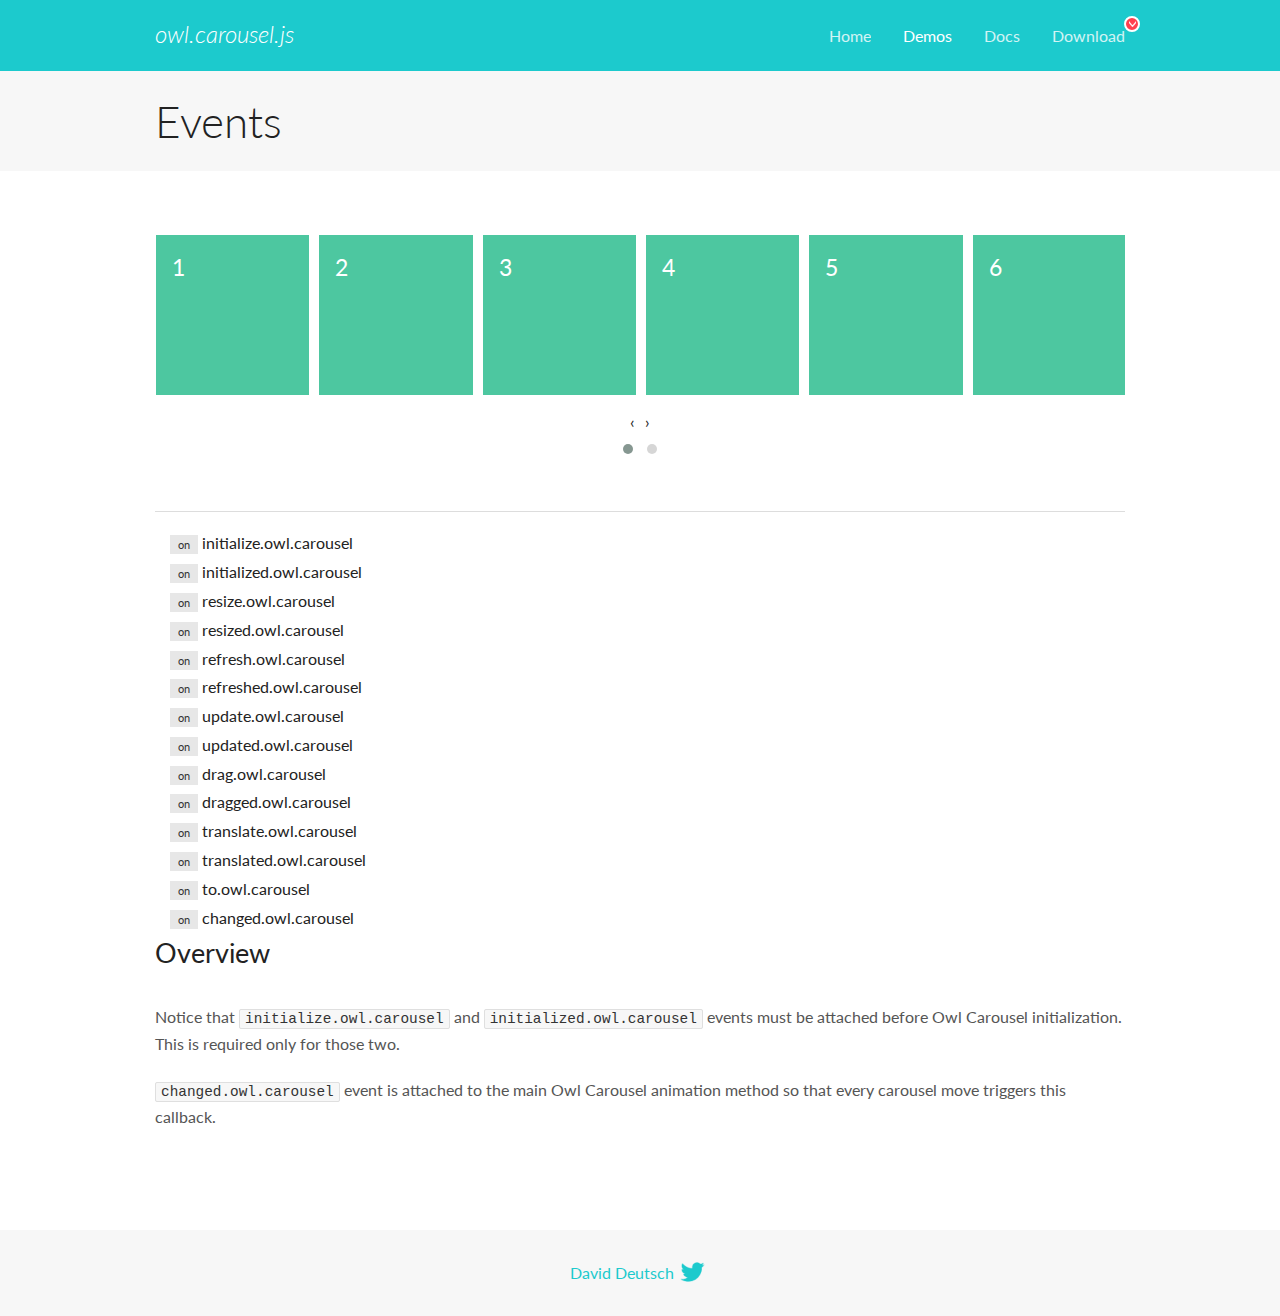
<file: public/scripts/OwlCarousel2-2.3.4/docs/demos/events.html>
<!DOCTYPE html>
<html lang="en">
  <head>

    <!-- head -->
    <meta charset="utf-8">
    <meta name="msapplication-tap-highlight" content="no" />
    <meta name="viewport" content="width=device-width, initial-scale=1.0" />
    <meta name="description" content="Events usage demo">
    <meta name="author" content="David Deutsch">
    <title>
      Events Demo | Owl Carousel | 2.3.4
    </title>

    <!-- Stylesheets -->
    <link href='https://fonts.googleapis.com/css?family=Lato:300,400,700,400italic,300italic' rel='stylesheet' type='text/css'>
    <link rel="stylesheet" href="../assets/css/docs.theme.min.css">

    <!-- Owl Stylesheets -->
    <link rel="stylesheet" href="../assets/owlcarousel/assets/owl.carousel.min.css">
    <link rel="stylesheet" href="../assets/owlcarousel/assets/owl.theme.default.min.css">

    <!-- HTML5 shim and Respond.js IE8 support of HTML5 elements and media queries -->

    <!--[if lt IE 9]>
      <script src="https://oss.maxcdn.com/libs/html5shiv/3.7.0/html5shiv.js"></script>
      <script src="https://oss.maxcdn.com/libs/respond.js/1.3.0/respond.min.js"></script>
    <![endif]-->

    <!-- Favicons -->
    <link rel="apple-touch-icon-precomposed" sizes="144x144" href="../assets/ico/apple-touch-icon-144-precomposed.png">
    <link rel="shortcut icon" href="../assets/ico/favicon.png">
    <link rel="shortcut icon" href="favicon.ico">

    <!-- Yeah i know js should not be in header. Its required for demos.-->

    <!-- javascript -->
    <script src="../assets/vendors/jquery.min.js"></script>
    <script src="../assets/owlcarousel/owl.carousel.js"></script>
  </head>
  <body>

    <!-- header -->
    <header class="header">
      <div class="row">
        <div class="large-12 columns">
          <div class="brand left">
            <h3>
              <a href="/OwlCarousel2/">owl.carousel.js</a> 
            </h3>
          </div>
          <a id="toggle-nav" class="right">
            <span></span> <span></span> <span></span> 
          </a> 
          <div class="nav-bar">
            <ul class="clearfix">
              <li> <a href="/OwlCarousel2/index.html">Home</a>  </li>
              <li class="active">
                <a href="/OwlCarousel2/demos/demos.html">Demos</a> 
              </li>
              <li> <a href="/OwlCarousel2/docs/started-welcome.html">Docs</a>  </li>
              <li>
                <a href="https://github.com/OwlCarousel2/OwlCarousel2/archive/2.3.4.zip">Download</a> 
                <span class="download"></span> 
              </li>
            </ul>
          </div>
        </div>
      </div>
    </header>

    <!-- title -->
    <section class="title">
      <div class="row">
        <div class="large-12 columns">
          <h1>Events</h1>
        </div>
      </div>
    </section>

    <!--  Demos -->
    <section id="demos">
      <div class="row">
        <div class="large-12 columns">
          <div class="owl-carousel owl-theme">
            <div class="item">
              <h4>1</h4>
            </div>
            <div class="item">
              <h4>2</h4>
            </div>
            <div class="item">
              <h4>3</h4>
            </div>
            <div class="item">
              <h4>4</h4>
            </div>
            <div class="item">
              <h4>5</h4>
            </div>
            <div class="item">
              <h4>6</h4>
            </div>
            <div class="item">
              <h4>7</h4>
            </div>
            <div class="item">
              <h4>8</h4>
            </div>
            <div class="item">
              <h4>9</h4>
            </div>
            <div class="item">
              <h4>10</h4>
            </div>
            <div class="item">
              <h4>11</h4>
            </div>
            <div class="item">
              <h4>12</h4>
            </div>
          </div>
          <hr>
          <div class="large-12 columns callbacks">
            <div><span class="label secondary initialize">on</span>  initialize.owl.carousel </div>
            <div><span class="label secondary initialized">on</span>  initialized.owl.carousel </div>
            <div><span class="label secondary resize">on</span>  resize.owl.carousel </div>
            <div><span class="label secondary resized">on</span>  resized.owl.carousel </div>
            <div><span class="label secondary refresh">on</span>  refresh.owl.carousel </div>
            <div><span class="label secondary refreshed">on</span>  refreshed.owl.carousel </div>
            <div><span class="label secondary update">on</span>  update.owl.carousel </div>
            <div><span class="label secondary updated">on</span>  updated.owl.carousel </div>
            <div><span class="label secondary drag">on</span>  drag.owl.carousel </div>
            <div><span class="label secondary dragged">on</span>  dragged.owl.carousel </div>
            <div><span class="label secondary translate">on</span>  translate.owl.carousel </div>
            <div><span class="label secondary translated">on</span>  translated.owl.carousel </div>
            <div><span class="label secondary to">on</span>  to.owl.carousel </div>
            <div><span class="label secondary changed">on</span>  changed.owl.carousel </div>
          </div>
          <h3 id="overview">Overview</h3>
          <p>Notice that <code>initialize.owl.carousel</code> and <code>initialized.owl.carousel</code> events must be attached before Owl Carousel initialization. This is required only for those two.</p>
          <p><code>changed.owl.carousel</code> event is attached to the main Owl Carousel animation method so that every carousel move triggers this callback.</p>
          <script>
            jQuery(document).ready(function($) {
              var owl = $('.owl-carousel');
              owl.on('initialize.owl.carousel initialized.owl.carousel ' +
                'initialize.owl.carousel initialize.owl.carousel ' +
                'resize.owl.carousel resized.owl.carousel ' +
                'refresh.owl.carousel refreshed.owl.carousel ' +
                'update.owl.carousel updated.owl.carousel ' +
                'drag.owl.carousel dragged.owl.carousel ' +
                'translate.owl.carousel translated.owl.carousel ' +
                'to.owl.carousel changed.owl.carousel',
                function(e) {
                  $('.' + e.type)
                    .removeClass('secondary')
                    .addClass('success');
                  window.setTimeout(function() {
                    $('.' + e.type)
                      .removeClass('success')
                      .addClass('secondary');
                  }, 500);
                });
              owl.owlCarousel({
                loop: true,
                nav: true,
                lazyLoad: true,
                margin: 10,
                video: true,
                responsive: {
                  0: {
                    items: 1
                  },
                  600: {
                    items: 3
                  },
                  960: {
                    items: 5,
                  },
                  1200: {
                    items: 6
                  }
                }
              });
            });
          </script>
        </div>
      </div>
    </section>

    <!-- footer -->
    <footer class="footer">
      <div class="row">
        <div class="large-12 columns">
          <h5>
            <a href="/OwlCarousel2/docs/support-contact.html">David Deutsch</a> 
            <a id="custom-tweet-button" href="https://twitter.com/share?url=https://github.com/OwlCarousel2/OwlCarousel2&text=Owl Carousel - This is so awesome! " target="_blank"></a> 
          </h5>
        </div>
      </div>
    </footer>

    <!-- vendors -->
    <script src="../assets/vendors/highlight.js"></script>
    <script src="../assets/js/app.js"></script>
  </body>
</html>
</file>
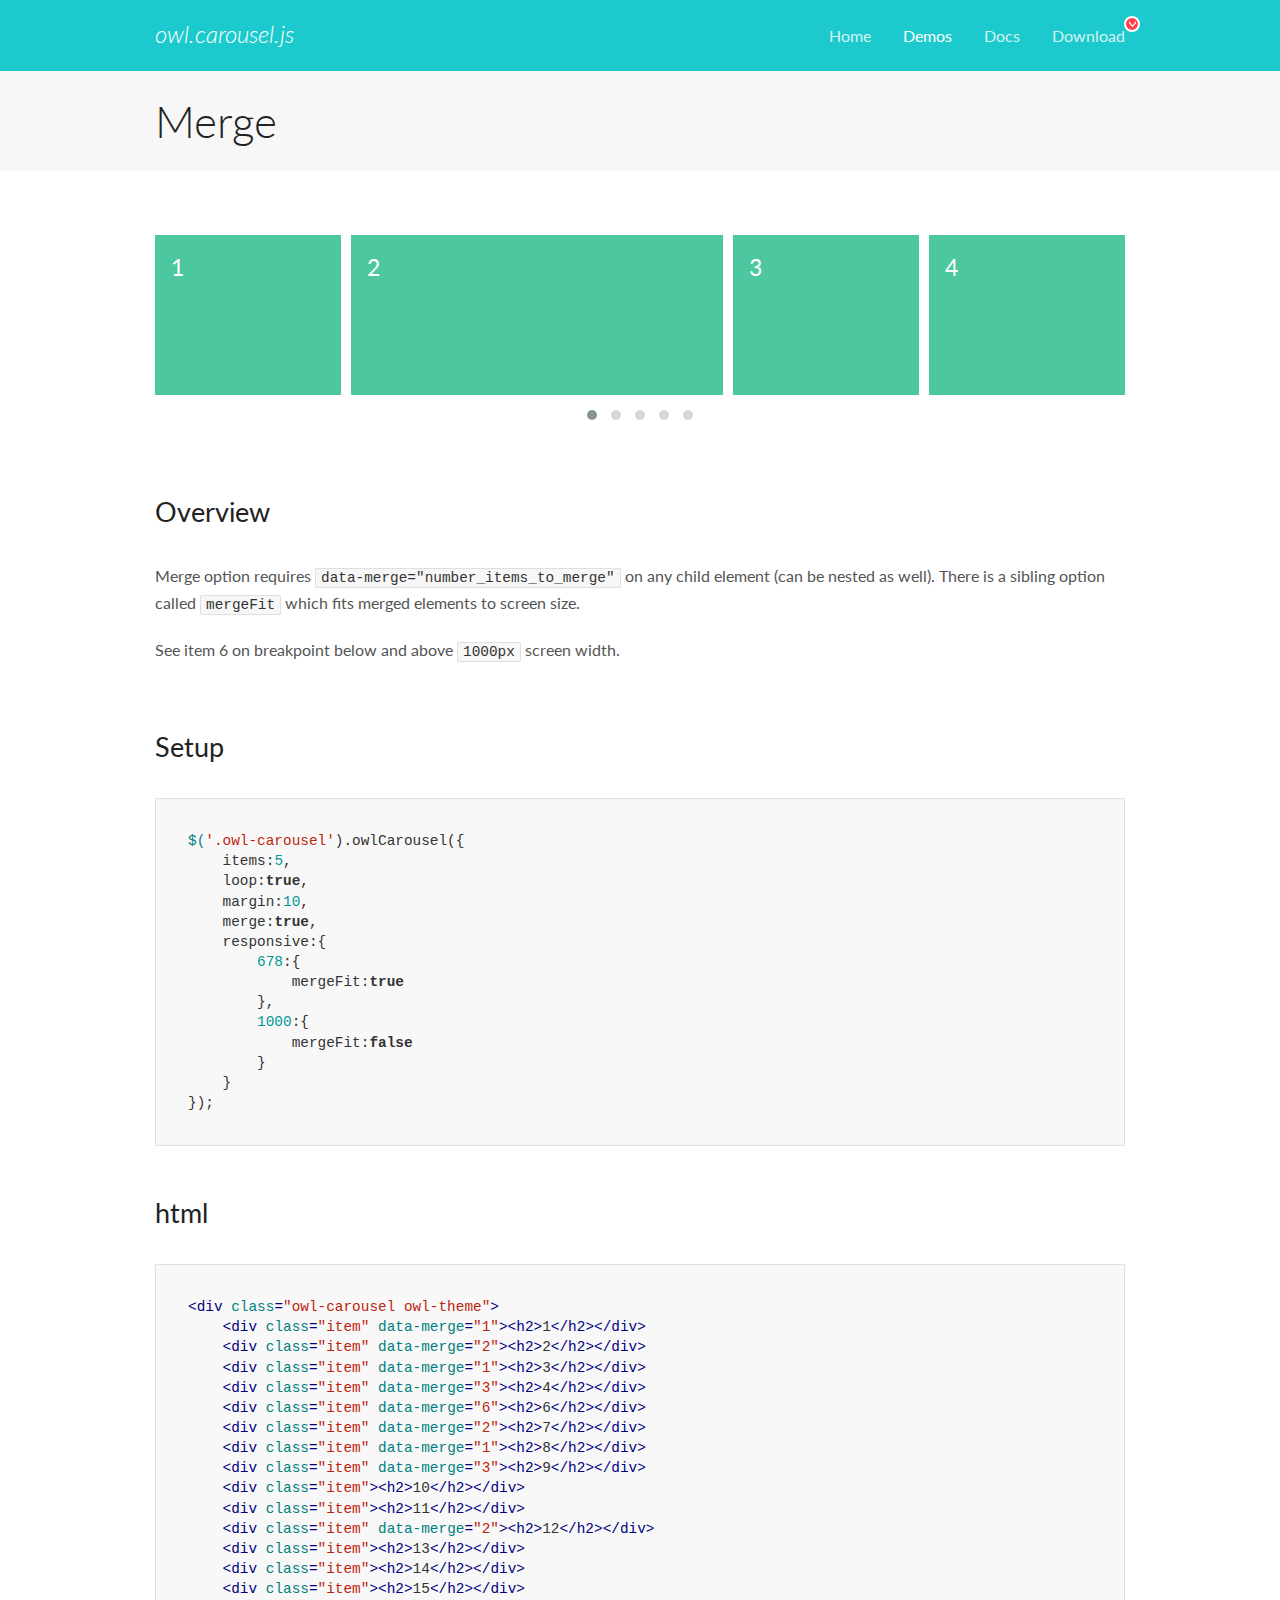
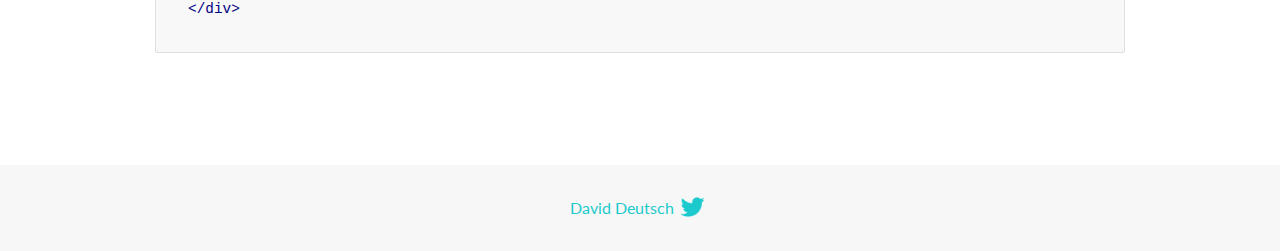
<file: public/scripts/OwlCarousel2-2.3.4/docs/demos/merge.html>
<!DOCTYPE html>
<html lang="en">
  <head>

    <!-- head -->
    <meta charset="utf-8">
    <meta name="msapplication-tap-highlight" content="no" />
    <meta name="viewport" content="width=device-width, initial-scale=1.0" />
    <meta name="description" content="Merge Items">
    <meta name="author" content="David Deutsch">
    <title>
      Merge Demo | Owl Carousel | 2.3.4
    </title>

    <!-- Stylesheets -->
    <link href='https://fonts.googleapis.com/css?family=Lato:300,400,700,400italic,300italic' rel='stylesheet' type='text/css'>
    <link rel="stylesheet" href="../assets/css/docs.theme.min.css">

    <!-- Owl Stylesheets -->
    <link rel="stylesheet" href="../assets/owlcarousel/assets/owl.carousel.min.css">
    <link rel="stylesheet" href="../assets/owlcarousel/assets/owl.theme.default.min.css">

    <!-- HTML5 shim and Respond.js IE8 support of HTML5 elements and media queries -->

    <!--[if lt IE 9]>
      <script src="https://oss.maxcdn.com/libs/html5shiv/3.7.0/html5shiv.js"></script>
      <script src="https://oss.maxcdn.com/libs/respond.js/1.3.0/respond.min.js"></script>
    <![endif]-->

    <!-- Favicons -->
    <link rel="apple-touch-icon-precomposed" sizes="144x144" href="../assets/ico/apple-touch-icon-144-precomposed.png">
    <link rel="shortcut icon" href="../assets/ico/favicon.png">
    <link rel="shortcut icon" href="favicon.ico">

    <!-- Yeah i know js should not be in header. Its required for demos.-->

    <!-- javascript -->
    <script src="../assets/vendors/jquery.min.js"></script>
    <script src="../assets/owlcarousel/owl.carousel.js"></script>
  </head>
  <body>

    <!-- header -->
    <header class="header">
      <div class="row">
        <div class="large-12 columns">
          <div class="brand left">
            <h3>
              <a href="/OwlCarousel2/">owl.carousel.js</a> 
            </h3>
          </div>
          <a id="toggle-nav" class="right">
            <span></span> <span></span> <span></span> 
          </a> 
          <div class="nav-bar">
            <ul class="clearfix">
              <li> <a href="/OwlCarousel2/index.html">Home</a>  </li>
              <li class="active">
                <a href="/OwlCarousel2/demos/demos.html">Demos</a> 
              </li>
              <li> <a href="/OwlCarousel2/docs/started-welcome.html">Docs</a>  </li>
              <li>
                <a href="https://github.com/OwlCarousel2/OwlCarousel2/archive/2.3.4.zip">Download</a> 
                <span class="download"></span> 
              </li>
            </ul>
          </div>
        </div>
      </div>
    </header>

    <!-- title -->
    <section class="title">
      <div class="row">
        <div class="large-12 columns">
          <h1>Merge</h1>
        </div>
      </div>
    </section>

    <!--  Demos -->
    <section id="demos">
      <div class="row">
        <div class="large-12 columns">
          <div class="owl-carousel owl-theme">
            <div class="item" data-merge="1">
              <h4>1</h4>
            </div>
            <div class="item" data-merge="2">
              <h4>2</h4>
            </div>
            <div class="item" data-merge="1">
              <h4>3</h4>
            </div>
            <div class="item" data-merge="3">
              <h4>4</h4>
            </div>
            <div class="item" data-merge="6">
              <h4>6</h4>
            </div>
            <div class="item" data-merge="2">
              <h4>7</h4>
            </div>
            <div class="item" data-merge="1">
              <h4>8</h4>
            </div>
            <div class="item" data-merge="3">
              <h4>9</h4>
            </div>
            <div class="item">
              <h4>10</h4>
            </div>
            <div class="item">
              <h4>11</h4>
            </div>
            <div class="item" data-merge="2">
              <h4>12</h4>
            </div>
            <div class="item">
              <h4>13</h4>
            </div>
            <div class="item">
              <h4>14</h4>
            </div>
            <div class="item">
              <h4>15</h4>
            </div>
          </div>
          <h3 id="overview">Overview</h3>
          <p>Merge option requires <code>data-merge=&quot;number_items_to_merge&quot;</code> on any child element (can be nested as well). There is a sibling option called <code>mergeFit</code> which fits merged elements to screen size. </p>
          <p>See item 6 on breakpoint below and above <code>1000px</code> screen width.</p>
          <h3 id="setup">Setup</h3>
          <pre><code>$(&#39;.owl-carousel&#39;).owlCarousel({
    items:5,
    loop:true,
    margin:10,
    merge:true,
    responsive:{
        678:{
            mergeFit:true
        },
        1000:{
            mergeFit:false
        }
    }
});</code></pre>
          <h3 id="html">html</h3>
          <pre><code>&lt;div class=&quot;owl-carousel owl-theme&quot;&gt;
    &lt;div class=&quot;item&quot; data-merge=&quot;1&quot;&gt;&lt;h2&gt;1&lt;/h2&gt;&lt;/div&gt;
    &lt;div class=&quot;item&quot; data-merge=&quot;2&quot;&gt;&lt;h2&gt;2&lt;/h2&gt;&lt;/div&gt;
    &lt;div class=&quot;item&quot; data-merge=&quot;1&quot;&gt;&lt;h2&gt;3&lt;/h2&gt;&lt;/div&gt;
    &lt;div class=&quot;item&quot; data-merge=&quot;3&quot;&gt;&lt;h2&gt;4&lt;/h2&gt;&lt;/div&gt;
    &lt;div class=&quot;item&quot; data-merge=&quot;6&quot;&gt;&lt;h2&gt;6&lt;/h2&gt;&lt;/div&gt;
    &lt;div class=&quot;item&quot; data-merge=&quot;2&quot;&gt;&lt;h2&gt;7&lt;/h2&gt;&lt;/div&gt;
    &lt;div class=&quot;item&quot; data-merge=&quot;1&quot;&gt;&lt;h2&gt;8&lt;/h2&gt;&lt;/div&gt;
    &lt;div class=&quot;item&quot; data-merge=&quot;3&quot;&gt;&lt;h2&gt;9&lt;/h2&gt;&lt;/div&gt;
    &lt;div class=&quot;item&quot;&gt;&lt;h2&gt;10&lt;/h2&gt;&lt;/div&gt;
    &lt;div class=&quot;item&quot;&gt;&lt;h2&gt;11&lt;/h2&gt;&lt;/div&gt;
    &lt;div class=&quot;item&quot; data-merge=&quot;2&quot;&gt;&lt;h2&gt;12&lt;/h2&gt;&lt;/div&gt;
    &lt;div class=&quot;item&quot;&gt;&lt;h2&gt;13&lt;/h2&gt;&lt;/div&gt;
    &lt;div class=&quot;item&quot;&gt;&lt;h2&gt;14&lt;/h2&gt;&lt;/div&gt;
    &lt;div class=&quot;item&quot;&gt;&lt;h2&gt;15&lt;/h2&gt;&lt;/div&gt;
&lt;/div&gt;</code></pre>
          <script>
            $(document).ready(function() {
              $('.owl-carousel').owlCarousel({
                items: 5,
                loop: true,
                margin: 10,
                merge: true,
                responsive: {
                  678: {
                    mergeFit: true
                  },
                  1000: {
                    mergeFit: false
                  }
                }
              });
            })
          </script>
        </div>
      </div>
    </section>

    <!-- footer -->
    <footer class="footer">
      <div class="row">
        <div class="large-12 columns">
          <h5>
            <a href="/OwlCarousel2/docs/support-contact.html">David Deutsch</a> 
            <a id="custom-tweet-button" href="https://twitter.com/share?url=https://github.com/OwlCarousel2/OwlCarousel2&text=Owl Carousel - This is so awesome! " target="_blank"></a> 
          </h5>
        </div>
      </div>
    </footer>

    <!-- vendors -->
    <script src="../assets/vendors/highlight.js"></script>
    <script src="../assets/js/app.js"></script>
  </body>
</html>
</file>
<file: public/css/index.css>
@font-face {
    font-family: 'Helvetica';
    font-style: normal;
    font-weight: normal;
    src: local('Helvetica'), url('../fonts/Helvetica.ttf') format('truetype');
}

@font-face {
font-family: 'Helvetica Bold';
font-style: normal;
font-weight: bold;
src: local('Helvetica Bold'), url('../fonts/Helvetica-Bold.ttf') format('truetype');
}

@font-face {
    font-family: 'Helvetica Light';
    font-style: normal;
    font-weight: normal;
    src: local('Helvetica Light'), url('../fonts/Helvetica-Light.ttf'), format('truetype');
}

.btn-s {
    background-color:#5CB85F;
    font-family: Helvetica Bold;
    font-size: 14px;
}
.nav {
    --bs-nav-link-color: black;
}
.nav-link {
    font-family: Helvetica;
    font-size: 14px;
}
.header {
    --bs-nav-link-padding-x: 8.5rem;
    --bs-nav-link-padding-y: 2rem;
}
.col-picture {
    --bs-gutter-x: 0;
    --bs-gutter-y: 0;
    height: auto; 
    padding: 0; 
    margin: 0; 
    padding-top: 2rem;
}
.col-picture--service {
    display: flex;
    justify-content: space-around;
}

html, body {
    overflow-x: hidden;
}
.container-profile {
    background-color: #F1F3FF;
}
.container-description {
    --bs-gutter-x: 10%;
}
.container-services {
    padding-top: 100px;
    padding-bottom: 50px;
}
.container-why-us {
    padding-top: 100px;
    padding-bottom: 50px; 
}
.container-whyus {
    display: flex;
    flex-wrap: wrap;
    justify-content:space-around;
}
.container-testimonial {
    padding-top: 100px;
    padding-bottom: 50px; 
}
.container-carousel {
    max-width: 832px;
    background-color: #F1F3FF;
    padding-top: 50px;
    padding-bottom: 50px;
}
.container-testimonial__title {
    align-items: center;
}
.container-banner {
    padding-top: 50px;
    padding-bottom: 50px;
}
.container-faq {
    padding-top: 20px;
    padding-bottom: 100px;
}
.container-footer {
    display: flex;
    flex-direction: row;
    flex-wrap: wrap;
    justify-content:space-between;
    padding-top: 50px;
    padding-bottom: 100px;
}
.footer-adress {
    width: 268px;
}
.footer-nav {
    width: 79px;
}
.footer-social {
    width: 268px;
}
.footer-copyright {
    width: 268px;
}
.testimonial {
    width: 70%;
    height: auto;
    display: flex;
    flex-direction: row;
    flex-wrap: wrap;
    justify-content:space-between;
}
.col-picture--testimonial {
    width: 20%;
    display: flex;
    justify-content:space-around;
    align-items: center;
}
.picture-testimonial {
    width: 70px;
    height: 80px;
}
.col-testimonial {
    width: 77%;
    display: flex;
    flex-direction: column;
}
.col-description {
    padding-left: 8.5rem;
}
.col-why-us {
    max-width: 268px;
}
.description-content {
    max-width: 468px;
}
.list-container {
    display: flex;
    flex-direction: column;
    justify-content: space-between;
}
.banner {
    background-color: #0D28A6;
    color: white;
}
.accordion {
    height: 80%;
    display: flex;
    flex-direction: column;
    justify-items: stretch;
    gap: 16px;
}
.font__helvetica--small {
    font-family: Helvetica;
    font-size: 14px;
}
.font__helvetica--large {
    font-family: Helvetica;
    font-size: 36px;
}
.font__helvetica--small--bold {
    font-family: Helvetica Bold;
    font-size: 16px;
}
.font__helvetica--medium--bold {
    font-family: Helvetica Bold;
    font-size: 24px;
}
.font__helvetica--large--bold {
    font-family: Helvetica Bold;
    font-size: 36px;
}
.font__helvetica--small--light {
    font-family: Helvetica Light;
    font-size: 14px;
}
.font__helvetica--medium--light {
    font-family: Helvetica Light;
    font-size: 24px;
}
html {
    scroll-behavior: smooth;
}
.offcanvas {
    width: 250px;
}

.offcanvas-end {
    right: -250px;
    transition: right 0.3s ease-in-out;
}

.offcanvas.show {
    right: 0;
}
.navbar-toggler {
    display: none;
}


.search {
    margin-top: -50px;
  }
  
  .search .search__card {
    background: #FFFFFF;
    -webkit-box-shadow: 0px 0px 10px rgba(0, 0, 0, 0.15);
            box-shadow: 0px 0px 10px rgba(0, 0, 0, 0.15);
    border-radius: 8px;
  }

.search .search__card .search__time .form-select {
  background-image: url("../images/fi_clock.png");
  background-size: 20px auto;
}

.search .search__card .form-select:hover {
  border: 1px solid #5CB85F;
  border-radius: 2px;
}

.search .search__card .form-select option:hover, .search .search__card .form-select option:checked {
  background: #C9E7CA;
  color: #5CB85F;
}

.cars {
  margin-top: 30px;
}

.cars .card {
  width: 340px;
  -webkit-box-shadow: 0px 0px 4px rgba(0, 0, 0, 0.15);
          box-shadow: 0px 0px 4px rgba(0, 0, 0, 0.15);
  border-radius: 8px;
}

.cars .card .card-img-top {
  width: 320px;
  height: 180px;
  -o-object-fit: cover;
     object-fit: cover;
}

.cars .card .cars__p {
  font-size: 14px;
  line-height: 20px;
  height: 100px;
}


/* Mobile View */
@media (max-width: 500px) {
    .nav-pills {
        display: none;
    }
    .navbar-toggler {
        display: block;
    }
    .container-services {
        padding-top: 25px;
        padding-bottom: 25px;
    }
    .row-why-us {
        display: flex;
        flex-direction: column;
        gap: 50px;
    }
    .container-why-us {
        padding-top: 25px;
        padding-bottom: 25px;
    }
    .testimonial {
        width: 70%;
        height: auto;
        display: flex;
        flex-direction: column;
        flex-wrap: wrap;
        justify-content:space-between;
    }
    .col-picture--testimonial {
        width: 100%;
        display: flex;
        justify-content:space-around;
        padding-bottom: 20px;
    }
    .col-testimonial {
        width: 100%;
        display: flex;
        flex-direction: column;
        align-items: center;
    }
    .container-banner {
        padding-top: 25px;
        padding-bottom: 25px;
    }
    .container-faq {
        padding-top: 25px;
        padding-bottom: 25px;
    }
    .container-footer {
        display: flex;
        flex-direction: column;
        flex-wrap: wrap;
        justify-content:space-between;
        padding-top: 10px;
        padding-bottom: 50px;
        gap: 5px;
    }
    .nav-header {
        display: flex;
        flex-direction: row;
        flex-wrap: wrap;
        justify-content:space-between;
        gap: 50%; 
    }
}
</file>
<file: public/scripts/nice-select2/docs/dist/css/style.css>
code[class*=language-],pre[class*=language-]{border-radius:2px;color:#445870;hyphens:none;line-height:1.5;tab-size:4;text-align:left;white-space:pre;word-break:normal;word-spacing:normal;word-wrap:normal;direction:ltr;font-family:Inconsolata,monospace;font-size:13px;letter-spacing:0}pre[class*=language-]{padding:18px 24px;margin:0 0 24px;overflow:auto}:not(pre)>code[class*=language-],pre[class*=language-]{background:#f6f7f9}:not(pre)>code[class*=language-]{padding:0 2px 1px}.token.comment,.token.prolog,.token.doctype,.token.cdata{color:#90a1b5}.token.punctuation{color:#999}.namespace{opacity:.7}.token.property,.token.tag,.token.boolean,.token.number,.token.constant,.token.symbol,.token.deleted{color:#ec4444}.token.selector,.token.attr-name,.token.string,.token.char,.token.builtin,.token.inserted{color:#4abf60}.token.operator,.token.entity,.token.url,.language-css .token.string,.style .token.string{color:#a67f59;background:rgba(255,255,255,.5)}.token.atrule,.token.attr-value,.token.keyword{color:#55a1fb}.token.function{color:#dd4a68}.token.regex,.token.important,.token.variable{color:#e90}.token.important,.token.bold{font-weight:bold}.token.italic{font-style:italic}.token.entity{cursor:help}body{-webkit-font-smoothing:antialiased;-moz-osx-font-smoothing:grayscale;color:#445870;font-family:"Work Sans",sans-serif;font-size:14px;font-weight:normal;letter-spacing:-0.25px;margin:0;padding:0 18px}p{line-height:1.6;margin:0 0 1.6em}h1{font-size:36px;font-weight:300;letter-spacing:-2px;margin:0 0 24px}h2{font-size:22px;font-weight:700;margin:0 0 12px;padding-top:48px}h3{font-size:18px;font-weight:400;margin:0 0 12px;padding-top:12px}ul{margin:0;padding-left:16px}a:not(.button){color:#55a1fb;outline:none;text-decoration:none;-webkit-transition:all .2s ease-in-out;transition:all .2s ease-in-out;border-bottom:1px solid rgba(0,0,0,0)}a:not(.button):hover,a:not(.button):focus{border-bottom:1px solid #88bfff}::selection{background:#f3f4f7}.container{margin:96px auto 60px;max-width:40em}.box{background-color:#f6f7f9;border-radius:2px;margin-bottom:30px;padding:24px 30px}.box:before,.box:after{content:"";display:table}.box:after{clear:both}label{color:#90a1b5;font-size:11px;margin:0 2px 4px;text-transform:uppercase;float:left}label.right{float:right}.button{-webkit-tap-highlight-color:rgba(0,0,0,0);background-color:#55a1fb;border-radius:5px;border:none;box-sizing:border-box;color:#fff;cursor:pointer;display:inline-block;font-weight:600;height:38px;line-height:38px;outline:none;padding:0 24px;text-align:center;text-decoration:none;-webkit-transition:all .2s ease-in-out;transition:all .2s ease-in-out;white-space:nowrap;width:auto}.button:hover,.button:focus{background-color:#4196fb}.button:active{background-color:#2d8bfa}.button.light{background-color:#fff;border:1px solid #e8e8e8;color:#55a1fb;line-height:36px;margin-left:24px}.button.light:hover{border-color:#dbdbdb}.button.light:active,.button.light:focus{border-color:#88bfff}@media screen and (max-width: 360px){.button{width:100%}.button.light{margin:18px 0 0}}.header{text-align:center;margin-bottom:60px}@media screen and (min-width: 600px){.header{padding:0 18px}}.header p{color:#90a1b5;font-size:18px;margin-bottom:36px}.footer{text-align:center}.footer p{margin-bottom:90px}.credit{color:#90a1b5;clear:both;font-size:12px;margin-top:90px}
</file>
<file: public/scripts/nice-select2/docs/dist/css/nice-select2.css>
.nice-select{-webkit-tap-highlight-color:rgba(0,0,0,0);background-color:#fff;border-radius:5px;border:solid 1px #e8e8e8;box-sizing:border-box;clear:both;cursor:pointer;display:block;float:left;font-family:inherit;font-size:14px;font-weight:normal;height:38px;line-height:36px;outline:none;padding-left:18px;padding-right:30px;position:relative;text-align:left !important;transition:all .2s ease-in-out;user-select:none;white-space:nowrap;width:auto}.nice-select:hover{border-color:#dbdbdb}.nice-select:active,.nice-select.open,.nice-select:focus{border-color:#999}.nice-select:after{border-bottom:2px solid #999;border-right:2px solid #999;content:"";display:block;height:5px;margin-top:-4px;pointer-events:none;position:absolute;right:12px;top:50%;transform-origin:66% 66%;transform:rotate(45deg);transition:all .15s ease-in-out;width:5px}.nice-select.open:after{transform:rotate(-135deg)}.nice-select.open .nice-select-dropdown{opacity:1;pointer-events:auto;transform:scale(1) translateY(0)}.nice-select.disabled{border-color:#ededed;color:#999;pointer-events:none}.nice-select.disabled:after{border-color:#ccc}.nice-select.wide{width:100%}.nice-select.wide .nice-select-dropdown{left:0 !important;right:0 !important}.nice-select.right{float:right}.nice-select.right .nice-select-dropdown{left:auto;right:0}.nice-select.small{font-size:12px;height:36px;line-height:34px}.nice-select.small:after{height:4px;width:4px}.nice-select.small .option{line-height:34px;min-height:34px}.nice-select .nice-select-dropdown{margin-top:4px;background-color:#fff;border-radius:5px;box-shadow:0 0 0 1px rgba(68,68,68,.11);pointer-events:none;position:absolute;top:100%;left:0;transform-origin:50% 0;transform:scale(0.75) translateY(19px);transition:all .2s cubic-bezier(0.5, 0, 0, 1.25),opacity .15s ease-out;z-index:9;opacity:0}.nice-select .list{border-radius:5px;box-sizing:border-box;overflow:hidden;padding:0;max-height:210px;overflow-y:auto}.nice-select .list:hover .option:not(:hover){background-color:rgba(0,0,0,0) !important}.nice-select .option{cursor:pointer;font-weight:400;line-height:40px;list-style:none;outline:none;padding-left:18px;padding-right:29px;text-align:left;transition:all .2s}.nice-select .option:hover,.nice-select .option.focus,.nice-select .option.selected.focus{background-color:#f6f6f6}.nice-select .option.selected{font-weight:bold}.nice-select .option.disabled{background-color:rgba(0,0,0,0);color:#999;cursor:default}.nice-select .optgroup{font-weight:bold}.no-csspointerevents .nice-select .nice-select-dropdown{display:none}.no-csspointerevents .nice-select.open .nice-select-dropdown{display:block}.nice-select .list::-webkit-scrollbar{width:0}.nice-select .has-multiple{white-space:inherit;height:auto;padding:7px 12px;min-height:36px;line-height:22px}.nice-select .has-multiple span.current{border:1px solid #ccc;background:#eee;padding:0 10px;border-radius:3px;display:inline-block;line-height:24px;font-size:14px;margin-bottom:3px;margin-right:3px}.nice-select .has-multiple .multiple-options{display:block;line-height:24px;padding:0}.nice-select .nice-select-search-box{box-sizing:border-box;width:100%;padding:5px;pointer-events:none;border-radius:5px 5px 0 0}.nice-select .nice-select-search{box-sizing:border-box;background-color:#fff;border:1px solid #e8e8e8;border-radius:3px;color:#444;display:inline-block;vertical-align:middle;padding:7px 12px;margin:0 10px 0 0;width:100%;min-height:36px;line-height:22px;height:auto;outline:0 !important;font-size:14px}
</file>
